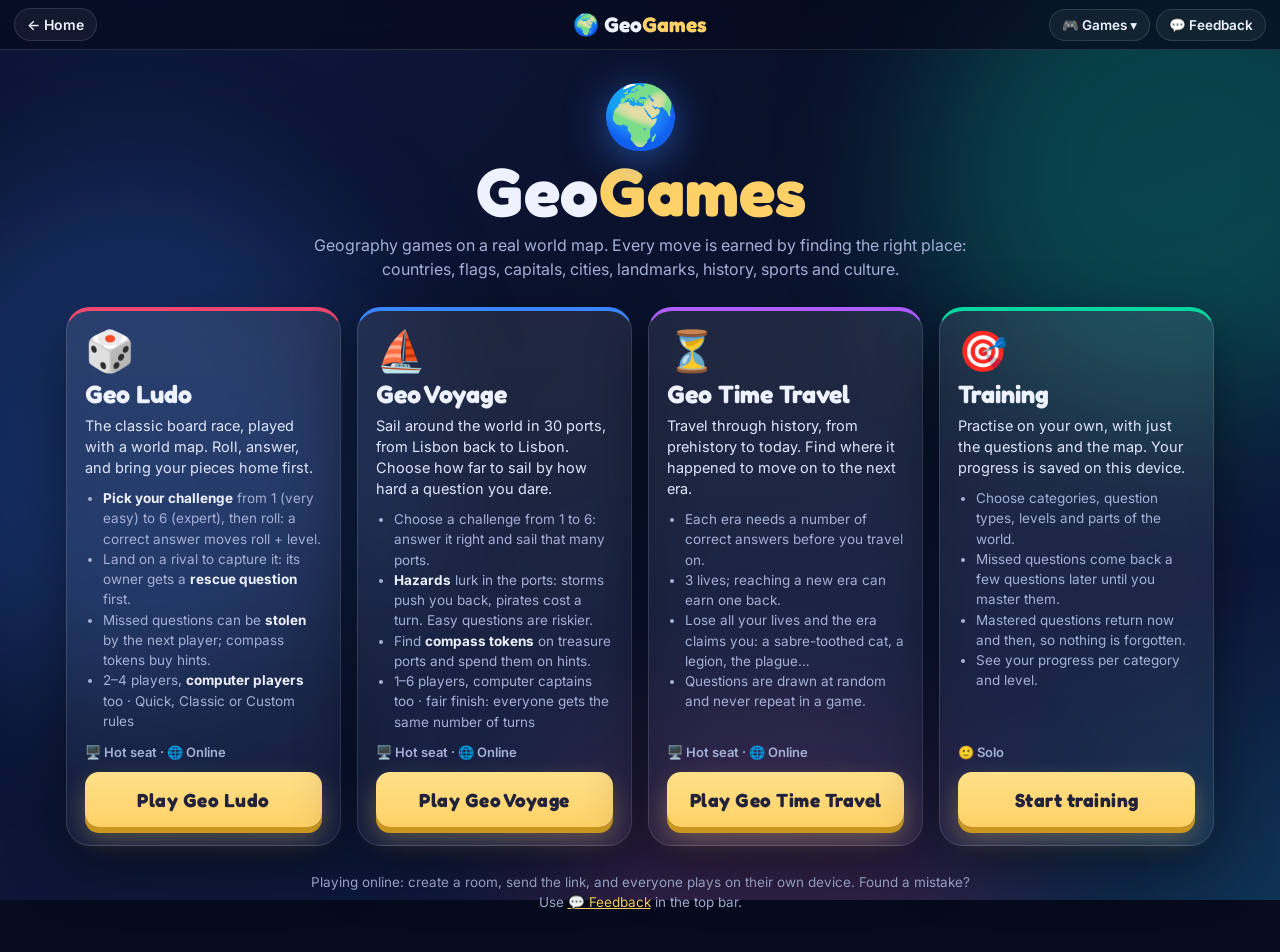
<file: index.html>
<!doctype html>
<html lang="en">
<head>
  <meta charset="utf-8">
  <meta name="viewport" content="width=device-width, initial-scale=1, viewport-fit=cover">
  <title>GeoGames — Geography games on the world map</title>
  <meta name="description" content="GeoGames: geography board and race games played on a real world map. Geo Ludo, Geo Voyage, Geo Time Travel and Training. Play on one device or online with friends.">
  <meta name="theme-color" content="#0b1230">
  <script>
    // Old Voyage invitation links pointed here (index.html?room=CODE): send them on to Voyage.
    if (/[?&]room=/.test(location.search)) location.replace('voyage.html' + location.search);
  </script>
  <link rel="preconnect" href="https://fonts.googleapis.com">
  <link rel="preconnect" href="https://fonts.gstatic.com" crossorigin>
  <link href="https://fonts.googleapis.com/css2?family=Fredoka:wght@500;600;700&family=Inter:wght@400;500;600;700&display=swap" rel="stylesheet">
  <link rel="stylesheet" href="css/style.css">
  <link rel="stylesheet" href="css/nav.css">
  <link rel="stylesheet" href="css/hub.css">
  <link rel="icon" href="data:image/svg+xml,<svg xmlns='http://www.w3.org/2000/svg' viewBox='0 0 100 100'><text y='.9em' font-size='90'>🌍</text></svg>">
</head>
<body class="hub">
  <div class="sky" aria-hidden="true"><span></span><span></span><span></span></div>

  <main class="hub-main">
    <header class="hub-hero">
      <div class="logo-globe" aria-hidden="true">🌍</div>
      <h1>Geo<span>Games</span></h1>
      <p>Geography games on a real world map. Every move is earned by finding the right place: countries, flags, capitals, cities, landmarks, history, sports and culture.</p>
    </header>

    <section class="hub-grid" aria-label="Games">
      <article class="hub-card" style="--gc:#ef476f">
        <div class="hub-icon" aria-hidden="true">🎲</div>
        <h2>Geo Ludo</h2>
        <p class="hub-desc">The classic board race, played with a world map. Roll, answer, and bring your pieces home first.</p>
        <ul>
          <li><b>Pick your challenge</b> from 1 (very easy) to 6 (expert), then roll: a correct answer moves roll + level.</li>
          <li>Land on a rival to capture it: its owner gets a <b>rescue question</b> first.</li>
          <li>Missed questions can be <b>stolen</b> by the next player; compass tokens buy hints.</li>
          <li>2–4 players, <b>computer players</b> too · Quick, Classic or Custom rules</li>
        </ul>
        <p class="hub-modes">🖥️ Hot seat · 🌐 Online</p>
        <a class="btn-primary big hub-play" href="ludo/">Play Geo Ludo</a>
      </article>

      <article class="hub-card" style="--gc:#3a86ff">
        <div class="hub-icon" aria-hidden="true">⛵</div>
        <h2>Geo Voyage</h2>
        <p class="hub-desc">Sail around the world in 30 ports, from Lisbon back to Lisbon. Choose how far to sail by how hard a question you dare.</p>
        <ul>
          <li>Choose a challenge from 1 to 6: answer it right and sail that many ports.</li>
          <li><b>Hazards</b> lurk in the ports: storms push you back, pirates cost a turn. Easy questions are riskier.</li>
          <li>Find <b>compass tokens</b> on treasure ports and spend them on hints.</li>
          <li>1–6 players, computer captains too · fair finish: everyone gets the same number of turns</li>
        </ul>
        <p class="hub-modes">🖥️ Hot seat · 🌐 Online</p>
        <a class="btn-primary big hub-play" href="voyage.html">Play Geo Voyage</a>
      </article>

      <article class="hub-card" style="--gc:#b15cff" id="tt-card">
        <div class="hub-icon" aria-hidden="true">⏳</div>
        <h2>Geo Time Travel</h2>
        <p class="hub-desc">Travel through history, from prehistory to today. Find where it happened to move on to the next era.</p>
        <ul>
          <li>Each era needs a number of correct answers before you travel on.</li>
          <li>3 lives; reaching a new era can earn one back.</li>
          <li>Lose all your lives and the era claims you: a sabre-toothed cat, a legion, the plague…</li>
          <li>Questions are drawn at random and never repeat in a game.</li>
        </ul>
        <p class="hub-modes">🖥️ Hot seat · 🌐 Online</p>
        <a class="btn-primary big hub-play" href="timetravel.html">Play Geo Time Travel</a>
      </article>

      <article class="hub-card" style="--gc:#06d6a0">
        <div class="hub-icon" aria-hidden="true">🎯</div>
        <h2>Training</h2>
        <p class="hub-desc">Practise on your own, with just the questions and the map. Your progress is saved on this device.</p>
        <ul>
          <li>Choose categories, question types, levels and parts of the world.</li>
          <li>Missed questions come back a few questions later until you master them.</li>
          <li>Mastered questions return now and then, so nothing is forgotten.</li>
          <li>See your progress per category and level.</li>
        </ul>
        <p class="hub-modes">🙂 Solo</p>
        <a class="btn-primary big hub-play" href="train.html">Start training</a>
      </article>
    </section>

    <p class="hub-foot">Playing online: create a room, send the link, and everyone plays on their own device. Found a mistake? Use <a href="#" id="hub-fb">💬 Feedback</a> in the top bar.</p>
  </main>

  <script src="js/dialog.js"></script>
  <script src="js/nav.js"></script>
  <script>document.getElementById('hub-fb').addEventListener('click', (e) => { e.preventDefault(); GeoGames.openFeedback(); });</script>
</body>
</html>
</file>
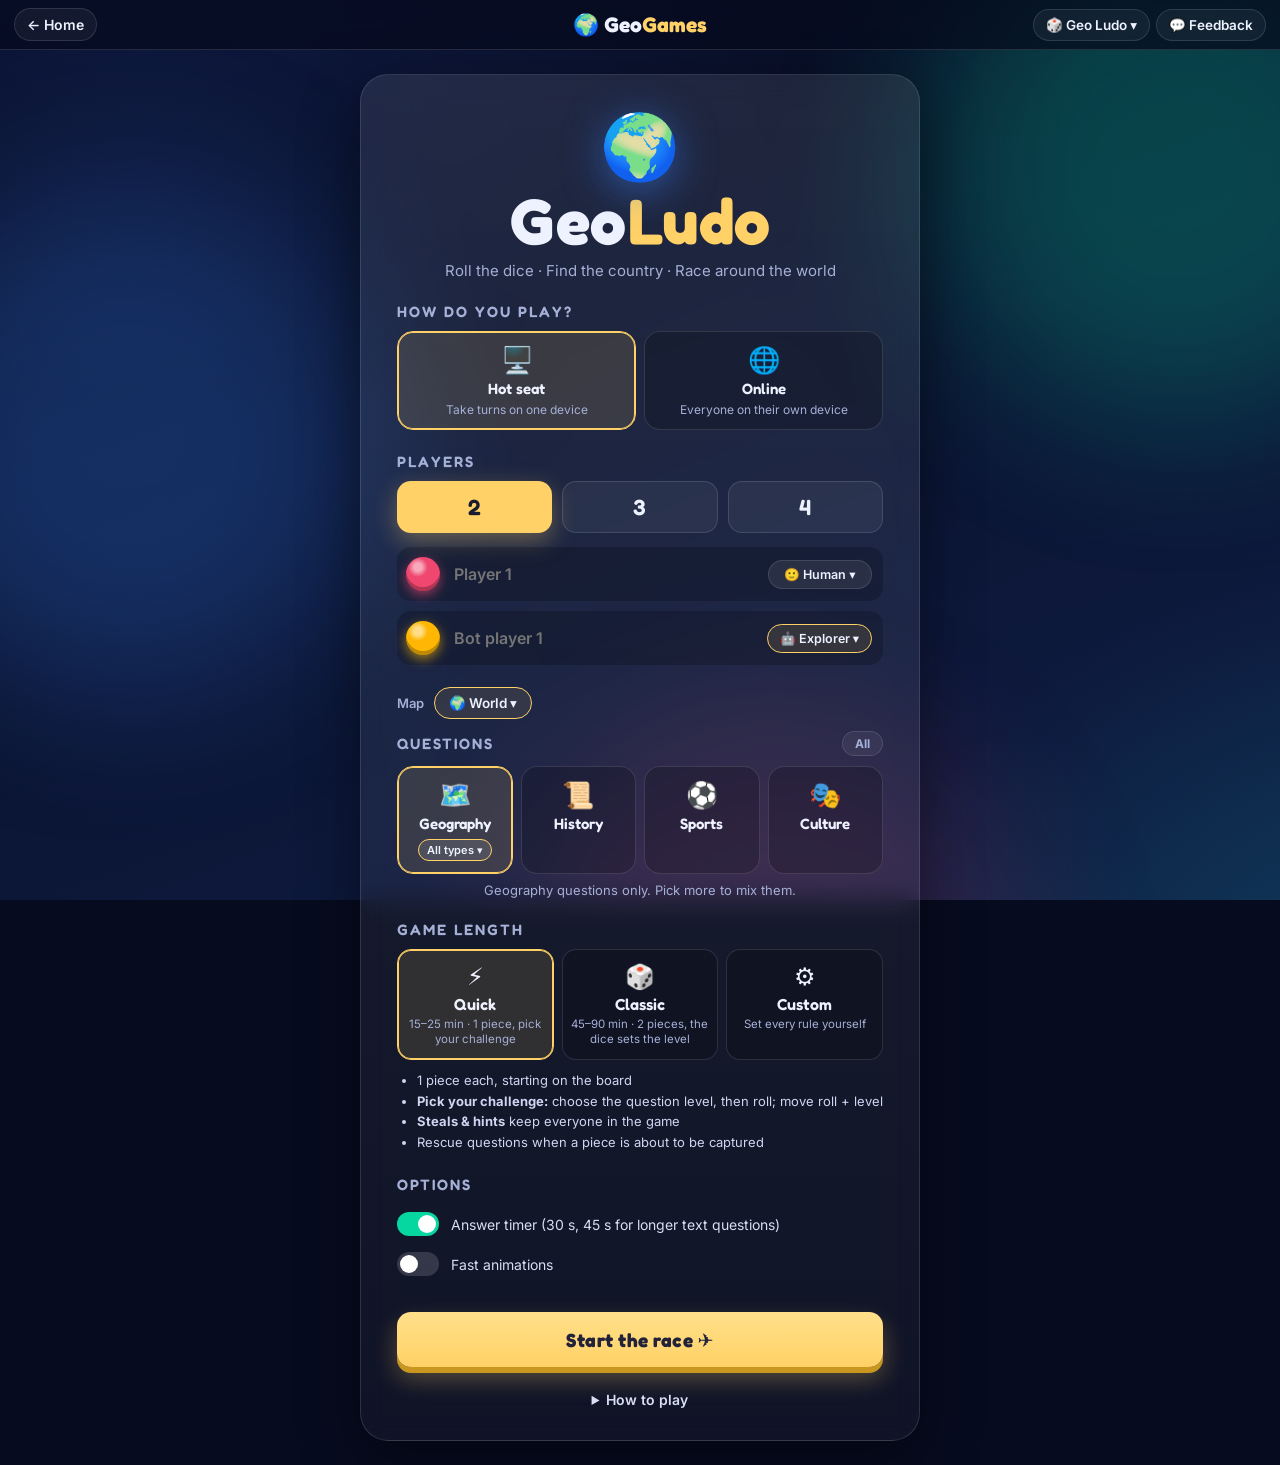
<file: ludo/index.html>
<!doctype html>
<html lang="en">
<head>
  <meta charset="utf-8">
  <meta name="viewport" content="width=device-width, initial-scale=1">
  <title>Geo Ludo — The World Race · GeoGames</title>
  <meta name="description" content="A geography board game inspired by Ludo. Roll the dice, pick your challenge, find the country on the map, race to the finish.">
  <link rel="preconnect" href="https://fonts.googleapis.com">
  <link rel="preconnect" href="https://fonts.gstatic.com" crossorigin>
  <link href="https://fonts.googleapis.com/css2?family=Fredoka:wght@500;600;700&family=Inter:wght@400;500;600;700&display=swap" rel="stylesheet">
  <link rel="stylesheet" href="css/style.css">
  <link rel="stylesheet" href="../css/physical.css">
  <link rel="stylesheet" href="../css/nav.css">
  <link rel="icon" href="data:image/svg+xml,<svg xmlns='http://www.w3.org/2000/svg' viewBox='0 0 100 100'><text y='.9em' font-size='90'>🌍</text></svg>">
</head>
<body>
  <div class="sky" aria-hidden="true"><span></span><span></span><span></span></div>

  <!-- ============ SETUP SCREEN ============ -->
  <section id="setup" class="screen active">
    <div class="setup-card">
      <div class="logo">
        <div class="logo-globe" aria-hidden="true">🌍</div>
        <h1>Geo<span>Ludo</span></h1>
        <p class="tagline">Roll the dice · Find the country · Race around the world</p>
      </div>

      <div id="resume-card" class="resume-card" hidden>
        <div><b>Game in progress</b><small id="resume-info"></small></div>
        <button type="button" id="resume-btn" class="btn-primary">Resume ▶</button>
        <button type="button" id="discard-btn" class="link-btn">Discard</button>
      </div>

      <div id="join-banner" class="join-banner" hidden>
        <b>You're invited to a GeoLudo game!</b>
        <span>Enter your name and join room <code id="join-code"></code>.</span>
      </div>

      <div class="setup-section" id="format-section">
        <h2>How do you play?</h2>
        <div class="format-grid">
          <button type="button" class="format-btn active" data-format="hotseat"><span>🖥️</span><b>Hot seat</b><small>Take turns on one device</small></button>
          <button type="button" class="format-btn" data-format="online"><span>🌐</span><b>Online</b><small>Everyone on their own device</small></button>
        </div>
      </div>

      <div class="setup-section" id="online-section" hidden>
        <h2>Your name</h2>
        <input id="my-name" class="name-input" maxlength="16" placeholder="Explorer …" autocomplete="nickname">
        <p class="hint-line" id="online-note">Choose the questions and rules below, then create a room: you'll get a link for your friends, and there you can add bots and, with Custom rules, set each player's pieces.</p>
        <button type="button" id="join-btn" class="btn-primary big" hidden>Join the game</button>
        <p class="hint-line" id="net-status"></p>
      </div>

      <div class="setup-section" id="players-section">
        <h2>Players <span class="h2-note" id="pieces-note" hidden>· pieces each</span></h2>
        <div class="count-picker" role="radiogroup" aria-label="Number of players">
          <button type="button" data-count="2" class="count-btn">2</button>
          <button type="button" data-count="3" class="count-btn">3</button>
          <button type="button" data-count="4" class="count-btn active">4</button>
        </div>
        <div id="player-inputs" class="player-inputs"></div>
      </div>

      <div class="setup-section" id="cat-section">
        <div class="scope-row"><span>Map</span><button type="button" class="scope-btn" id="scope-btn" aria-haspopup="listbox"></button></div>
        <h2 class="h2-row">Questions <button type="button" class="all-btn" id="cat-all" aria-pressed="false" title="All categories (again: back to your last choice)">All</button></h2>
        <div class="cat-grid" id="cat-chips">
          <button type="button" class="cat-btn" data-cat="geo"><span>🗺️</span><b>Geography</b><span class="geo-type" id="geo-type" role="button" tabindex="0" aria-haspopup="listbox" title="Choose the type of geography questions">All types ▾</span></button>
          <button type="button" class="cat-btn" data-cat="history"><span>📜</span><b>History</b></button>
          <button type="button" class="cat-btn" data-cat="sports"><span>⚽</span><b>Sports</b></button>
          <button type="button" class="cat-btn" data-cat="culture"><span>🎭</span><b>Culture</b></button>
        </div>
        <p class="hint-line" id="cat-hint"></p>
      </div>

      <div class="setup-section" id="length-section">
        <h2>Game length</h2>
        <div class="preset-picker" role="radiogroup" aria-label="Game length and rules">
          <button type="button" class="preset-card active" data-preset="quick" role="radio" aria-checked="true">
            <span class="mode-icon">⚡</span><b>Quick</b><small>15–25 min · 1 piece, pick your challenge</small>
          </button>
          <button type="button" class="preset-card" data-preset="classic" role="radio" aria-checked="false">
            <span class="mode-icon">🎲</span><b>Classic</b><small>45–90 min · 2 pieces, the dice sets the level</small>
          </button>
          <button type="button" class="preset-card" data-preset="custom" role="radio" aria-checked="false">
            <span class="mode-icon">⚙️</span><b>Custom</b><small>Set every rule yourself</small>
          </button>
        </div>
        <ul id="preset-summary" class="preset-summary"></ul>
        <div id="custom-rules" class="custom-rules" hidden>
          <label class="toggle"><input type="checkbox" id="opt-choose"><span class="sw"></span><span><b>Pick your challenge:</b> choose the question level, then roll, and move roll + level (otherwise the dice sets the level)</span></label>
          <label class="toggle"><input type="checkbox" id="opt-board"><span class="sw"></span><span>Pieces start on the board (otherwise a <b>6</b> brings them out)</span></label>
          <label class="toggle"><input type="checkbox" id="opt-steal"><span class="sw"></span><span><b>Steals &amp; hints:</b> a wrong answer can be stolen by the next player; tokens buy hints</span></label>
          <label class="toggle"><input type="checkbox" id="opt-rescue"><span class="sw"></span><span><b>Rescue questions</b> when a piece is about to be captured</span></label>
          <label class="toggle"><input type="checkbox" id="opt-six"><span class="sw"></span><span>A <b>6</b> earns another roll</span></label>
          <label class="toggle"><input type="checkbox" id="opt-exact"><span class="sw"></span><span>Exact roll needed to reach the finish</span></label>
        </div>
      </div>

      <div class="setup-section" id="options-section">
        <h2>Options</h2>
        <label class="toggle"><input type="checkbox" id="opt-timer" checked><span class="sw"></span><span>Answer timer (30 s, 45 s for longer text questions)</span></label>
        <label class="toggle"><input type="checkbox" id="opt-fast"><span class="sw"></span><span>Fast animations</span></label>
      </div>

      <button id="start-btn" class="btn-primary big">Start the race ✈️</button>
      <button type="button" id="create-btn" class="btn-primary big" hidden>Create a room 🌐</button>
      <div class="v-links">
      <details class="howto">
        <summary>How to play</summary>
        <ul>
          <li><b>Goal:</b> race your pieces around the board and into the centre. Every move is earned by clicking the right country (or US state / Canadian province) on the map.</li>
          <li><b>Pick your challenge</b> (Quick): first choose a question level from 1 (very easy) to 6 (expert), then roll. Answer correctly to move <b>roll + level</b> squares. Hard questions get you there faster. In Classic, the number rolled is the level and you move that many squares.</li>
          <li><b>Steals &amp; hints:</b> if you answer wrong, the next player can steal the question. A correct steal earns a 🧭 compass token, and so does an expert answer. Spend a token during a question to highlight the right region of the map.</li>
          <li>⚔️ <b>Captures:</b> land on a rival piece to send it back. Its owner first gets a <b>rescue question</b>: the further the piece has travelled, the harder the question. 🛡️ Shield squares are safe.</li>
          <li>Classic: a piece leaves home only on a <b>6</b> (no question needed), with 3 attempts when nothing is on the board. A 6 earns another roll.</li>
          <li><b>Online:</b> choose <i>Online</i>, create a room and send the link; everyone plays on their own device. If someone loses connection, a bot plays for them after 20 seconds until they are back.</li>
          <li>Play with friends on one screen, or add 🤖 computer players. Questions don't repeat from one game to the next until all of them have been asked.</li>
          <li>On the map: scroll or pinch to zoom, drag to pan. Tiny nations are marked with dots. Keys: <kbd>Space</kbd> roll, <kbd>1</kbd>–<kbd>6</kbd> choose, <kbd>H</kbd> hint, <kbd>Enter</kbd> continue.</li>
        </ul>
      </details>
      </div>
    </div>
  </section>

  <!-- ============ LOBBY (online) ============ -->
  <section id="lobby" class="screen">
    <div class="setup-card">
      <h2 class="lobby-title">🌐 Room <code id="room-code"></code></h2>
      <div class="share-box">
        <input id="share-link" readonly aria-label="Invitation link">
        <button type="button" id="copy-btn" class="btn-ghost">Copy</button>
        <button type="button" id="share-btn" class="btn-ghost" hidden>Share</button>
      </div>
      <p class="hint-line">Send this link to your friends. They open it on their own device and join.</p>
      <h3 class="crew-title">Players <small id="crew-count"></small></h3>
      <ul id="crew" class="crew"></ul>
      <button type="button" id="add-bot-btn" class="btn-ghost add-bot" hidden>🤖 Add a computer player</button>
      <p class="hint-line" id="lobby-rules"></p>
      <button type="button" id="lobby-start-btn" class="btn-primary big">Start the race ✈️</button>
      <p class="hint-line" id="lobby-wait" hidden>Waiting for the host to start…</p>
      <button type="button" id="leave-btn" class="link-btn">Leave room</button>
    </div>
  </section>

  <!-- ============ GAME SCREEN ============ -->
  <section id="game" class="screen">
    <header class="topbar">
      <div class="brand"><span class="brand-name">🌍 Geo<span>Ludo</span></span> <small id="mode-chip" class="mode-chip"></small></div>
      <div id="turn-pill" class="turn-pill"><span class="dot"></span><span id="turn-name">—</span><span class="turn-label">'s turn</span></div>
      <div class="top-actions">
        <button id="sound-btn" class="icon-btn" title="Toggle sound" aria-label="Toggle sound">🔊</button>
        <button id="menu-btn" class="icon-btn" title="New game" aria-label="New game">⟲</button>
      </div>
    </header>

    <main class="layout">
      <div class="stage" id="stage">
        <div class="prism flat" id="prism">
          <!-- Front face: board -->
          <div class="face face-board">
            <div class="board-wrap" id="board-wrap">
              <svg id="board" viewBox="-16 -16 632 632" aria-label="Game board"></svg>
            </div>
            <div id="level-picker" class="level-picker" hidden>
              <div class="lp-title"><b id="lp-who"></b> <span id="lp-sub"></span></div>
              <div id="lp-btns" class="lp-btns"></div>
            </div>
          </div>
          <!-- Bottom face: map -->
          <div class="face face-map">
            <div class="quiz-card" id="quiz-card">
              <div class="quiz-meta">
                <span id="q-diff" class="chip lvl">Easy</span>
                <span id="q-tag" class="chip ghost tag">Country</span>
                <span id="q-player" class="chip player-chip"></span>
                <span id="q-steps" class="chip ghost"></span>
              </div>
              <div class="quiz-main">
                <img id="q-flag" class="q-flag" alt="Flag to identify" hidden>
                <div class="q-text">
                  <div id="q-kind" class="q-kind">Find the country</div>
                  <div id="q-prompt" class="q-prompt">France</div>
                </div>
                <button type="button" id="hint-btn" class="hint-btn" hidden title="Spend a compass token to highlight the right region (H)">🧭 Hint <b id="hint-count"></b></button>
                <div class="timer" id="timer" hidden>
                  <svg viewBox="0 0 44 44"><circle cx="22" cy="22" r="19" class="t-bg"/><circle cx="22" cy="22" r="19" class="t-fg" id="timer-ring"/></svg>
                  <span id="timer-num">30</span>
                </div>
              </div>
            </div>
            <div class="map-wrap" id="map-wrap">
              <svg id="map" aria-label="World map"></svg>
              <div class="map-controls">
                <button type="button" data-zoom="in" aria-label="Zoom in">+</button>
                <button type="button" data-zoom="out" aria-label="Zoom out">−</button>
                <button type="button" data-zoom="reset" aria-label="Reset view">⤢</button>
              </div>
              <div class="map-hint">Scroll / pinch to zoom · drag to pan · tiny nations are marked with dots</div>
              <div class="result" id="result" hidden>
                <div class="result-icon" id="result-icon">✓</div>
                <div class="result-text">
                  <div id="result-title" class="result-title">Correct!</div>
                  <div id="result-sub" class="result-sub"></div>
                </div>
                <button id="pass-btn" class="btn-ghost" hidden>Pass</button>
                <button id="continue-btn" class="btn-primary">Continue ⏎</button>
              </div>
            </div>
          </div>
        </div>
      </div>

      <aside class="sidebar">
        <div class="panel dice-panel">
          <div class="dice-scene" id="dice-scene" title="Roll the dice">
            <div class="dice" id="dice">
              <!-- a smaller solid cube inside fills the corners left open by the rounded faces -->
              <div class="dcore c1"></div><div class="dcore c2"></div><div class="dcore c3"></div><div class="dcore c4"></div><div class="dcore c5"></div><div class="dcore c6"></div>
              <div class="df f1"><i></i></div>
              <div class="df f2"><i></i><i></i></div>
              <div class="df f3"><i></i><i></i><i></i></div>
              <div class="df f4"><i></i><i></i><i></i><i></i></div>
              <div class="df f5"><i></i><i></i><i></i><i></i><i></i></div>
              <div class="df f6"><i></i><i></i><i></i><i></i><i></i><i></i></div>
            </div>
          </div>
          <button id="roll-btn" class="btn-primary roll-btn">Roll the dice <kbd>Space</kbd></button>
          <div id="status" class="status">Roll to get a question!</div>
        </div>

        <div class="panel">
          <h3>Standings</h3>
          <div class="zone-legend" id="zone-legend" title="Difficulty of the rescue question if a rival lands on your piece, from start to finish">
            🛡️ <span>start</span><span class="zl"><i style="--zc:var(--l1)"></i><i style="--zc:var(--l2)"></i><i style="--zc:var(--l3)"></i><i style="--zc:var(--l4)"></i><i style="--zc:var(--l5)"></i><i style="--zc:var(--l6)"></i><i class="safe"></i></span><span>finish</span>
          </div>
          <ol id="standings" class="standings"></ol>
        </div>

        <div class="panel log-panel">
          <h3>Journey log</h3>
          <ul id="log" class="log"></ul>
        </div>
      </aside>
    </main>
  </section>

  <!-- ============ WIN OVERLAY ============ -->
  <div id="win" class="overlay" hidden>
    <div class="win-card">
      <div class="trophy">🏆</div>
      <h2><span id="win-name">Player</span> conquers the world!</h2>
      <p id="win-stats"></p>
      <ol id="win-table" class="win-table"></ol>
      <div class="win-actions">
        <button id="again-btn" class="btn-primary">Play again</button>
        <button id="setup-btn" class="btn-ghost">Change players</button>
      </div>
    </div>
  </div>

  <canvas id="confetti" aria-hidden="true"></canvas>

  <script src="../data/world.js"></script>
  <script src="../data/history.js"></script>
  <script src="../data/culture.js"></script>
  <script src="../data/sports.js"></script>
  <script src="../data/geo-extra.js"></script>
  <script src="../data/regions.js"></script>
  <script src="../data/physical.js"></script>
  <script src="js/fx.js"></script>
  <script src="js/board.js"></script>
  <script src="../js/map.js"></script>
  <script src="../js/quiz.js"></script>
  <script src="js/dialog.js"></script>
  <script src="../js/nav.js"></script>
  <script src="js/game.js"></script>
  <script src="js/net.js"></script>
  <script src="js/online.js"></script>
</body>
</html>
</file>
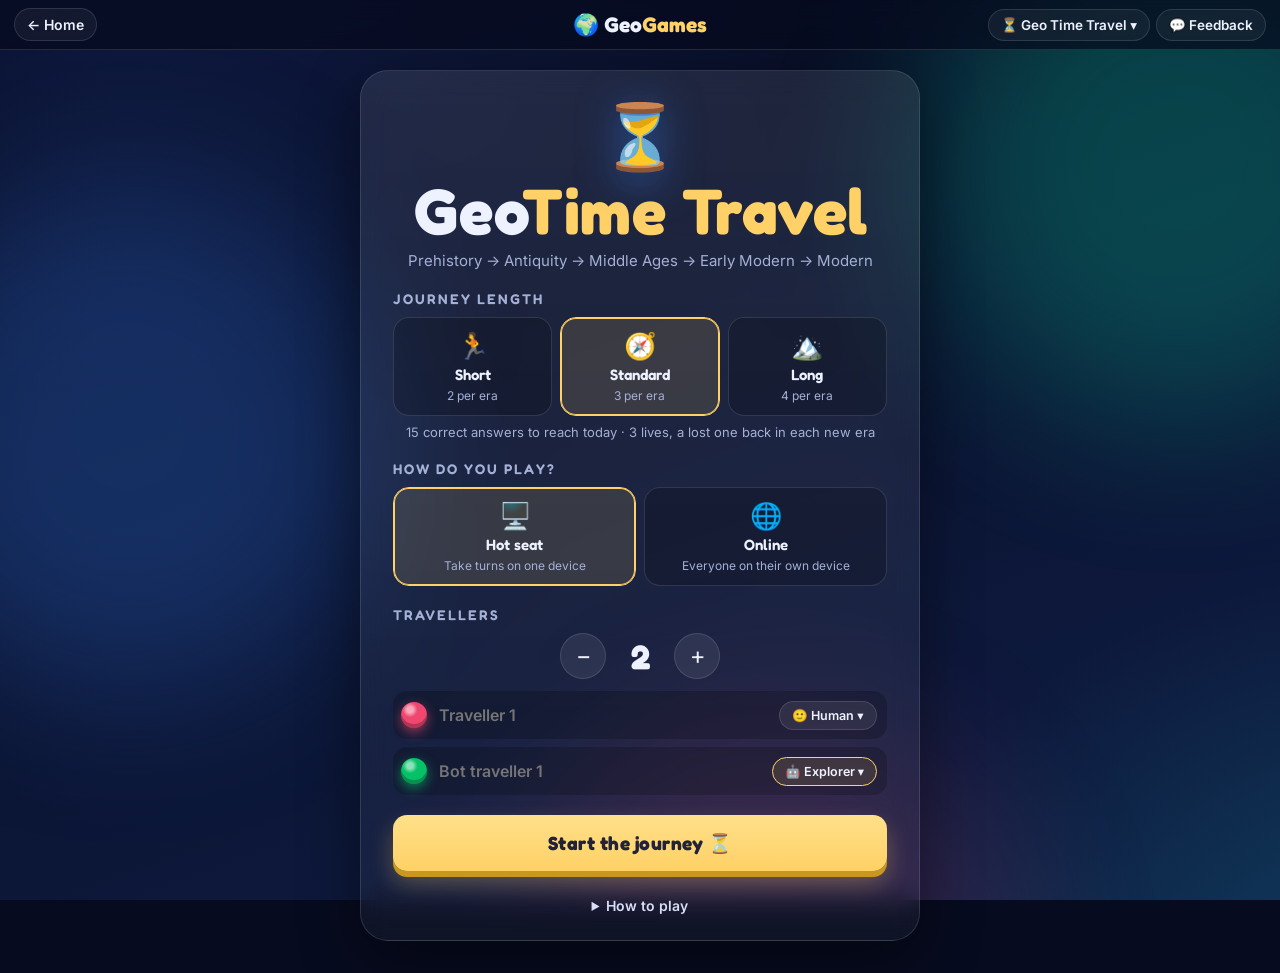
<file: timetravel.html>
<!doctype html>
<html lang="en">
<head>
  <meta charset="utf-8">
  <meta name="viewport" content="width=device-width, initial-scale=1, viewport-fit=cover">
  <title>Geo Time Travel — From Prehistory to Today · GeoGames</title>
  <meta name="description" content="A history race on the world map: travel from prehistory to today by finding where it happened. Three lives, five eras. Play on one device or online with friends.">
  <meta name="theme-color" content="#0b1230">
  <link rel="preconnect" href="https://fonts.googleapis.com">
  <link rel="preconnect" href="https://fonts.gstatic.com" crossorigin>
  <link href="https://fonts.googleapis.com/css2?family=Fredoka:wght@500;600;700&family=Inter:wght@400;500;600;700&display=swap" rel="stylesheet">
  <link rel="stylesheet" href="css/style.css">
  <link rel="stylesheet" href="css/voyage.css">
  <link rel="stylesheet" href="css/timetravel.css">
  <link rel="stylesheet" href="css/nav.css">
  <link rel="icon" href="data:image/svg+xml,<svg xmlns='http://www.w3.org/2000/svg' viewBox='0 0 100 100'><text y='.9em' font-size='90'>⏳</text></svg>">
</head>
<body class="voyage timetravel">
  <div class="sky" aria-hidden="true"><span></span><span></span><span></span></div>

  <!-- ============ SETUP ============ -->
  <section id="setup" class="v-screen active">
    <div class="v-card setup">
      <div class="logo">
        <div class="logo-globe" aria-hidden="true">⏳</div>
        <h1>Geo<span>Time Travel</span></h1>
        <p class="tagline">Prehistory → Antiquity → Middle Ages → Early Modern → Modern</p>
      </div>

      <div id="join-banner" class="join-banner" hidden>
        <b>You're invited to travel through time!</b>
        <span>Enter your name and join room <code id="join-code"></code>.</span>
      </div>

      <div class="v-section" id="length-section">
        <h2>Journey length</h2>
        <div class="format-grid three" id="length-grid">
          <button type="button" class="format-btn" data-need="2"><span>🏃</span><b>Short</b><small>2 per era</small></button>
          <button type="button" class="format-btn" data-need="3"><span>🧭</span><b>Standard</b><small>3 per era</small></button>
          <button type="button" class="format-btn" data-need="4"><span>🏔️</span><b>Long</b><small>4 per era</small></button>
        </div>
        <p class="hint-line" id="length-hint"></p>
      </div>

      <div class="v-section" id="format-section">
        <h2>How do you play?</h2>
        <div class="format-grid">
          <button type="button" class="format-btn active" data-format="hotseat"><span>🖥️</span><b>Hot seat</b><small>Take turns on one device</small></button>
          <button type="button" class="format-btn" data-format="online"><span>🌐</span><b>Online</b><small>Everyone on their own device</small></button>
        </div>
      </div>

      <div class="v-section" id="hotseat-section">
        <h2>Travellers</h2>
        <div class="stepper">
          <button type="button" id="minus-btn" aria-label="Fewer players">−</button>
          <b id="count-num">2</b>
          <button type="button" id="plus-btn" aria-label="More players">+</button>
        </div>
        <div id="name-list" class="name-list"></div>
        <button id="start-btn" class="btn-primary big">Start the journey ⏳</button>
      </div>

      <div class="v-section" id="online-section" hidden>
        <h2>Your name</h2>
        <input id="my-name" class="name-input" maxlength="16" placeholder="Traveller …" autocomplete="nickname">
        <button id="create-btn" class="btn-primary big">Create a room</button>
        <button id="join-btn" class="btn-primary big" hidden>Join the journey</button>
        <p class="hint-line" id="net-status"></p>
      </div>

      <div class="v-links">
        <details>
          <summary>How to play</summary>
          <ul>
            <li>You travel through five eras: <b>Prehistory, Antiquity, the Middle Ages, the Early Modern age and the Modern age</b>, then home to today.</li>
            <li>On your turn you get a history question from your current era. Answer it by tapping the right country on the map.</li>
            <li>Each era needs a number of correct answers (2, 3 or 4, as chosen) before you travel on to the next.</li>
            <li>You start with <b>3 lives</b>. A wrong answer, or running out of time, costs one; arriving in a new era gives a lost one back (never more than 3).</li>
            <li>Lose your last life and the era claims you: a sabre-toothed cat, Spartan warriors, the plague, pirates… You are out.</li>
            <li>The first traveller to reach today ends the journey; the round is finished so everyone has the same number of turns. Eliminated travellers sit out while the others play on; if nobody reaches today, the journey ends when the last one is out, and the one who got furthest wins.</li>
            <li>Questions are drawn at random and never repeat in a game.</li>
          </ul>
        </details>
      </div>
    </div>
  </section>

  <!-- ============ LOBBY (online) ============ -->
  <section id="lobby" class="v-screen">
    <div class="v-card setup">
      <h2 class="lobby-title">⏳ Room <code id="room-code"></code></h2>
      <div class="share-box">
        <input id="share-link" readonly aria-label="Invitation link">
        <button type="button" id="copy-btn" class="btn-ghost">Copy</button>
        <button type="button" id="share-btn" class="btn-ghost" hidden>Share</button>
      </div>
      <p class="hint-line">Send this link to your friends. They open it on their own device and join.</p>
      <h3>Travellers <small id="crew-count"></small></h3>
      <ul id="crew" class="crew"></ul>
      <button type="button" id="add-bot-btn" class="btn-ghost add-bot" hidden>🤖 Add a computer traveller</button>
      <p class="hint-line" id="lobby-rules"></p>
      <button id="lobby-start-btn" class="btn-primary big">Start the journey ⏳</button>
      <p class="hint-line" id="lobby-wait" hidden>Waiting for the host to start…</p>
      <button type="button" id="leave-btn" class="link-btn">Leave room</button>
    </div>
  </section>

  <!-- ============ GAME ============ -->
  <section id="game" class="v-screen">
    <header class="v-top">
      <button type="button" id="menu-btn" class="icon-btn" aria-label="Menu">☰</button>
      <div class="v-players" id="v-players"></div>
      <button type="button" id="sound-btn" class="icon-btn" aria-label="Toggle sound">🔊</button>
    </header>

    <div class="map-wrap v-map" id="map-wrap">
      <svg id="map" aria-label="World map"></svg>
      <div class="map-controls">
        <button type="button" data-zoom="in" aria-label="Zoom in">+</button>
        <button type="button" data-zoom="out" aria-label="Zoom out">−</button>
        <button type="button" data-zoom="reset" aria-label="Reset view">⤢</button>
      </div>

      <div class="quiz-card v-quiz" id="quiz-card" hidden>
        <div class="quiz-meta">
          <span id="q-era" class="chip era-chip"></span>
          <span id="q-who" class="chip player-chip"></span>
          <span id="q-lives" class="chip ghost"></span>
        </div>
        <div class="quiz-main">
          <div class="q-text">
            <div id="q-kind" class="q-kind">Tap the country on the map</div>
            <div id="q-prompt" class="q-prompt long"></div>
          </div>
          <div class="timer" id="timer" hidden>
            <svg viewBox="0 0 44 44"><circle cx="22" cy="22" r="19" class="t-bg"/><circle cx="22" cy="22" r="19" class="t-fg" id="timer-ring"/></svg>
            <span id="timer-num">45</span>
          </div>
        </div>
      </div>

      <div class="v-panel" id="panel">
        <div class="v-panel-head"><span class="dot" id="panel-dot"></span><b id="panel-title"></b><span id="panel-sub"></span></div>
        <div class="tt-timeline" id="timeline"></div>
        <div class="v-result" id="result" hidden>
          <div class="result-icon" id="result-icon">✓</div>
          <div class="result-text"><div class="result-title" id="result-title"></div><div class="result-sub" id="result-sub"></div></div>
        </div>
        <button type="button" id="next-btn" class="btn-primary" hidden>Next ⏎</button>
      </div>
    </div>
  </section>

  <!-- ============ ELIMINATION ============ -->
  <div id="doom" class="overlay doom" hidden>
    <div class="doom-card">
      <div class="doom-threat" id="doom-icon"></div>
      <h2 id="doom-title"></h2>
      <p id="doom-text"></p>
    </div>
  </div>

  <!-- ============ FINISH ============ -->
  <div id="finish" class="overlay" hidden>
    <div class="win-card">
      <div class="trophy" id="win-icon">🏆</div>
      <h2 id="win-title"></h2>
      <p id="win-sub"></p>
      <ol id="podium" class="win-table"></ol>
      <div class="win-actions">
        <button id="again-btn" class="btn-primary">Travel again</button>
        <button id="home-btn" class="btn-ghost">Menu</button>
      </div>
    </div>
  </div>

  <!-- ============ MENU ============ -->
  <div id="menu" class="overlay" hidden>
    <div class="win-card menu-card">
      <h2>⏳ Journey paused</h2>
      <p id="menu-room"></p>
      <div class="win-actions column">
        <button id="resume-btn" class="btn-primary">Back to the game</button>
        <button id="copy2-btn" class="btn-ghost" hidden>Copy invitation link</button>
        <button id="quit-btn" class="btn-ghost">Leave the journey</button>
      </div>
    </div>
  </div>

  <canvas id="confetti" aria-hidden="true"></canvas>

  <script>window.NET_TOPIC = 'geoludo/timetravel/v1/'; // its own rooms, never mixed with Voyage</script>
  <script src="data/world.js"></script>
  <script src="data/timetravel.js"></script>
  <script src="js/fx.js"></script>
  <script src="js/map.js"></script>
  <script src="js/dialog.js"></script>
  <script src="js/nav.js"></script>
  <script src="js/net.js"></script>
  <script src="js/timetravel.js"></script>
</body>
</html>
</file>
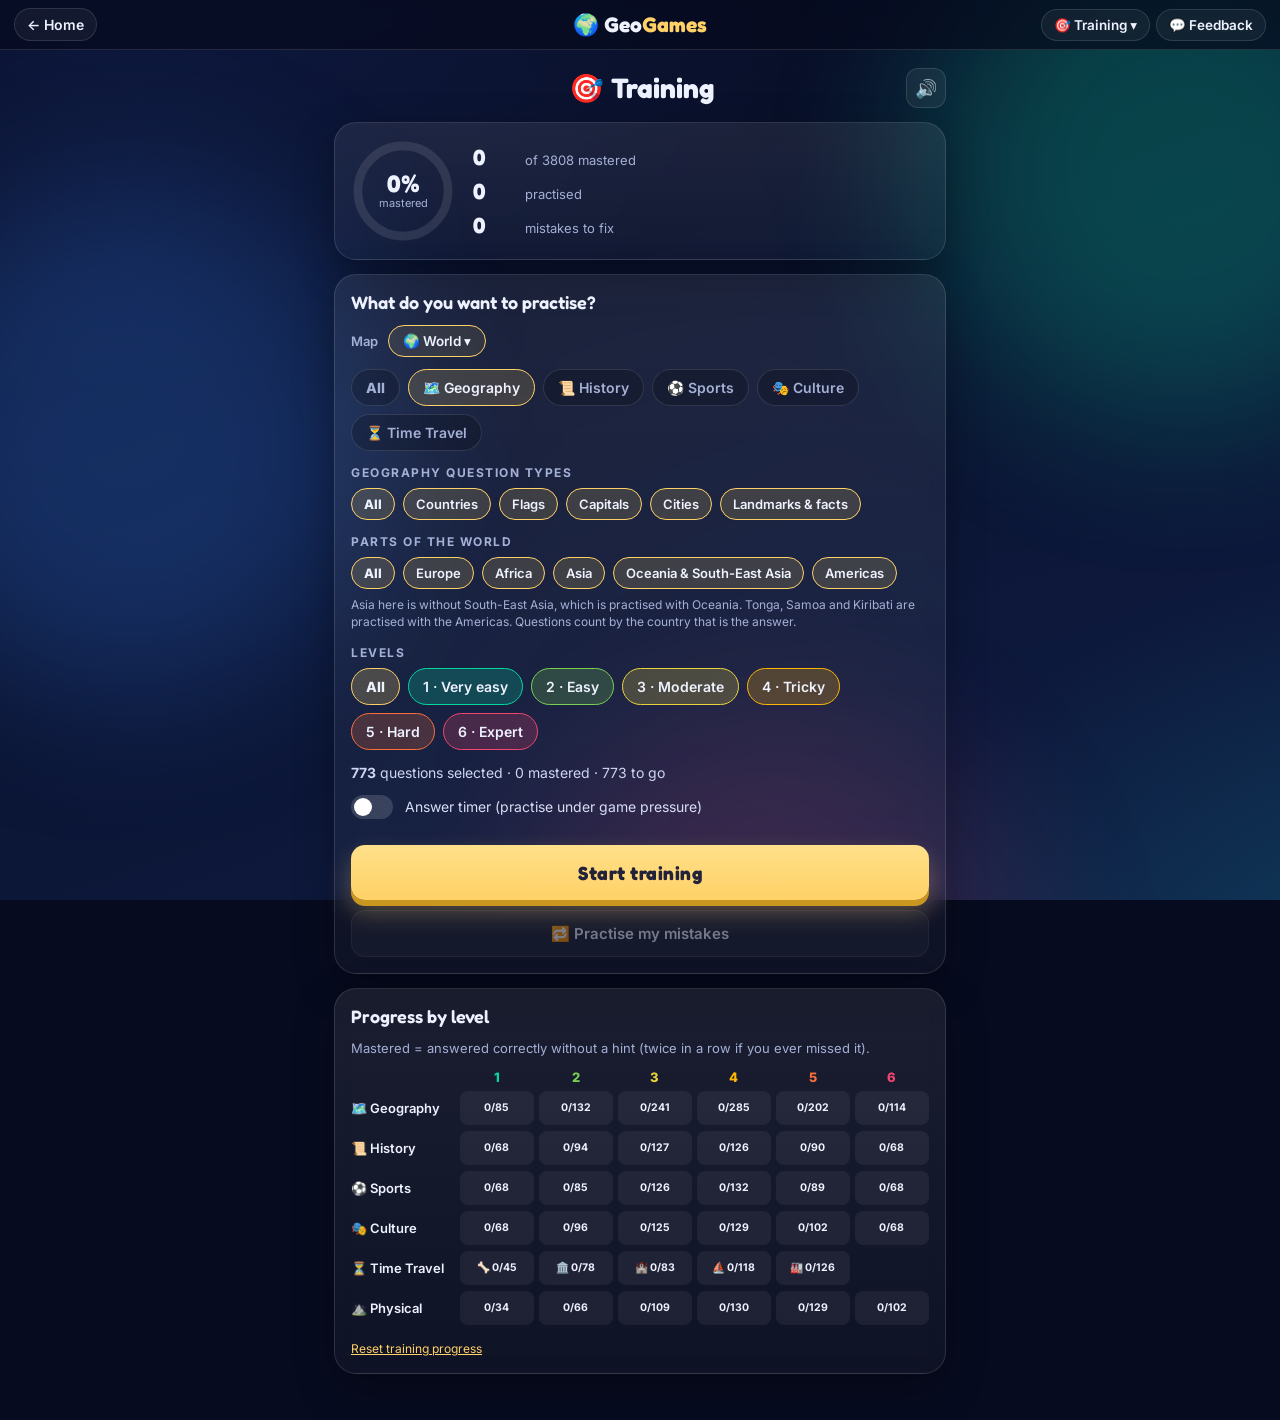
<file: train.html>
<!doctype html>
<html lang="en">
<head>
  <meta charset="utf-8">
  <meta name="viewport" content="width=device-width, initial-scale=1, viewport-fit=cover">
  <title>Training · GeoGames</title>
  <meta name="description" content="Practise GeoLudo questions on your own: pick categories and levels, click the answer on the world map, and master the questions you missed.">
  <meta name="theme-color" content="#0b1230">
  <meta name="apple-mobile-web-app-capable" content="yes">
  <meta name="mobile-web-app-capable" content="yes">
  <meta name="apple-mobile-web-app-title" content="GeoLudo Training">
  <link rel="preconnect" href="https://fonts.googleapis.com">
  <link rel="preconnect" href="https://fonts.gstatic.com" crossorigin>
  <link href="https://fonts.googleapis.com/css2?family=Fredoka:wght@500;600;700&family=Inter:wght@400;500;600;700&display=swap" rel="stylesheet">
  <link rel="stylesheet" href="css/style.css">
  <link rel="stylesheet" href="css/train.css">
  <link rel="stylesheet" href="css/physical.css">
  <link rel="stylesheet" href="css/nav.css">
  <link rel="icon" href="data:image/svg+xml,<svg xmlns='http://www.w3.org/2000/svg' viewBox='0 0 100 100'><text y='.9em' font-size='90'>🎯</text></svg>">
</head>
<body class="train">
  <div class="sky" aria-hidden="true"><span></span><span></span><span></span></div>

  <!-- ============ HOME ============ -->
  <section id="home" class="t-screen active">
    <header class="t-head">
      <span class="t-head-gap" aria-hidden="true"></span>
      <h1>🎯 Training</h1>
      <button type="button" id="sound-btn" class="icon-btn" aria-label="Toggle sound">🔊</button>
    </header>

    <div class="t-card overview">
      <div class="ring" id="ring"><svg viewBox="0 0 120 120"><circle cx="60" cy="60" r="52" class="r-bg"/><circle cx="60" cy="60" r="52" class="r-fg" id="ring-fg"/></svg>
        <div class="ring-text"><b id="ov-pct">0%</b><small>mastered</small></div></div>
      <div class="ov-stats">
        <div><b id="ov-mastered">0</b><span>of <i id="ov-total">0</i> mastered</span></div>
        <div><b id="ov-seen">0</b><span>practised</span></div>
        <div><b id="ov-due">0</b><span>mistakes to fix</span></div>
      </div>
    </div>

    <div class="t-card">
      <h2>What do you want to practise?</h2>
      <div class="scope-row"><span>Map</span><button type="button" class="scope-btn" id="scope-btn" aria-haspopup="listbox"></button></div>
      <div class="chips" id="cat-chips">
        <button type="button" class="chip-btn all-chip" data-all="cats">All</button>
        <button type="button" class="chip-btn" data-cat="geo">🗺️ Geography</button>
        <button type="button" class="chip-btn" data-cat="history">📜 History</button>
        <button type="button" class="chip-btn" data-cat="sports">⚽ Sports</button>
        <button type="button" class="chip-btn" data-cat="culture">🎭 Culture</button>
        <button type="button" class="chip-btn" data-cat="timetravel">⏳ Time Travel</button>
      </div>
      <div id="type-row">
        <h3>Geography question types</h3>
        <div class="chips small" id="type-chips">
          <button type="button" class="chip-btn all-chip" data-all="types">All</button>
          <button type="button" class="chip-btn" data-type="name">Countries</button>
          <button type="button" class="chip-btn" data-type="flag">Flags</button>
          <button type="button" class="chip-btn" data-type="capital">Capitals</button>
          <button type="button" class="chip-btn" data-type="city">Cities</button>
          <button type="button" class="chip-btn" data-type="geoq">Landmarks &amp; facts</button>
        </div>
      </div>
      <div id="ptype-row" hidden>
        <h3>Physical features</h3>
        <div class="chips small" id="ptype-chips">
          <button type="button" class="chip-btn all-chip" data-all="ptypes">All</button>
          <button type="button" class="chip-btn" data-ptype="range">⛰️ Mountain ranges</button>
          <button type="button" class="chip-btn" data-ptype="lowland">🌾 Lowlands</button>
          <button type="button" class="chip-btn" data-ptype="river">〰️ Rivers</button>
          <button type="button" class="chip-btn" data-ptype="lake">💧 Lakes</button>
          <button type="button" class="chip-btn" data-ptype="sea">🌊 Seas &amp; oceans</button>
          <button type="button" class="chip-btn" data-ptype="bay">⚓ Bays &amp; gulfs</button>
          <button type="button" class="chip-btn" data-ptype="peninsula">🏞️ Peninsulas</button>
          <button type="button" class="chip-btn" data-ptype="island">🏝️ Islands</button>
        </div>
        <p class="area-note">A blind map without borders, just for physical geography: it isn't mixed with the other questions. A feature belongs to the part of the world of its nearest country.</p>
      </div>
      <div id="era-row">
        <h3>Time Travel eras</h3>
        <div class="chips small" id="era-chips">
          <button type="button" class="chip-btn all-chip" data-all="eras">All</button>
          <button type="button" class="chip-btn" data-era="0">🦴 Prehistory</button>
          <button type="button" class="chip-btn" data-era="1">🏛️ Antiquity</button>
          <button type="button" class="chip-btn" data-era="2">🏰 Middle Ages</button>
          <button type="button" class="chip-btn" data-era="3">⛵ Early Modern</button>
          <button type="button" class="chip-btn" data-era="4">🏭 Modern</button>
        </div>
        <p class="area-note">The questions of Geo Time Travel: not graded by level, so the level chips don't apply to them.</p>
      </div>
      <div id="area-row">
      <h3>Parts of the world</h3>
      <div class="chips small" id="area-chips">
        <button type="button" class="chip-btn all-chip" data-all="areas">All</button>
        <button type="button" class="chip-btn" data-area="europe">Europe</button>
        <button type="button" class="chip-btn" data-area="africa">Africa</button>
        <button type="button" class="chip-btn" data-area="asia">Asia</button>
        <button type="button" class="chip-btn" data-area="oceania">Oceania &amp; South-East Asia</button>
        <button type="button" class="chip-btn" data-area="americas">Americas</button>
      </div>
      <p class="area-note">Asia here is without South-East Asia, which is practised with Oceania. Tonga, Samoa and Kiribati are practised with the Americas. Questions count by the country that is the answer.</p>
      </div>
      <div id="level-row">
      <h3>Levels</h3>
      <div class="chips levels" id="level-chips">
        <button type="button" class="chip-btn all-chip" data-all="levels" style="--c:var(--accent)">All</button>
        <button type="button" class="chip-btn" data-l="1" style="--c:var(--l1)">1 · Very easy</button>
        <button type="button" class="chip-btn" data-l="2" style="--c:var(--l2)">2 · Easy</button>
        <button type="button" class="chip-btn" data-l="3" style="--c:var(--l3)">3 · Moderate</button>
        <button type="button" class="chip-btn" data-l="4" style="--c:var(--l4)">4 · Tricky</button>
        <button type="button" class="chip-btn" data-l="5" style="--c:var(--l5)">5 · Hard</button>
        <button type="button" class="chip-btn" data-l="6" style="--c:var(--l6)">6 · Expert</button>
      </div>
      </div>
      <p class="avail" id="avail"></p>
      <label class="toggle"><input type="checkbox" id="opt-timer"><span class="sw"></span><span>Answer timer (practise under game pressure)</span></label>
      <div class="t-actions">
        <button type="button" id="start-btn" class="btn-primary big">Start training</button>
        <button type="button" id="mistakes-btn" class="btn-ghost">🔁 Practise my mistakes <b id="mistake-count"></b></button>
      </div>
    </div>

    <div class="t-card">
      <h2>Progress by level</h2>
      <p class="muted">Mastered = answered correctly without a hint (twice in a row if you ever missed it).</p>
      <div id="progress-table" class="progress-table"></div>
      <button type="button" id="reset-btn" class="link-btn">Reset training progress</button>
    </div>
  </section>

  <!-- ============ PLAY ============ -->
  <section id="play" class="t-screen">
    <div class="t-top">
      <button type="button" id="end-btn" class="icon-btn" aria-label="End training">✕</button>
      <div class="t-score">
        <span class="ok" title="Correct">✓ <b id="s-ok">0</b></span>
        <span class="bad" title="Wrong">✗ <b id="s-bad">0</b></span>
        <span class="streak" title="Streak">🔥 <b id="s-streak">0</b></span>
      </div>
      <span id="t-mode" class="t-mode"></span>
    </div>
    <div class="quiz-card t-quiz" id="quiz-card">
      <div class="quiz-meta">
        <span id="q-diff" class="chip lvl"></span>
        <span id="q-tag" class="chip ghost tag"></span>
        <span id="q-status" class="chip ghost"></span>
      </div>
      <div class="quiz-main">
        <img id="q-flag" class="q-flag" alt="Flag to identify" hidden>
        <div class="q-text">
          <div id="q-kind" class="q-kind"></div>
          <div id="q-prompt" class="q-prompt"></div>
        </div>
        <div class="timer" id="timer" hidden>
          <svg viewBox="0 0 44 44"><circle cx="22" cy="22" r="19" class="t-bg"/><circle cx="22" cy="22" r="19" class="t-fg" id="timer-ring"/></svg>
          <span id="timer-num">30</span>
        </div>
      </div>
      <div class="t-tools">
        <button type="button" id="hint-btn" class="hint-btn">🧭 Show region</button>
        <button type="button" id="idk-btn" class="btn-ghost small">I don't know</button>
      </div>
    </div>
    <div class="map-wrap" id="map-wrap">
      <svg id="map" aria-label="World map"></svg>
      <div class="map-controls">
        <button type="button" data-zoom="in" aria-label="Zoom in">+</button>
        <button type="button" data-zoom="out" aria-label="Zoom out">−</button>
        <button type="button" data-zoom="reset" aria-label="Reset view">⤢</button>
      </div>
      <div class="result t-result" id="result" hidden>
        <div class="result-icon" id="result-icon">✓</div>
        <div class="result-text">
          <div id="result-title" class="result-title"></div>
          <div id="result-sub" class="result-sub"></div>
        </div>
        <button id="next-btn" class="btn-primary">Next ⏎</button>
      </div>
    </div>
  </section>

  <!-- ============ SUMMARY ============ -->
  <section id="summary" class="t-screen">
    <div class="t-card sum-card">
      <div class="trophy" id="sum-emoji">🎯</div>
      <h2 id="sum-title">Session complete</h2>
      <div class="sum-grid">
        <div><b id="sum-answered">0</b><span>answered</span></div>
        <div><b id="sum-acc">0%</b><span>correct</span></div>
        <div><b id="sum-best">0</b><span>best streak</span></div>
        <div><b id="sum-mastered">0</b><span>newly mastered</span></div>
      </div>
      <div id="sum-missed" class="sum-missed"></div>
      <div class="t-actions">
        <button type="button" id="again-btn" class="btn-primary big">Keep training</button>
        <button type="button" id="home-btn" class="btn-ghost">Back to menu</button>
      </div>
    </div>
  </section>

  <canvas id="confetti" aria-hidden="true"></canvas>

  <script src="data/world.js"></script>
  <script src="data/history.js"></script>
  <script src="data/culture.js"></script>
  <script src="data/sports.js"></script>
  <script src="data/geo-extra.js"></script>
  <script src="data/regions.js"></script>
  <script src="data/physical.js"></script>
  <script src="data/timetravel.js"></script>
  <script src="js/fx.js"></script>
  <script src="js/map.js"></script>
  <script src="js/quiz.js"></script>
  <script src="js/dialog.js"></script>
  <script src="js/nav.js"></script>
  <script src="js/train.js"></script>
</body>
</html>
</file>
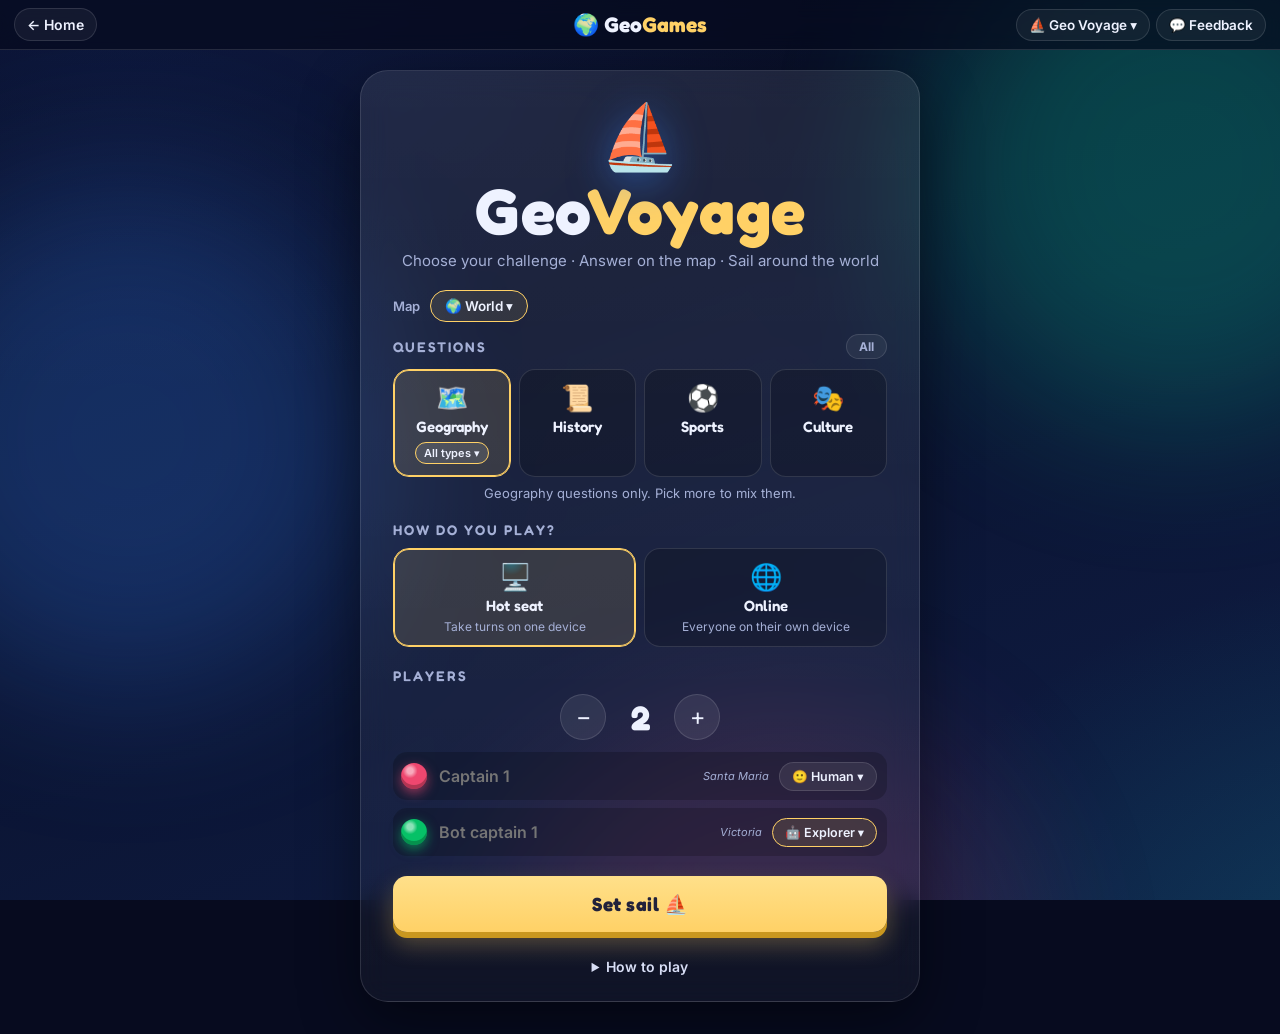
<file: voyage.html>
<!doctype html>
<html lang="en">
<head>
  <meta charset="utf-8">
  <meta name="viewport" content="width=device-width, initial-scale=1, viewport-fit=cover">
  <title>Geo Voyage — Sail Around the World · GeoGames</title>
  <meta name="description" content="A geography race around the world. Choose how hard each question is, answer on the world map, and sail your ship home first. Play on one device or online with friends.">
  <meta name="theme-color" content="#0b1230">
  <meta name="apple-mobile-web-app-capable" content="yes">
  <meta name="mobile-web-app-capable" content="yes">
  <link rel="preconnect" href="https://fonts.googleapis.com">
  <link rel="preconnect" href="https://fonts.gstatic.com" crossorigin>
  <link href="https://fonts.googleapis.com/css2?family=Fredoka:wght@500;600;700&family=Inter:wght@400;500;600;700&display=swap" rel="stylesheet">
  <link rel="stylesheet" href="css/style.css">
  <link rel="stylesheet" href="css/voyage.css">
  <link rel="stylesheet" href="css/physical.css">
  <link rel="stylesheet" href="css/nav.css">
  <link rel="icon" href="data:image/svg+xml,<svg xmlns='http://www.w3.org/2000/svg' viewBox='0 0 100 100'><text y='.9em' font-size='90'>⛵</text></svg>">
</head>
<body class="voyage">
  <div class="sky" aria-hidden="true"><span></span><span></span><span></span></div>

  <!-- ============ SETUP ============ -->
  <section id="setup" class="v-screen active">
    <div class="v-card setup">
      <div class="logo">
        <div class="logo-globe" aria-hidden="true">⛵</div>
        <h1>Geo<span>Voyage</span></h1>
        <p class="tagline">Choose your challenge · Answer on the map · Sail around the world</p>
      </div>

      <div id="join-banner" class="join-banner" hidden>
        <b>You're invited to a voyage!</b>
        <span>Enter your name and join room <code id="join-code"></code>.</span>
      </div>

      <div class="v-section" id="cat-section">
        <div class="scope-row"><span>Map</span><button type="button" class="scope-btn" id="scope-btn" aria-haspopup="listbox"></button></div>
        <h2 class="h2-row">Questions <button type="button" class="all-btn" id="cat-all" aria-pressed="false" title="All categories (again: back to your last choice)">All</button></h2>
        <div class="cat-grid" id="cat-chips">
          <button type="button" class="cat-btn" data-cat="geo"><span>🗺️</span><b>Geography</b><span class="geo-type" id="geo-type" role="button" tabindex="0" aria-haspopup="listbox" title="Choose the type of geography questions">All types ▾</span></button>
          <button type="button" class="cat-btn" data-cat="history"><span>📜</span><b>History</b></button>
          <button type="button" class="cat-btn" data-cat="sports"><span>⚽</span><b>Sports</b></button>
          <button type="button" class="cat-btn" data-cat="culture"><span>🎭</span><b>Culture</b></button>
        </div>
        <p class="hint-line" id="cat-hint"></p>
      </div>

      <div class="v-section" id="format-section">
        <h2>How do you play?</h2>
        <div class="format-grid">
          <button type="button" class="format-btn active" data-format="hotseat"><span>🖥️</span><b>Hot seat</b><small>Take turns on one device</small></button>
          <button type="button" class="format-btn" data-format="online"><span>🌐</span><b>Online</b><small>Everyone on their own device</small></button>
        </div>
      </div>

      <div class="v-section" id="hotseat-section">
        <h2>Players</h2>
        <div class="stepper">
          <button type="button" id="minus-btn" aria-label="Fewer players">−</button>
          <b id="count-num">2</b>
          <button type="button" id="plus-btn" aria-label="More players">+</button>
        </div>
        <div id="name-list" class="name-list"></div>
        <button id="start-btn" class="btn-primary big">Set sail ⛵</button>
      </div>

      <div class="v-section" id="online-section" hidden>
        <h2>Your name</h2>
        <input id="my-name" class="name-input" maxlength="16" placeholder="Captain …" autocomplete="nickname">
        <button id="create-btn" class="btn-primary big">Create a room</button>
        <button id="join-btn" class="btn-primary big" hidden>Join the voyage</button>
        <p class="hint-line" id="net-status"></p>
      </div>

      <div class="v-links">
        <details>
          <summary>How to play</summary>
          <ul>
            <li>On your turn, <b>pick a challenge from 1 (very easy) to 6 (expert)</b>. Answer it correctly and your ship sails that many ports.</li>
            <li>Answer by tapping the right country (or US state / Canadian province) on the map. Pinch or scroll to zoom; tiny nations have dots.</li>
            <li>A wrong answer costs nothing: you just stay in port. Nobody can be attacked or sent back.</li>
            <li><b>Compass tokens 🧭:</b> you start with one. Land <i>exactly</i> on a 🧭 port, or answer 3 in a row, to find another (up to 3). Spend one during your question to see which region the answer is in.</li>
            <li>The first ship to sail around the world back to Lisbon ends the race. The round is finished so everyone has the same number of turns, and the ship furthest ahead wins.</li>
            <li>Online, each on your own device: while others play, you can guess along. It doesn't move your ship, but everyone sees who knew it.</li>
            <li><b>Hazards ⚠️:</b> after a correct answer, the port you reach may hold one: a storm, reef, ice or fog blows you back 1–2 ports, pirates or the doldrums cost your next turn. Easy challenges are risky (35% at level 1), hard ones safe (3% at level 6); each level button shows its risk.</li>
            <li>Computer captains 🤖 (Rookie, Explorer, Genius) can join: tap a player's <i>Human</i> button, or <i>Add a computer captain</i> in an online room. If an online player loses connection, a bot sails for them after 20 seconds until they are back.</li>
          </ul>
        </details>
      </div>
    </div>
  </section>

  <!-- ============ LOBBY (online) ============ -->
  <section id="lobby" class="v-screen">
    <div class="v-card setup">
      <h2 class="lobby-title">⚓ Room <code id="room-code"></code></h2>
      <div class="share-box">
        <input id="share-link" readonly aria-label="Invitation link">
        <button type="button" id="copy-btn" class="btn-ghost">Copy</button>
        <button type="button" id="share-btn" class="btn-ghost" hidden>Share</button>
      </div>
      <p class="hint-line">Send this link to your friends. They open it on their own device and join.</p>
      <h3>Crew <small id="crew-count"></small></h3>
      <ul id="crew" class="crew"></ul>
      <button type="button" id="add-bot-btn" class="btn-ghost add-bot" hidden>🤖 Add a computer captain</button>
      <p class="hint-line" id="lobby-cats"></p>
      <button id="lobby-start-btn" class="btn-primary big">Start the voyage ⛵</button>
      <p class="hint-line" id="lobby-wait" hidden>Waiting for the host to start…</p>
      <button type="button" id="leave-btn" class="link-btn">Leave room</button>
    </div>
  </section>

  <!-- ============ GAME ============ -->
  <section id="game" class="v-screen">
    <header class="v-top">
      <button type="button" id="menu-btn" class="icon-btn" aria-label="Menu">☰</button>
      <div class="v-round" id="v-round"></div>
      <div class="v-players" id="v-players"></div>
      <button type="button" id="sound-btn" class="icon-btn" aria-label="Toggle sound">🔊</button>
    </header>

    <div class="map-wrap v-map" id="map-wrap">
      <svg id="map" aria-label="World map"></svg>
      <div class="map-controls">
        <button type="button" data-zoom="in" aria-label="Zoom in">+</button>
        <button type="button" data-zoom="out" aria-label="Zoom out">−</button>
        <button type="button" data-zoom="reset" aria-label="Reset view">⤢</button>
      </div>

      <!-- question card (on top of the map) -->
      <div class="quiz-card v-quiz" id="quiz-card" hidden>
        <div class="quiz-meta">
          <span id="q-diff" class="chip lvl"></span>
          <span id="q-tag" class="chip ghost tag"></span>
          <span id="q-who" class="chip player-chip"></span>
        </div>
        <div class="quiz-main">
          <img id="q-flag" class="q-flag" alt="Flag to identify" hidden>
          <div class="q-text">
            <div id="q-kind" class="q-kind"></div>
            <div id="q-prompt" class="q-prompt"></div>
          </div>
          <div class="timer" id="timer" hidden>
            <svg viewBox="0 0 44 44"><circle cx="22" cy="22" r="19" class="t-bg"/><circle cx="22" cy="22" r="19" class="t-fg" id="timer-ring"/></svg>
            <span id="timer-num">30</span>
          </div>
        </div>
        <div class="q-note" id="q-note"></div>
        <button type="button" id="hint-btn" class="hint-btn" hidden>🧭 Use a compass <small>(<b>1</b> left)</small></button>
      </div>

      <!-- bottom panel: choose a challenge / status / result -->
      <div class="v-panel" id="panel">
        <div class="v-panel-head"><span class="dot" id="panel-dot"></span><b id="panel-title"></b><span id="panel-sub"></span></div>
        <div class="v-levels" id="levels" hidden></div>
        <div class="v-result" id="result" hidden>
          <div class="result-icon" id="result-icon">✓</div>
          <div class="result-text"><div class="result-title" id="result-title"></div><div class="result-sub" id="result-sub"></div></div>
        </div>
        <button type="button" id="next-btn" class="btn-primary" hidden>Next ⏎</button>
      </div>
    </div>
  </section>

  <!-- ============ FINISH ============ -->
  <div id="finish" class="overlay" hidden>
    <div class="win-card">
      <div class="trophy">🏆</div>
      <h2><span id="win-name"></span> wins the voyage!</h2>
      <p id="win-sub"></p>
      <ol id="podium" class="win-table"></ol>
      <div class="win-actions">
        <button id="again-btn" class="btn-primary">New voyage</button>
        <button id="home-btn" class="btn-ghost">Menu</button>
      </div>
    </div>
  </div>

  <!-- ============ MENU ============ -->
  <div id="menu" class="overlay" hidden>
    <div class="win-card menu-card">
      <h2>⛵ Voyage paused</h2>
      <p id="menu-room"></p>
      <div class="win-actions column">
        <button id="resume-btn" class="btn-primary">Back to the game</button>
        <button id="copy2-btn" class="btn-ghost" hidden>Copy invitation link</button>
        <button id="quit-btn" class="btn-ghost">Leave the voyage</button>
      </div>
    </div>
  </div>

  <canvas id="confetti" aria-hidden="true"></canvas>

  <script src="data/world.js"></script>
  <script src="data/history.js"></script>
  <script src="data/culture.js"></script>
  <script src="data/sports.js"></script>
  <script src="data/geo-extra.js"></script>
  <script src="data/regions.js"></script>
  <script src="data/physical.js"></script>
  <script src="js/fx.js"></script>
  <script src="js/map.js"></script>
  <script src="js/quiz.js"></script>
  <script src="js/dialog.js"></script>
  <script src="js/nav.js"></script>
  <script src="js/net.js"></script>
  <script src="js/voyage.js"></script>
</body>
</html>
</file>
<file: css/style.css>
:root {
  --bg-1: #070b1f;
  --bg-2: #0f1d45;
  --panel: rgba(255, 255, 255, 0.06);
  --panel-border: rgba(255, 255, 255, 0.12);
  --text: #eef2ff;
  --muted: #a5b0d6;
  --accent: #ffd166;
  --accent-2: #06d6a0;
  --red: #ef476f;
  --green: #06c167;
  --yellow: #ffb703;
  --blue: #3a86ff;
  --l1: #06d6a0;
  --l2: #7ad151;
  --l3: #e9d53b;
  --l4: #ffb703;
  --l5: #fb6f3c;
  --l6: #ef476f;
  --easy: #06d6a0;
  --medium: #ffb703;
  --hard: #ef476f;
  --ok: #06d6a0;
  --bad: #ef476f;
  --radius: 18px;
  --shadow: 0 20px 60px rgba(0, 0, 0, 0.45);
  --font-display: 'Fredoka', 'Trebuchet MS', system-ui, sans-serif;
  --font-body: 'Inter', system-ui, -apple-system, 'Segoe UI', sans-serif;
  --depth: 300px;
}

* { box-sizing: border-box; }
html, body { margin: 0; height: 100%; }
html { background: var(--bg-1); }
body {
  font-family: var(--font-body);
  color: var(--text);
  background:
    radial-gradient(1200px 800px at 10% -10%, #1f3a8a55, transparent 60%),
    radial-gradient(900px 700px at 110% 110%, #0e7c8655, transparent 60%),
    linear-gradient(160deg, var(--bg-1), var(--bg-2));
  background-attachment: fixed;
  overflow-x: hidden;
  -webkit-font-smoothing: antialiased;
}
button { font-family: inherit; cursor: pointer; }
kbd {
  font-family: var(--font-body);
  font-size: 0.7em;
  padding: 2px 6px;
  border-radius: 6px;
  background: rgba(0, 0, 0, 0.18);
  margin-left: 6px;
  vertical-align: middle;
}

/* floating background blobs */
.sky { position: fixed; inset: 0; pointer-events: none; z-index: 0; overflow: hidden; }
.sky span {
  position: absolute; width: 40vmax; height: 40vmax; border-radius: 50%;
  filter: blur(80px); opacity: 0.25; animation: drift 26s ease-in-out infinite alternate;
}
.sky span:nth-child(1) { background: #3a86ff; left: -10vmax; top: 20vh; }
.sky span:nth-child(2) { background: #06d6a0; right: -12vmax; top: -10vh; animation-delay: -8s; }
.sky span:nth-child(3) { background: #ef476f; left: 40vw; bottom: -25vmax; animation-delay: -16s; opacity: 0.15; }
@keyframes drift { to { transform: translate(6vmax, -4vmax) scale(1.15); } }

.screen { display: none; position: relative; z-index: 1; }
.screen.active { display: block; }

/* ================= SETUP ================= */
#setup.active { display: grid; place-items: center; min-height: 100vh; padding: 24px 16px; }
.setup-card {
  width: min(560px, 100%);
  background: linear-gradient(180deg, rgba(255,255,255,0.09), rgba(255,255,255,0.04));
  border: 1px solid var(--panel-border);
  border-radius: 28px;
  padding: 32px clamp(18px, 4vw, 36px);
  box-shadow: var(--shadow);
  backdrop-filter: blur(14px);
  animation: rise 0.7s cubic-bezier(.2,.9,.3,1.2) both;
}
@keyframes rise { from { opacity: 0; transform: translateY(30px) scale(0.97); } }
.logo { text-align: center; margin-bottom: 18px; }
.logo-globe { font-size: 64px; display: inline-block; animation: spin-globe 6s ease-in-out infinite; filter: drop-shadow(0 8px 20px rgba(58,134,255,.5)); }
@keyframes spin-globe { 50% { transform: rotate(-12deg) scale(1.06); } }
.logo h1 {
  font-family: var(--font-display); font-size: clamp(44px, 9vw, 64px); margin: 4px 0 0; letter-spacing: 0.5px;
  line-height: 1;
}
.logo h1 span, .brand-name > span { color: var(--accent); }
.tagline { color: var(--muted); margin: 8px 0 0; font-size: 15px; }

.setup-section { margin: 22px 0; }
.setup-section h2 {
  font-family: var(--font-display); font-weight: 600; font-size: 15px; text-transform: uppercase;
  letter-spacing: 2px; color: var(--muted); margin: 0 0 10px;
}
.count-picker { display: flex; gap: 10px; margin-bottom: 14px; }
.count-btn {
  flex: 1; padding: 12px 0; font-size: 22px; font-family: var(--font-display); font-weight: 600;
  border-radius: 14px; border: 1px solid var(--panel-border); background: var(--panel); color: var(--text);
  transition: all .2s;
}
.count-btn:hover { background: rgba(255,255,255,0.12); }
.count-btn.active { background: var(--accent); color: #1b1b2f; border-color: transparent; box-shadow: 0 8px 24px rgba(255,209,102,.35); }

.player-inputs { display: grid; gap: 10px; }
.player-row {
  display: flex; align-items: center; gap: 10px; padding: 8px 10px 8px 8px; min-width: 0;
  background: rgba(0,0,0,0.2); border-radius: 14px; border: 1px solid transparent;
  animation: rise .4s ease both;
}
.player-row:focus-within { border-color: var(--pc); }
.pawn-icon {
  width: 34px; height: 34px; border-radius: 50%; flex: none;
  background: radial-gradient(circle at 35% 30%, #fff8 0 12%, transparent 30%), var(--pc);
  box-shadow: inset 0 -4px 0 rgba(0,0,0,.25), 0 4px 12px color-mix(in srgb, var(--pc) 60%, transparent);
}
.player-row input {
  /* width: 0 + flex-grow: the name field takes whatever space is left instead of its natural ~20-character width */
  flex: 1 1 0; width: 0; min-width: 60px; background: transparent; border: 0; color: var(--text); font-size: 16px; font-weight: 600;
  padding: 8px 4px; outline: none; font-family: var(--font-body);
}
.player-row .color-name { font-size: 12px; color: var(--muted); text-transform: uppercase; letter-spacing: 1px; }

.difficulty-legend { display: grid; grid-template-columns: repeat(6, 1fr); gap: 6px; margin-bottom: 14px; }
.dl {
  border-radius: 12px; padding: 8px; text-align: center; background: rgba(0,0,0,.2);
  border-top: 3px solid var(--c);
}
.dl b { display: block; font-size: 26px; line-height: 1.1; color: var(--c); font-weight: 400; }
.dl span { font-size: 11px; font-weight: 600; display: block; line-height: 1.2; }
.dl { padding: 6px 2px; }
.dl.easy { --c: var(--easy); } .dl.medium { --c: var(--medium); } .dl.hard { --c: var(--hard); }

.toggle { display: flex; align-items: center; gap: 12px; padding: 8px 0; cursor: pointer; font-size: 14px; color: #d8def5; }
.toggle input { position: absolute; opacity: 0; pointer-events: none; }
.toggle .sw {
  width: 42px; height: 24px; border-radius: 99px; background: rgba(255,255,255,.15); position: relative; flex: none;
  transition: background .2s;
}
.toggle .sw::after {
  content: ''; position: absolute; left: 3px; top: 3px; width: 18px; height: 18px; border-radius: 50%;
  background: #fff; transition: transform .25s cubic-bezier(.3,1.5,.5,1);
}
.toggle input:checked + .sw { background: var(--accent-2); }
.toggle input:checked + .sw::after { transform: translateX(18px); }
.toggle input:focus-visible + .sw { outline: 2px solid var(--accent); outline-offset: 2px; }

.btn-primary {
  border: 0; border-radius: 14px; padding: 12px 20px; font-weight: 700; font-size: 16px;
  background: linear-gradient(180deg, #ffe08a, var(--accent)); color: #22223b;
  box-shadow: 0 6px 0 #c9971f, 0 12px 24px rgba(255, 209, 102, .3);
  transition: transform .12s, box-shadow .12s, filter .2s;
}
.btn-primary:hover { filter: brightness(1.05); }
.btn-primary:active { transform: translateY(4px); box-shadow: 0 2px 0 #c9971f, 0 6px 12px rgba(255, 209, 102, .3); }
.btn-primary:disabled { filter: grayscale(.8) brightness(.7); cursor: not-allowed; transform: none; }
.btn-primary.big { width: 100%; padding: 16px; font-size: 19px; font-family: var(--font-display); letter-spacing: .5px; margin-top: 6px; }
.btn-ghost {
  border: 1px solid var(--panel-border); background: var(--panel); color: var(--text); border-radius: 14px;
  padding: 12px 20px; font-weight: 600; font-size: 15px;
}
.btn-ghost:hover { background: rgba(255,255,255,.12); }

.train-link {
  display: block; margin-top: 14px; padding: 12px; border-radius: 14px; text-align: center; text-decoration: none;
  color: var(--text); font-weight: 600; font-size: 14px; background: rgba(6,214,160,.12); border: 1px solid rgba(6,214,160,.45);
}
.train-link:hover { background: rgba(6,214,160,.22); }
.howto { margin-top: 18px; color: var(--muted); font-size: 14px; }
.howto summary { cursor: pointer; font-weight: 600; color: #d8def5; }
.howto ul { padding-left: 20px; line-height: 1.6; }

/* mode picker */
.mode-picker { display: grid; grid-template-columns: repeat(2, 1fr); gap: 8px; }
.mode-card {
  display: flex; flex-direction: column; align-items: center; gap: 4px; text-align: center; padding: 12px 8px;
  border-radius: 14px; border: 1px solid var(--panel-border); background: rgba(0,0,0,.2); color: var(--text);
  transition: all .2s;
}
.mode-card:hover { background: rgba(255,255,255,.08); }
.mode-card .mode-icon { font-size: 26px; }
.mode-card b { font-family: var(--font-display); font-weight: 600; font-size: 15px; line-height: 1.15; }
.mode-card small { color: var(--muted); font-size: 12px; line-height: 1.3; }
.mode-card[data-mode="mixed"] { grid-column: 1 / -1; }
.mode-card.active { border-color: var(--accent); background: rgba(255,209,102,.12); box-shadow: 0 0 0 1px var(--accent) inset; }
.h2-note { text-transform: none; letter-spacing: 0; font-weight: 500; font-size: 13px; float: right; }

/* resume banner */
.resume-card {
  display: flex; align-items: center; gap: 12px; padding: 12px 14px; margin-bottom: 18px; border-radius: 16px;
  background: linear-gradient(135deg, rgba(6,214,160,.18), rgba(58,134,255,.14)); border: 1px solid rgba(6,214,160,.5);
}
.resume-card[hidden] { display: none; }
.resume-card > div { flex: 1; min-width: 0; display: flex; flex-direction: column; }
.resume-card small { color: var(--muted); font-size: 12px; overflow: hidden; text-overflow: ellipsis; white-space: nowrap; }
.resume-card .btn-primary { padding: 9px 14px; font-size: 14px; }

/* game-length presets */
.preset-picker { display: grid; grid-template-columns: repeat(3, 1fr); gap: 8px; }
.preset-card {
  display: flex; flex-direction: column; align-items: center; gap: 3px; text-align: center; padding: 12px 8px;
  border-radius: 14px; border: 1px solid var(--panel-border); background: rgba(0,0,0,.2); color: var(--text); transition: all .2s;
}
.preset-card:hover { background: rgba(255,255,255,.08); }
.preset-card .mode-icon { font-size: 24px; }
.preset-card b { font-family: var(--font-display); font-weight: 600; font-size: 16px; }
.preset-card small { color: var(--muted); font-size: 11.5px; line-height: 1.3; }
.preset-card.active { border-color: var(--accent); background: rgba(255,209,102,.12); box-shadow: 0 0 0 1px var(--accent) inset; }
.preset-summary { margin: 10px 0 0; padding-left: 20px; font-size: 13px; color: #cfd6f2; line-height: 1.6; }
.custom-rules { margin-top: 8px; padding: 6px 12px; border-radius: 14px; background: rgba(0,0,0,.2); }
.custom-rules[hidden], .preset-summary[hidden] { display: none; }

/* human / bot selector */
.type-select {
  flex: none; background: rgba(255,255,255,.08); color: var(--text); border: 1px solid var(--panel-border); border-radius: 10px;
  padding: 6px 8px; font: 600 12.5px var(--font-body); cursor: pointer;
}
.type-select option { background: #1b2550; }
.piece-picker[hidden] { display: none; }
.botbadge { margin-left: 6px; font-size: 10.5px; font-weight: 600; color: var(--muted); }
.tokens { font-size: 12px; color: var(--text); }

/* mixed-mode category chips */
.mix-options { margin-top: 10px; padding: 12px; border-radius: 14px; background: rgba(0,0,0,.2); border: 1px dashed rgba(255,209,102,.45); }
.mix-options[hidden] { display: none; }
.mix-title { font-size: 13px; font-weight: 600; margin-bottom: 8px; }
.mix-title small { color: var(--muted); font-weight: 500; }
.mix-chips { display: flex; flex-wrap: wrap; gap: 6px; }
.mix-chip {
  border: 1px solid var(--panel-border); background: transparent; color: var(--muted); border-radius: 99px;
  padding: 7px 12px; font-size: 13px; font-weight: 600; transition: all .2s;
}
.mix-chip.active { background: rgba(255,209,102,.18); border-color: var(--accent); color: var(--text); }
.mix-chip.shake { animation: shake-x .35s; }
@keyframes shake-x { 25% { transform: translateX(-4px); } 75% { transform: translateX(4px); } }
.mix-hint { font-size: 12px; color: var(--muted); margin-top: 8px; }
.history-note { font-size: 12px; color: var(--muted); text-align: center; margin-top: 12px; }
.link-btn { background: none; border: 0; color: var(--accent); font-size: 12px; text-decoration: underline; padding: 0; }

/* pieces-per-player picker */
.piece-picker { display: flex; gap: 3px; background: rgba(0,0,0,.25); padding: 3px; border-radius: 10px; flex: none; }
.piece-picker button {
  width: 28px; height: 28px; border: 0; border-radius: 8px; background: transparent; color: var(--muted); font-weight: 700;
}
.piece-picker button:hover { color: var(--text); }
.piece-picker button.active { background: var(--pc); color: #fff; box-shadow: 0 2px 8px color-mix(in srgb, var(--pc) 50%, transparent); }

/* ================= GAME ================= */
#game.active { display: flex; flex-direction: column; height: 100vh; height: 100dvh; }
.topbar {
  display: flex; align-items: center; justify-content: space-between; gap: 12px;
  padding: 10px 18px; flex: none;
}
.brand { font-family: var(--font-display); font-size: 24px; font-weight: 700; display: flex; align-items: center; gap: 8px; }
.mode-chip {
  font-family: var(--font-body); font-size: 11px; font-weight: 700; letter-spacing: 1px; text-transform: uppercase;
  color: var(--muted); border: 1px solid var(--panel-border); padding: 3px 8px; border-radius: 99px;
}
.turn-pill {
  display: flex; align-items: center; gap: 8px; padding: 8px 16px 8px 10px; border-radius: 99px;
  background: color-mix(in srgb, var(--pc, #888) 22%, transparent);
  border: 1px solid color-mix(in srgb, var(--pc, #888) 60%, transparent);
  font-weight: 700; transition: all .4s; font-size: 15px; white-space: nowrap; overflow: hidden;
}
.turn-pill .dot { width: 18px; height: 18px; border-radius: 50%; background: var(--pc, #888); box-shadow: 0 0 12px var(--pc); flex: none; }
.turn-pill .turn-label { font-weight: 500; color: var(--muted); }
.top-actions { display: flex; gap: 8px; }
.icon-btn {
  width: 40px; height: 40px; border-radius: 12px; border: 1px solid var(--panel-border); background: var(--panel);
  color: var(--text); font-size: 18px;
}
.icon-btn:hover { background: rgba(255,255,255,.12); }

.layout {
  flex: 1; min-height: 0; display: grid; grid-template-columns: minmax(0, 1fr) 320px; gap: 16px;
  padding: 0 18px 18px;
}

/* ---------- The rolling stage ---------- */
.stage {
  position: relative; min-height: 0; perspective: 2200px; perspective-origin: 50% 50%;
  pointer-events: none; /* the 3D faces sit at z≈0 and must win hit-testing */
}
.prism { pointer-events: none; }
.face { pointer-events: auto; }
.prism {
  position: absolute; inset: 0; transform-style: preserve-3d;
  transform: translateZ(calc(var(--depth) * -1)) rotateX(0deg);
  transition: transform calc(1.1s * var(--spd, 1)) cubic-bezier(.65, -0.05, .3, 1.05);
}
.prism.show-map { transform: translateZ(calc(var(--depth) * -1)) rotateX(90deg); }
/* At rest on the board the scene is flat too, so the pieces are reliably clickable. */
.prism.flat { transform: none; transition: none; }
.prism.flat .face-board { transform: none; }
.prism.flat .face-map { visibility: hidden; }
/* Once the roll has finished, flatten the 3D scene: identical picture, but reliable hit-testing. */
.prism.show-map.settled { transform: none; transition: none; }
.prism.show-map.settled .face-map { transform: none; }
.prism.show-map.settled .face-board { visibility: hidden; }
.face {
  position: absolute; inset: 0; backface-visibility: hidden; -webkit-backface-visibility: hidden;
  border-radius: 24px; overflow: hidden;
}
.face-board { transform: translateZ(var(--depth)); display: grid; place-items: center; }
.face-map {
  transform: rotateX(-90deg) translateZ(var(--depth));
  display: flex; flex-direction: column; gap: 12px;
  background: linear-gradient(180deg, rgba(255,255,255,.08), rgba(255,255,255,.03));
  border: 1px solid var(--panel-border); padding: 12px;
}
/* subtle shading while rolling */
.face::after {
  content: ''; position: absolute; inset: 0; pointer-events: none; background: #000; opacity: 0;
  transition: opacity calc(1.1s * var(--spd, 1)); border-radius: inherit;
}
.prism.show-map .face-board::after { opacity: .55; }
.prism.show-map .face-board, .prism:not(.show-map) .face-map { pointer-events: none; }
.prism:not(.show-map) .face-map::after { opacity: .55; }

.board-wrap {
  width: min(100%, calc(var(--depth) * 2)); aspect-ratio: 1; display: grid; place-items: center;
}
#board {
  width: 100%; height: auto; max-height: 100%; display: block;
  filter: drop-shadow(0 24px 40px rgba(0,0,0,.55));
}

/* Board pieces */
.piece { transition: transform calc(.3s * var(--spd, 1)) cubic-bezier(.3,.7,.4,1.3); cursor: default; outline: none; }
.piece .hit { pointer-events: none; }
.piece .pnum { pointer-events: none; }
.piece .ring { opacity: 0; transform-box: fill-box; transform-origin: center; pointer-events: none; }
.piece.selectable { cursor: pointer; }
.piece.selectable .hit { pointer-events: all; }
.piece.selectable .ring { opacity: 1; animation: ring-pulse 1s ease-in-out infinite; }
.piece.selectable .bob { animation: bob 1.1s ease-in-out infinite; }
.piece.selectable:hover .ring, .piece.selectable:focus-visible .ring { stroke: #fff; stroke-width: 4; animation: none; }
.piece.selectable .ring { filter: drop-shadow(0 0 4px rgba(255,183,3,.9)); }
.piece.selectable:hover .bob, .piece.selectable:focus-visible .bob { animation: none; transform: translateY(-6px) scale(1.08); }
.piece.moving { transition: transform calc(.22s * var(--spd, 1)) cubic-bezier(.3,.7,.4,1.3); }
@keyframes ring-pulse { 50% { transform: scale(1.18); opacity: .55; } }
.piece.flying { transition: transform calc(.8s * var(--spd, 1)) cubic-bezier(.5,-0.3,.4,1.2); }
.piece .bob { animation: none; transform-box: fill-box; transform-origin: 50% 100%; }
.piece.active .bob { animation: bob 1.1s ease-in-out infinite; }
.piece .halo { opacity: 0; transform-box: fill-box; transform-origin: center; }
.piece.active .halo { opacity: 1; animation: halo 1.6s ease-out infinite; }
@keyframes bob { 50% { transform: translateY(-5px); } }
@keyframes halo { from { transform: scale(.6); opacity: .9; } to { transform: scale(1.6); opacity: 0; } }
.piece.hop .bob { animation: hop .22s ease-out; }
@keyframes hop { 40% { transform: translateY(-10px) scale(1.05, .95); } }
.piece.captured .bob { animation: shake .4s; }
@keyframes shake { 25% { transform: rotate(-15deg); } 75% { transform: rotate(15deg); } }
.cell-target { animation: pulse-cell 1s ease-in-out infinite; }
@keyframes pulse-cell { 50% { opacity: .35; } }

/* ---------- Quiz card ---------- */
.quiz-card {
  flex: none; display: flex; flex-direction: column; gap: 8px; padding: 14px 18px; border-radius: 18px;
  background: linear-gradient(135deg, rgba(10,16,40,.85), rgba(20,35,80,.85));
  border: 1px solid var(--panel-border); box-shadow: 0 10px 30px rgba(0,0,0,.3);
}
.quiz-meta { display: flex; gap: 8px; flex-wrap: wrap; }
.chip {
  font-size: 12px; font-weight: 700; text-transform: uppercase; letter-spacing: 1px; padding: 4px 10px;
  border-radius: 99px; background: var(--c, #555); color: #111;
}
.chip.lvl { color: #10142a; }
.chip.tag { color: var(--text); }
.chip.easy { --c: var(--easy); } .chip.medium { --c: var(--medium); } .chip.hard { --c: var(--hard); color: #fff; }
.chip.player-chip { background: color-mix(in srgb, var(--pc) 85%, #000); color: #fff; }
.chip.ghost { background: rgba(255,255,255,.1); color: var(--muted); }
.quiz-main { display: flex; align-items: center; gap: 16px; }
.q-flag {
  height: 64px; width: auto; aspect-ratio: 4/3; border-radius: 6px; flex: none;
  box-shadow: 0 6px 18px rgba(0,0,0,.45), 0 0 0 1px rgba(255,255,255,.2);
  animation: flag-in .6s cubic-bezier(.2,.9,.3,1.3) both;
}
@keyframes flag-in { from { transform: rotateY(90deg) scale(.6); } }
.q-text { flex: 1; min-width: 0; }
.q-kind { color: var(--muted); font-size: 14px; font-weight: 500; }
.q-prompt.long { font-family: var(--font-body); font-weight: 700; font-size: clamp(16px, 1.7vw, 21px); line-height: 1.3; }
.q-prompt { font-family: var(--font-display); font-weight: 600; font-size: clamp(22px, 3vw, 34px); line-height: 1.15; }
.timer { position: relative; width: 52px; height: 52px; flex: none; }
.timer svg { width: 100%; height: 100%; transform: rotate(-90deg); }
.timer circle { fill: none; stroke-width: 4; }
.timer .t-bg { stroke: rgba(255,255,255,.12); }
.timer .t-fg { stroke: var(--accent-2); stroke-linecap: round; stroke-dasharray: 119.4; transition: stroke-dashoffset 1s linear, stroke .3s; }
.timer.low .t-fg { stroke: var(--bad); }
.timer span { position: absolute; inset: 0; display: grid; place-items: center; font-weight: 700; font-size: 16px; }
.timer.low span { color: var(--bad); animation: tick 1s infinite; }
@keyframes tick { 50% { transform: scale(1.2); } }

/* ---------- Map ---------- */
.map-wrap {
  position: relative; flex: 1; min-height: 0; border-radius: 18px; overflow: hidden;
  background: radial-gradient(ellipse at 50% 40%, #1b4f8c, #0b2552 70%, #071735);
  border: 1px solid rgba(255,255,255,.1);
  touch-action: none;
}
#map { width: 100%; height: 100%; display: block; cursor: grab; user-select: none; -webkit-user-select: none; }
#map.dragging { cursor: grabbing; }
#map .sphere { fill: url(#ocean); stroke: rgba(160,210,255,.35); }
#map .graticule { fill: none; stroke: rgba(160,210,255,.12); }
#map .country {
  stroke: rgba(10, 30, 60, .75); stroke-linejoin: round; cursor: pointer;
  transition: fill .2s, filter .2s;
}
#map .country.np { cursor: inherit; pointer-events: none; fill-opacity: .75; }
#map .country:hover, #map .country.hover { fill: #fff3b0 !important; }
#map .dot {
  fill: #ffd166; stroke: rgba(10,30,60,.9); cursor: pointer; opacity: .9;
}
#map .dot:hover { fill: #fff3b0; }
#map .citypin { fill: #fff; stroke: #ef476f; pointer-events: none; }
#map .citylabel { fill: #ffe08a; }
#map.locked .country, #map.locked .dot { cursor: default; }
#map.locked .country:hover { fill: inherit; }
#map .country.correct, #map .dot.correct { fill: var(--ok) !important; animation: glow-ok 1.2s ease-in-out infinite; }
#map .country.wrong, #map .dot.wrong { fill: var(--bad) !important; }
@keyframes glow-ok { 50% { fill: #9ff5d8; } }
#map .label {
  font-family: var(--font-display); font-weight: 600; fill: #fff; paint-order: stroke; stroke: rgba(0,0,0,.75);
  stroke-linejoin: round; pointer-events: none; text-anchor: middle;
}
#map .ping { fill: none; stroke: var(--ok); pointer-events: none; }

.map-controls {
  position: absolute; right: 12px; top: 12px; display: flex; flex-direction: column; gap: 6px;
}
.map-controls button {
  width: 38px; height: 38px; border-radius: 10px; border: 1px solid rgba(255,255,255,.2);
  background: rgba(8,16,40,.75); color: #fff; font-size: 20px; backdrop-filter: blur(6px);
}
.map-controls button:hover { background: rgba(30,50,100,.9); }
.map-hint {
  position: absolute; left: 12px; bottom: 10px; font-size: 12px; color: rgba(255,255,255,.6);
  background: rgba(0,0,0,.25); padding: 4px 10px; border-radius: 99px; pointer-events: none;
}

.result {
  position: absolute; left: 50%; bottom: 18px; transform: translateX(-50%);
  display: flex; align-items: center; gap: 14px; padding: 12px 14px 12px 14px; border-radius: 18px;
  background: rgba(8, 14, 36, .92); border: 2px solid var(--rc, var(--ok)); box-shadow: 0 20px 50px rgba(0,0,0,.5);
  width: max-content; max-width: calc(100% - 24px);
  animation: pop-up .45s cubic-bezier(.2,.9,.3,1.3) both;
  backdrop-filter: blur(8px);
}
.result[hidden] { display: none; }
@keyframes pop-up { from { transform: translate(-50%, 40px) scale(.9); opacity: 0; } }
.result.bad { --rc: var(--bad); }
.result-icon {
  width: 44px; height: 44px; border-radius: 50%; display: grid; place-items: center; font-size: 24px; font-weight: 800;
  background: var(--rc, var(--ok)); color: #0b1530; flex: none;
}
.result-title { font-family: var(--font-display); font-size: 20px; font-weight: 600; }
.result-sub { font-size: 14px; color: var(--muted); }
.result-sub b { color: var(--text); }

/* ================= SIDEBAR ================= */
.sidebar { display: flex; flex-direction: column; gap: 14px; min-height: 0; }
.panel {
  background: var(--panel); border: 1px solid var(--panel-border); border-radius: var(--radius); padding: 16px;
  backdrop-filter: blur(10px);
}
.panel h3 {
  margin: 0 0 10px; font-family: var(--font-display); font-weight: 600; font-size: 13px; letter-spacing: 2px;
  text-transform: uppercase; color: var(--muted);
}
.dice-panel { display: flex; flex-direction: column; align-items: center; gap: 14px; }
.roll-btn { width: 100%; }
.status { font-size: 14px; color: var(--muted); text-align: center; min-height: 20px; }
.status b { color: var(--text); }

/* 3D dice */
.dice-scene { width: 84px; height: 84px; perspective: 600px; margin: 10px 0 4px; cursor: pointer; }
.dice {
  --s: 84px; width: var(--s); height: var(--s); position: relative; transform-style: preserve-3d;
  transform: rotateX(-25deg) rotateY(25deg);
  transition: transform calc(1.2s * var(--spd, 1)) cubic-bezier(.2,.8,.25,1);
}
.dice.idle { animation: idle-spin 8s linear infinite; }
@keyframes idle-spin { from { transform: rotateX(-25deg) rotateY(0deg); } to { transform: rotateX(-25deg) rotateY(360deg); } }
.df {
  position: absolute; inset: 0; border-radius: 16px; background: radial-gradient(circle at 30% 25%, #fff, #e8ecf8 70%, #cfd6ea);
  box-shadow: inset 0 0 0 2px rgba(0,0,0,.05), inset 0 -6px 12px rgba(0,0,0,.08);
  display: grid; padding: 14px; grid-template: repeat(3, 1fr) / repeat(3, 1fr);
}
.df i { width: 14px; height: 14px; border-radius: 50%; background: radial-gradient(circle at 35% 35%, #555, #111); place-self: center; }
.f1 { transform: translateZ(42px); }
.f2 { transform: rotateY(90deg) translateZ(42px); }
.f3 { transform: rotateX(90deg) translateZ(42px); }
.f4 { transform: rotateX(-90deg) translateZ(42px); }
.f5 { transform: rotateY(-90deg) translateZ(42px); }
.f6 { transform: rotateY(180deg) translateZ(42px); }
.f1 i { grid-area: 2/2; background: radial-gradient(circle at 35% 35%, #ff6b8b, #c9184a); width: 18px; height: 18px; }
.f2 i:nth-child(1) { grid-area: 1/1; } .f2 i:nth-child(2) { grid-area: 3/3; }
.f3 i:nth-child(1) { grid-area: 1/1; } .f3 i:nth-child(2) { grid-area: 2/2; } .f3 i:nth-child(3) { grid-area: 3/3; }
.f4 i:nth-child(1) { grid-area: 1/1; } .f4 i:nth-child(2) { grid-area: 1/3; } .f4 i:nth-child(3) { grid-area: 3/1; } .f4 i:nth-child(4) { grid-area: 3/3; }
.f5 i:nth-child(1) { grid-area: 1/1; } .f5 i:nth-child(2) { grid-area: 1/3; } .f5 i:nth-child(3) { grid-area: 2/2; } .f5 i:nth-child(4) { grid-area: 3/1; } .f5 i:nth-child(5) { grid-area: 3/3; }
.f6 i:nth-child(1) { grid-area: 1/1; } .f6 i:nth-child(2) { grid-area: 2/1; } .f6 i:nth-child(3) { grid-area: 3/1; }
.f6 i:nth-child(4) { grid-area: 1/3; } .f6 i:nth-child(5) { grid-area: 2/3; } .f6 i:nth-child(6) { grid-area: 3/3; }
.dice-badge {
  font-size: 12px; font-weight: 700; text-transform: uppercase; letter-spacing: 1px;
}

.standings { list-style: none; margin: 0; padding: 0; display: grid; gap: 8px; }
.standings li {
  display: grid; grid-template-columns: 28px minmax(0, 1fr) auto; align-items: center; gap: 10px; padding: 8px 10px;
  border-radius: 12px; background: rgba(0,0,0,.18); border: 1px solid transparent; transition: all .3s;
}
.standings li.active { border-color: var(--pc); background: color-mix(in srgb, var(--pc) 16%, transparent); }
.standings .pawn-icon { width: 26px; height: 26px; }
.standings .nm { font-weight: 700; font-size: 14px; overflow: hidden; text-overflow: ellipsis; white-space: nowrap; }
.standings .bar { height: 6px; border-radius: 99px; background: rgba(255,255,255,.1); margin-top: 5px; overflow: hidden; }
.standings .bar i { display: block; height: 100%; background: var(--pc); border-radius: inherit; transition: width .6s; }
/* progress bar with rescue-difficulty zones */
.standings .pinfo { min-width: 0; }
.pbar { position: relative; height: 12px; margin: 6px 0 4px; border-radius: 99px; background: rgba(255,255,255,.08); }
.pbar .z { position: absolute; top: 3px; bottom: 3px; background: var(--zc); opacity: .8; }
.pbar .z:first-child { border-radius: 99px 0 0 99px; }
.pbar .z.safe {
  border-radius: 0 99px 99px 0; opacity: .5;
  background: repeating-linear-gradient(135deg, rgba(255,255,255,.55) 0 3px, rgba(255,255,255,.15) 3px 6px);
}
.pbar .pm {
  position: absolute; top: 50%; width: 16px; height: 16px; margin: -8px 0 0 -8px; border-radius: 50%;
  background: var(--pc); border: 2px solid var(--zc, #fff); box-shadow: 0 0 0 1.5px rgba(0,0,0,.45), 0 0 8px var(--zc, transparent);
  font: 700 9px/12px var(--font-body); font-style: normal; color: #fff; text-align: center; transition: left .6s;
}
.pbar .pm.fin { border-color: #fff; }
.rinfo { font-size: 11px; color: var(--muted); display: flex; flex-wrap: wrap; gap: 2px 8px; align-items: center; }
.rinfo .ri { display: inline-flex; align-items: center; gap: 3px; white-space: nowrap; }
.rinfo .pd { width: 7px; height: 7px; border-width: 1.5px; }
.zone-legend { display: flex; align-items: center; gap: 6px; margin: -4px 0 10px; font-size: 11px; color: var(--muted); }
.zone-legend .zl { flex: 1; display: flex; height: 8px; border-radius: 99px; overflow: hidden; }
.zone-legend .zl i { flex: 1; background: var(--zc); }
.zone-legend .zl i.safe { flex: .6; background: repeating-linear-gradient(135deg, rgba(255,255,255,.55) 0 3px, rgba(255,255,255,.15) 3px 6px); }

/* pick-your-challenge panel (over the board) */
.level-picker {
  position: absolute; left: 50%; bottom: 14px; transform: translateX(-50%); width: min(620px, calc(100% - 20px));
  padding: 12px 14px 14px; border-radius: 18px; background: rgba(8, 14, 36, .94); border: 2px solid var(--pc, var(--accent));
  box-shadow: 0 20px 50px rgba(0,0,0,.55); backdrop-filter: blur(8px); animation: pop-up-c .35s cubic-bezier(.2,.9,.3,1.3) both; z-index: 3;
}
.level-picker[hidden] { display: none; }
@keyframes pop-up-c { from { transform: translate(-50%, 30px) scale(.95); opacity: 0; } }
.lp-title { font-size: 14px; color: var(--muted); margin-bottom: 10px; text-align: center; }
.lp-title b { color: var(--text); font-family: var(--font-display); font-size: 17px; font-weight: 600; }
.lp-btns { display: grid; grid-template-columns: repeat(6, 1fr); gap: 6px; }
.lp-btns button {
  display: flex; flex-direction: column; align-items: center; gap: 1px; padding: 8px 2px; border-radius: 12px;
  border: 2px solid color-mix(in srgb, var(--c) 70%, transparent); background: color-mix(in srgb, var(--c) 16%, rgba(0,0,0,.3));
  color: var(--text); transition: transform .12s, background .15s;
}
.lp-btns button:hover:not(:disabled), .lp-btns button:focus-visible, .lp-btns button.chosen {
  background: var(--c); color: #10142a; transform: translateY(-3px); outline: none;
}
.lp-btns button:disabled { opacity: .3; cursor: not-allowed; }
.lp-btns b { font-family: var(--font-display); font-size: 22px; line-height: 1; }
.lp-btns span { font-size: 10.5px; font-weight: 600; white-space: nowrap; }
.lp-btns em { font-style: normal; font-weight: 800; font-size: 13px; }

/* hints & steals */
.hint-btn {
  flex: none; border: 1px solid rgba(255,209,102,.6); background: rgba(255,209,102,.14); color: var(--text);
  border-radius: 12px; padding: 8px 12px; font-weight: 700; font-size: 14px;
}
.hint-btn:hover:not(:disabled) { background: rgba(255,209,102,.3); }
.hint-btn:disabled { opacity: .45; cursor: not-allowed; }
.hint-btn[hidden] { display: none; }
#map .country.dim { opacity: .28; }
/* the region stays readable: dark borders between its countries, a soft gold glow around them */
#map .country.hinted { stroke: rgba(10, 30, 60, .95); filter: drop-shadow(0 0 1.5px rgba(255, 209, 102, .9)); }
.quiz-card.steal { border-color: #ff9f1c; box-shadow: 0 0 0 2px rgba(255,159,28,.35), 0 10px 30px rgba(0,0,0,.3); }
.quiz-card.steal .q-kind { color: #ffc773; font-weight: 600; }
.result.compact { bottom: auto; top: 12px; animation: none; }
.result .btn-ghost { padding: 9px 14px; }
.result .btn-ghost[hidden], .result .btn-primary[hidden] { display: none; }
.win-stamps { margin: -8px 0 18px; font-size: 13px; color: #d8def5; line-height: 1.5; }
.win-stamps small { color: var(--muted); }

/* rescue question styling */
.quiz-card.rescue { border-color: #ef476f; box-shadow: 0 0 0 2px rgba(239,71,111,.35), 0 10px 30px rgba(0,0,0,.3); background: linear-gradient(135deg, rgba(60,10,30,.9), rgba(20,35,80,.85)); }
.quiz-card.rescue .q-kind { color: #ffb3c4; font-weight: 600; }

.standings .dots { display: flex; gap: 4px; margin-top: 5px; }
.standings .pd { width: 9px; height: 9px; border-radius: 50%; border: 2px solid var(--pc); }
.standings .pd.out { background: var(--pc); }
.standings .pd.done { background: #fff; border-color: #fff; box-shadow: 0 0 6px var(--pc); }
.lvl-text { font-weight: 700; }
.standings .sc { font-size: 12px; color: var(--muted); text-align: right; line-height: 1.3; }
.standings .sc b { color: var(--text); font-size: 14px; }

.log-panel { flex: 1; min-height: 120px; display: flex; flex-direction: column; }
.log { list-style: none; margin: 0; padding: 0; overflow-y: auto; flex: 1; font-size: 13px; display: flex; flex-direction: column; gap: 6px; }
.log li { padding: 6px 8px 6px 10px; border-left: 3px solid var(--pc, #666); background: rgba(0,0,0,.15); border-radius: 0 8px 8px 0; animation: rise .3s ease both; color: #cfd6f2; }
.log li b { color: #fff; }

/* ================= WIN ================= */
.overlay {
  position: fixed; inset: 0; z-index: 20; display: grid; place-items: center; padding: 16px;
  background: rgba(3, 6, 20, .7); backdrop-filter: blur(6px); animation: fade .4s both;
}
.overlay[hidden] { display: none; }
@keyframes fade { from { opacity: 0; } }
.win-card {
  width: min(460px, 100%); text-align: center; padding: 30px 24px; border-radius: 28px;
  background: linear-gradient(180deg, #1c2b63, #111a3d); border: 1px solid var(--panel-border); box-shadow: var(--shadow);
  animation: rise .6s cubic-bezier(.2,.9,.3,1.3) both;
}
.trophy { font-size: 72px; animation: spin-globe 2s ease-in-out infinite; }
.win-card h2 { font-family: var(--font-display); font-size: 28px; margin: 8px 0; }
.win-card p { color: var(--muted); margin: 0 0 16px; }
.win-table { list-style: none; padding: 0; margin: 0 0 20px; display: grid; gap: 6px; text-align: left; }
.win-table li { display: flex; align-items: center; gap: 10px; padding: 8px 12px; border-radius: 12px; background: rgba(0,0,0,.2); }
.win-table li .pawn-icon { width: 22px; height: 22px; }
.win-table li span:last-child { margin-left: auto; color: var(--muted); font-size: 13px; }
.win-actions { display: flex; gap: 10px; justify-content: center; flex-wrap: wrap; }

#confetti { position: fixed; inset: 0; pointer-events: none; z-index: 30; width: 100%; height: 100%; }

/* ================= RESPONSIVE ================= */
@media (max-width: 900px) {
  #game.active { height: auto; min-height: 100vh; }
  .layout { grid-template-columns: 1fr; padding: 0 12px 16px; }
  .stage { height: min(calc(100vw - 24px), 80vh); min-height: 340px; }
  .sidebar { display: grid; grid-template-columns: 1fr 1fr; }
  .dice-panel { grid-column: 1 / -1; flex-direction: row; flex-wrap: wrap; justify-content: center; }
  .dice-panel .roll-btn { flex: 1; min-width: 180px; width: auto; }
  .dice-panel .status { flex-basis: 100%; }
  .log-panel { max-height: 260px; }
  .turn-label { display: none; }
}
@media (max-width: 560px) {
  .topbar { padding: 8px 12px; }
  .brand { font-size: 20px; }
  .brand-name { white-space: nowrap; }
  .mode-chip { display: none; }
  .turn-pill { min-width: 0; }
  .sidebar { grid-template-columns: 1fr; }
  .difficulty-legend { grid-template-columns: repeat(3, 1fr); }
  .mode-picker { grid-template-columns: 1fr; }
  .mode-card { flex-direction: row; text-align: left; flex-wrap: wrap; column-gap: 10px; }
  .mode-card small { flex-basis: 100%; padding-left: 36px; margin-top: -4px; }
  .preset-card small { display: none; }
  .lp-btns { grid-template-columns: repeat(6, 1fr); gap: 4px; }
  .level-picker { bottom: 6px; padding: 8px; }
  .lp-title { font-size: 12px; margin-bottom: 6px; }
  .lp-title b { font-size: 14px; }
  .lp-title span { display: none; }
  .lp-btns button { padding: 6px 0; border-radius: 9px; }
  .lp-btns b { font-size: 17px; }
  .lp-btns span { display: none; }
  .player-row { flex-wrap: wrap; }
  .player-row input { min-width: 100px; }
  .player-row .pawn-icon { display: none; }
  .quiz-card { padding: 10px 12px; }
  .q-flag { height: 46px; }
  .face-map { padding: 8px; gap: 8px; }
  .map-hint { display: none; }
  .result { flex-wrap: wrap; justify-content: center; text-align: center; }
  .dice-scene { transform: scale(.8); margin: 0; }
}
@media (prefers-reduced-motion: reduce) {
  .prism { transition-duration: .01s; }
  .sky span, .dice.idle, .logo-globe { animation: none; }
}

/* ================= IN-GAME DIALOG (replaces the browser's confirm) ================= */
.g-dialog { z-index: 40; }
.g-dialog-card { width: min(380px, 100%); padding: 24px 22px 22px; }
.g-dialog-card h2 { font-size: 22px; margin: 0 0 8px; }
.g-dialog-card p { line-height: 1.45; }
.g-dialog-card .win-actions button { min-width: 120px; }
.g-dialog-icon { font-size: 40px; line-height: 1; margin-bottom: 4px; }
.btn-primary.danger { background: linear-gradient(180deg, #ff7b7b, #e04f5f); color: #fff; box-shadow: 0 6px 0 #a83442, 0 10px 20px rgba(224, 79, 95, .3); }
.btn-primary.danger:active { box-shadow: 0 2px 0 #a83442, 0 6px 12px rgba(224, 79, 95, .3); }

/* ================= CHOICE MENU (replaces the browser's drop-down) ================= */
.g-menu {
  position: fixed; z-index: 45; display: flex; flex-direction: column; gap: 2px; padding: 6px; border-radius: 16px;
  background: linear-gradient(180deg, #1c2b63, #111a3d); border: 1px solid var(--panel-border);
  box-shadow: 0 18px 40px rgba(0,0,0,.55); animation: fade .15s both;
}
.g-menu-item {
  display: grid; grid-template-columns: 1fr auto; align-items: center; column-gap: 12px; text-align: left; cursor: pointer;
  padding: 9px 12px; border: 0; border-radius: 11px; background: transparent; color: var(--text); font: 600 14px var(--font-body);
}
.g-menu-item small { grid-column: 1; color: var(--muted); font-size: 12px; font-weight: 500; }
.g-menu-item small:empty { display: none; }
.g-menu-item i { grid-column: 2; grid-row: 1 / span 2; font-style: normal; color: var(--accent); visibility: hidden; }
.g-menu-item.current { background: rgba(255,209,102,.12); }
.g-menu-item.current i { visibility: visible; }
.g-menu-item:hover, .g-menu-item:focus-visible { background: rgba(255,255,255,.1); outline: none; }

/* ================= "All" switch + geography type on the category picker ================= */
.h2-row { display: flex; align-items: center; gap: 10px; }
.all-btn {
  margin-left: auto; padding: 4px 12px; border-radius: 999px; cursor: pointer; text-transform: none; letter-spacing: 0;
  font: 700 12px var(--font-body); color: var(--muted); background: rgba(255,255,255,.06); border: 1px solid var(--panel-border);
}
.all-btn:hover { color: var(--text); background: rgba(255,255,255,.12); }
.all-btn.active, .all-btn[aria-pressed="true"] { color: #10142a; background: var(--accent); border-color: var(--accent); }
.cat-btn .geo-type {
  margin-top: 2px; padding: 3px 8px; border-radius: 999px; font: 600 11px var(--font-body); color: var(--text); white-space: nowrap;
  background: rgba(255,255,255,.1); border: 1px solid var(--panel-border); cursor: pointer;
}
.cat-btn .geo-type:hover, .cat-btn .geo-type:focus-visible { background: rgba(255,255,255,.2); outline: none; }
.cat-btn.active .geo-type { border-color: var(--accent); }

/* Phones: the centred column may shrink to the screen (a long one-line text, e.g. the
 * "Game in progress" summary, otherwise widens it past the screen edge). */
#setup.active, #lobby.active { grid-template-columns: minmax(0, 1fr); }
.setup-card, .v-card { max-width: 100%; min-width: 0; }

/* ================= US states & Canadian provinces (WorldMap.setScope) ================= */
#map .region, #map .region-dot { display: none; }
#map.show-regions .region, #map.show-regions .region-dot { display: inline; }
#map.show-regions .country[data-id="USA"], #map.show-regions .country[data-id="CAN"] { display: none; }
#map.na-only .country:not(.region) { fill-opacity: .35; pointer-events: none; }
#map.na-only .dot:not(.region-dot) { display: none; }
/* the map scope menu button (world / + US states & Canada / only those) */
.scope-row { display: flex; align-items: center; gap: 10px; margin: 0 0 12px; font-size: 13px; color: var(--muted); font-weight: 600; }
.scope-btn {
  color: var(--text); font: 600 13.5px var(--font-body); padding: 7px 14px; border-radius: 999px; cursor: pointer;
  border: 1px solid var(--accent); background: rgba(255,209,102,.1); max-width: 100%; overflow: hidden; text-overflow: ellipsis; white-space: nowrap;
}
.scope-btn:hover { background: rgba(255,209,102,.2); }
</file>
<file: css/nav.css>
/* GeoGames top bar (js/nav.js), shared by every page. Uses the colour tokens of css/style.css. */
.gg-nav {
  position: relative; z-index: 30; display: grid; grid-template-columns: 1fr auto 1fr; align-items: center; gap: 8px;
  padding: max(8px, env(safe-area-inset-top)) 14px 8px; background: rgba(6, 10, 30, .72); backdrop-filter: blur(10px);
  border-bottom: 1px solid var(--panel-border);
}
.gg-home {
  justify-self: start; color: var(--text); text-decoration: none; font-weight: 600; font-size: 14px; padding: 7px 12px;
  border-radius: 999px; border: 1px solid var(--panel-border); background: rgba(255,255,255,.05); white-space: nowrap;
}
.gg-home:hover { background: rgba(255,255,255,.12); }
.gg-logo { justify-self: center; color: var(--text); text-decoration: none; font-family: var(--font-display); font-weight: 700; font-size: 21px; white-space: nowrap; }
.gg-logo b { color: var(--accent); font-weight: 700; }
.gg-right { justify-self: end; display: flex; gap: 6px; }
.gg-btn {
  color: var(--text); font: 600 13.5px var(--font-body); padding: 7px 12px; border-radius: 999px; cursor: pointer; white-space: nowrap;
  border: 1px solid var(--panel-border); background: rgba(255,255,255,.05);
}
.gg-btn:hover { background: rgba(255,255,255,.12); }
@media (max-width: 640px) {
  .gg-nav { padding-left: 10px; padding-right: 10px; gap: 6px; }
  .gg-logo { font-size: 18px; }
  .gg-cur, .gg-fb-text { display: none; }
  .gg-home, .gg-btn { padding: 7px 10px; font-size: 13px; }
}
@media (max-width: 360px) { .gg-logo span { display: none; } }

/* while a game is being played the bar steps aside (each game has its own menu there) */
body.in-game .gg-nav, body:has(#game.active) .gg-nav, body:has(#play.active) .gg-nav { display: none; }

/* feedback form */
.gg-feedback { z-index: 60; }
.gg-fb-card { text-align: left; width: min(520px, 100%); max-height: calc(100dvh - 32px); overflow-y: auto; }
.gg-fb-card h2 { margin-top: 0; }
.gg-kinds { display: grid; gap: 6px; margin-bottom: 12px; }
.gg-kind { display: flex; gap: 10px; align-items: center; padding: 8px 12px; border-radius: 12px; border: 1px solid var(--panel-border); cursor: pointer; background: rgba(0,0,0,.18); }
.gg-kind:has(input:checked) { border-color: var(--accent); background: rgba(255,209,102,.12); }
.gg-kind input { accent-color: var(--accent); }
.gg-field { display: grid; gap: 6px; margin-bottom: 12px; font-size: 13px; color: var(--muted); font-weight: 600; }
.gg-games-pick { display: flex; flex-wrap: wrap; gap: 6px; }
.gg-kind.small { padding: 6px 10px; font-size: 13px; color: var(--text); font-weight: 600; }
.gg-kind.small input { display: none; }
.gg-field textarea {
  width: 100%; padding: 10px 12px; border-radius: 12px; border: 1px solid var(--panel-border); background: rgba(0,0,0,.25);
  color: var(--text); font: 500 15px var(--font-body); outline: none; resize: vertical;
}
.gg-field textarea:focus { border-color: var(--accent); }
.gg-fb-note { font-size: 12px; color: var(--muted); }
</file>
<file: css/hub.css>
/* GeoGames home page (index.html) */
body.hub { min-height: 100vh; min-height: 100dvh; }
.hub-main { position: relative; z-index: 1; width: min(1180px, 100%); margin: 0 auto; padding: 18px 16px 40px; }
.hub-hero { text-align: center; margin: 10px auto 26px; max-width: 720px; }
.hub-hero .logo-globe { font-size: 62px; }
.hub-hero h1 { font-family: var(--font-display); font-size: clamp(44px, 9vw, 68px); margin: 4px 0 8px; line-height: 1; }
.hub-hero h1 span { color: var(--accent); }
.hub-hero p { color: var(--muted); font-size: 16px; line-height: 1.5; margin: 0; }
.hub-grid { display: grid; grid-template-columns: repeat(auto-fit, minmax(min(100%, 260px), 1fr)); gap: 16px; }
.hub-card {
  display: flex; flex-direction: column; padding: 20px 18px 18px; border-radius: 24px; min-width: 0;
  background: linear-gradient(180deg, rgba(255,255,255,0.09), rgba(255,255,255,0.04)); border: 1px solid var(--panel-border);
  border-top: 4px solid var(--gc); box-shadow: var(--shadow); backdrop-filter: blur(10px);
}
.hub-icon { font-size: 40px; line-height: 1; }
.hub-card h2 { font-family: var(--font-display); font-size: 25px; margin: 8px 0 6px; }
.hub-desc { margin: 0 0 10px; color: #dfe5fb; line-height: 1.45; font-size: 14.5px; }
.hub-card ul { margin: 0 0 12px; padding-left: 18px; color: var(--muted); font-size: 13.5px; line-height: 1.5; }
.hub-card ul b { color: var(--text); }
.hub-modes { margin: auto 0 12px; font-size: 13px; color: var(--muted); font-weight: 600; }
.hub-play { display: block; text-align: center; text-decoration: none; margin-top: 0 !important; }
.hub-soon { font-size: 12px; color: var(--muted); text-align: center; margin: 8px 0 0; }
.hub-foot { text-align: center; color: var(--muted); font-size: 13.5px; margin: 26px auto 0; max-width: 680px; line-height: 1.5; }
.hub-foot a { color: var(--accent); }
.hub-play.is-soon { filter: grayscale(.8) brightness(.75); cursor: default; }
</file>
<file: ludo/css/style.css>
:root {
  --bg-1: #070b1f;
  --bg-2: #0f1d45;
  --panel: rgba(255, 255, 255, 0.06);
  --panel-border: rgba(255, 255, 255, 0.12);
  --text: #eef2ff;
  --muted: #a5b0d6;
  --accent: #ffd166;
  --accent-2: #06d6a0;
  --red: #ef476f;
  --green: #06c167;
  --yellow: #ffb703;
  --blue: #3a86ff;
  --l1: #06d6a0;
  --l2: #7ad151;
  --l3: #e9d53b;
  --l4: #ffb703;
  --l5: #fb6f3c;
  --l6: #ef476f;
  --easy: #06d6a0;
  --medium: #ffb703;
  --hard: #ef476f;
  --ok: #06d6a0;
  --bad: #ef476f;
  --radius: 18px;
  --shadow: 0 20px 60px rgba(0, 0, 0, 0.45);
  --font-display: 'Fredoka', 'Trebuchet MS', system-ui, sans-serif;
  --font-body: 'Inter', system-ui, -apple-system, 'Segoe UI', sans-serif;
  --depth: 300px;
}

* { box-sizing: border-box; }
html, body { margin: 0; height: 100%; }
html { background: var(--bg-1); }
body {
  font-family: var(--font-body);
  color: var(--text);
  background:
    radial-gradient(1200px 800px at 10% -10%, #1f3a8a55, transparent 60%),
    radial-gradient(900px 700px at 110% 110%, #0e7c8655, transparent 60%),
    linear-gradient(160deg, var(--bg-1), var(--bg-2));
  background-attachment: fixed;
  overflow-x: hidden;
  -webkit-font-smoothing: antialiased;
}
button { font-family: inherit; cursor: pointer; }
kbd {
  font-family: var(--font-body);
  font-size: 0.7em;
  padding: 2px 6px;
  border-radius: 6px;
  background: rgba(0, 0, 0, 0.18);
  margin-left: 6px;
  vertical-align: middle;
}

/* floating background blobs */
.sky { position: fixed; inset: 0; pointer-events: none; z-index: 0; overflow: hidden; }
.sky span {
  position: absolute; width: 40vmax; height: 40vmax; border-radius: 50%;
  filter: blur(80px); opacity: 0.25; animation: drift 26s ease-in-out infinite alternate;
}
.sky span:nth-child(1) { background: #3a86ff; left: -10vmax; top: 20vh; }
.sky span:nth-child(2) { background: #06d6a0; right: -12vmax; top: -10vh; animation-delay: -8s; }
.sky span:nth-child(3) { background: #ef476f; left: 40vw; bottom: -25vmax; animation-delay: -16s; opacity: 0.15; }
@keyframes drift { to { transform: translate(6vmax, -4vmax) scale(1.15); } }

.screen { display: none; position: relative; z-index: 1; }
.screen.active { display: block; }

/* ================= SETUP ================= */
#setup.active { display: grid; place-items: center; min-height: 100vh; padding: 24px 16px; }
.setup-card {
  width: min(560px, 100%);
  background: linear-gradient(180deg, rgba(255,255,255,0.09), rgba(255,255,255,0.04));
  border: 1px solid var(--panel-border);
  border-radius: 28px;
  padding: 32px clamp(18px, 4vw, 36px);
  box-shadow: var(--shadow);
  backdrop-filter: blur(14px);
  animation: rise 0.7s cubic-bezier(.2,.9,.3,1.2) both;
}
@keyframes rise { from { opacity: 0; transform: translateY(30px) scale(0.97); } }
.logo { text-align: center; margin-bottom: 18px; }
.logo-globe { font-size: 64px; display: inline-block; animation: spin-globe 6s ease-in-out infinite; filter: drop-shadow(0 8px 20px rgba(58,134,255,.5)); }
@keyframes spin-globe { 50% { transform: rotate(-12deg) scale(1.06); } }
.logo h1 {
  font-family: var(--font-display); font-size: clamp(44px, 9vw, 64px); margin: 4px 0 0; letter-spacing: 0.5px;
  line-height: 1;
}
.logo h1 span, .brand-name > span { color: var(--accent); }
.tagline { color: var(--muted); margin: 8px 0 0; font-size: 15px; }

.setup-section { margin: 22px 0; }
.setup-section h2 {
  font-family: var(--font-display); font-weight: 600; font-size: 15px; text-transform: uppercase;
  letter-spacing: 2px; color: var(--muted); margin: 0 0 10px;
}
.count-picker { display: flex; gap: 10px; margin-bottom: 14px; }
.count-btn {
  flex: 1; padding: 12px 0; font-size: 22px; font-family: var(--font-display); font-weight: 600;
  border-radius: 14px; border: 1px solid var(--panel-border); background: var(--panel); color: var(--text);
  transition: all .2s;
}
.count-btn:hover { background: rgba(255,255,255,0.12); }
.count-btn.active { background: var(--accent); color: #1b1b2f; border-color: transparent; box-shadow: 0 8px 24px rgba(255,209,102,.35); }

.player-inputs { display: grid; gap: 10px; }
.player-row {
  display: flex; align-items: center; gap: 10px; padding: 8px 10px 8px 8px; min-width: 0;
  background: rgba(0,0,0,0.2); border-radius: 14px; border: 1px solid transparent;
  animation: rise .4s ease both;
}
.player-row:focus-within { border-color: var(--pc); }
.pawn-icon {
  width: 34px; height: 34px; border-radius: 50%; flex: none;
  background: radial-gradient(circle at 35% 30%, #fff8 0 12%, transparent 30%), var(--pc);
  box-shadow: inset 0 -4px 0 rgba(0,0,0,.25), 0 4px 12px color-mix(in srgb, var(--pc) 60%, transparent);
}
.player-row input {
  /* width: 0 + flex-grow: the name field takes whatever space is left instead of its natural ~20-character width */
  flex: 1 1 0; width: 0; min-width: 60px; background: transparent; border: 0; color: var(--text); font-size: 16px; font-weight: 600;
  padding: 8px 4px; outline: none; font-family: var(--font-body);
}
.player-row .color-name { font-size: 12px; color: var(--muted); text-transform: uppercase; letter-spacing: 1px; }

.difficulty-legend { display: grid; grid-template-columns: repeat(6, 1fr); gap: 6px; margin-bottom: 14px; }
.dl {
  border-radius: 12px; padding: 8px; text-align: center; background: rgba(0,0,0,.2);
  border-top: 3px solid var(--c);
}
.dl b { display: block; font-size: 26px; line-height: 1.1; color: var(--c); font-weight: 400; }
.dl span { font-size: 11px; font-weight: 600; display: block; line-height: 1.2; }
.dl { padding: 6px 2px; }
.dl.easy { --c: var(--easy); } .dl.medium { --c: var(--medium); } .dl.hard { --c: var(--hard); }

.toggle { display: flex; align-items: center; gap: 12px; padding: 8px 0; cursor: pointer; font-size: 14px; color: #d8def5; }
.toggle input { position: absolute; opacity: 0; pointer-events: none; }
.toggle .sw {
  width: 42px; height: 24px; border-radius: 99px; background: rgba(255,255,255,.15); position: relative; flex: none;
  transition: background .2s;
}
.toggle .sw::after {
  content: ''; position: absolute; left: 3px; top: 3px; width: 18px; height: 18px; border-radius: 50%;
  background: #fff; transition: transform .25s cubic-bezier(.3,1.5,.5,1);
}
.toggle input:checked + .sw { background: var(--accent-2); }
.toggle input:checked + .sw::after { transform: translateX(18px); }
.toggle input:focus-visible + .sw { outline: 2px solid var(--accent); outline-offset: 2px; }

.btn-primary {
  border: 0; border-radius: 14px; padding: 12px 20px; font-weight: 700; font-size: 16px;
  background: linear-gradient(180deg, #ffe08a, var(--accent)); color: #22223b;
  box-shadow: 0 6px 0 #c9971f, 0 12px 24px rgba(255, 209, 102, .3);
  transition: transform .12s, box-shadow .12s, filter .2s;
}
.btn-primary:hover { filter: brightness(1.05); }
.btn-primary:active { transform: translateY(4px); box-shadow: 0 2px 0 #c9971f, 0 6px 12px rgba(255, 209, 102, .3); }
.btn-primary:disabled { filter: grayscale(.8) brightness(.7); cursor: not-allowed; transform: none; }
.btn-primary.big { width: 100%; padding: 16px; font-size: 19px; font-family: var(--font-display); letter-spacing: .5px; margin-top: 6px; }
.btn-ghost {
  border: 1px solid var(--panel-border); background: var(--panel); color: var(--text); border-radius: 14px;
  padding: 12px 20px; font-weight: 600; font-size: 15px;
}
.btn-ghost:hover { background: rgba(255,255,255,.12); }

.train-link {
  display: block; margin-top: 14px; padding: 12px; border-radius: 14px; text-align: center; text-decoration: none;
  color: var(--text); font-weight: 600; font-size: 14px; background: rgba(6,214,160,.12); border: 1px solid rgba(6,214,160,.45);
}
.train-link:hover { background: rgba(6,214,160,.22); }
.howto { margin-top: 18px; color: var(--muted); font-size: 14px; }
.howto summary { cursor: pointer; font-weight: 600; color: #d8def5; }
.howto ul { padding-left: 20px; line-height: 1.6; }

/* mode picker */
.mode-picker { display: grid; grid-template-columns: repeat(2, 1fr); gap: 8px; }
.mode-card {
  display: flex; flex-direction: column; align-items: center; gap: 4px; text-align: center; padding: 12px 8px;
  border-radius: 14px; border: 1px solid var(--panel-border); background: rgba(0,0,0,.2); color: var(--text);
  transition: all .2s;
}
.mode-card:hover { background: rgba(255,255,255,.08); }
.mode-card .mode-icon { font-size: 26px; }
.mode-card b { font-family: var(--font-display); font-weight: 600; font-size: 15px; line-height: 1.15; }
.mode-card small { color: var(--muted); font-size: 12px; line-height: 1.3; }
.mode-card[data-mode="mixed"] { grid-column: 1 / -1; }
.mode-card.active { border-color: var(--accent); background: rgba(255,209,102,.12); box-shadow: 0 0 0 1px var(--accent) inset; }
.h2-note { text-transform: none; letter-spacing: 0; font-weight: 500; font-size: 13px; float: right; }

/* resume banner */
.resume-card {
  display: flex; align-items: center; gap: 12px; padding: 12px 14px; margin-bottom: 18px; border-radius: 16px;
  background: linear-gradient(135deg, rgba(6,214,160,.18), rgba(58,134,255,.14)); border: 1px solid rgba(6,214,160,.5);
}
.resume-card[hidden] { display: none; }
.resume-card > div { flex: 1; min-width: 0; display: flex; flex-direction: column; }
.resume-card small { color: var(--muted); font-size: 12px; overflow: hidden; text-overflow: ellipsis; white-space: nowrap; }
.resume-card .btn-primary { padding: 9px 14px; font-size: 14px; }

/* game-length presets */
.preset-picker { display: grid; grid-template-columns: repeat(3, 1fr); gap: 8px; }
.preset-card {
  display: flex; flex-direction: column; align-items: center; gap: 3px; text-align: center; padding: 12px 8px;
  border-radius: 14px; border: 1px solid var(--panel-border); background: rgba(0,0,0,.2); color: var(--text); transition: all .2s;
}
.preset-card:hover { background: rgba(255,255,255,.08); }
.preset-card .mode-icon { font-size: 24px; }
.preset-card b { font-family: var(--font-display); font-weight: 600; font-size: 16px; }
.preset-card small { color: var(--muted); font-size: 11.5px; line-height: 1.3; }
.preset-card.active { border-color: var(--accent); background: rgba(255,209,102,.12); box-shadow: 0 0 0 1px var(--accent) inset; }
.preset-summary { margin: 10px 0 0; padding-left: 20px; font-size: 13px; color: #cfd6f2; line-height: 1.6; }
.custom-rules { margin-top: 8px; padding: 6px 12px; border-radius: 14px; background: rgba(0,0,0,.2); }
.custom-rules[hidden], .preset-summary[hidden] { display: none; }

/* human / bot selector */
.type-select {
  flex: none; min-width: 104px; background: rgba(255,255,255,.08); color: var(--text); border: 1px solid var(--panel-border); border-radius: 999px;
  padding: 6px 12px; font: 600 12.5px var(--font-body); cursor: pointer; transition: background .2s, border-color .2s;
}
.type-select:hover { background: rgba(255,255,255,.14); }
.type-select.bot { border-color: var(--accent); background: rgba(255,209,102,.12); }
.piece-picker[hidden] { display: none; }
.botbadge { margin-left: 6px; font-size: 10.5px; font-weight: 600; color: var(--muted); }
.tokens { font-size: 12px; color: var(--text); }

/* mixed-mode category chips */
.mix-options { margin-top: 10px; padding: 12px; border-radius: 14px; background: rgba(0,0,0,.2); border: 1px dashed rgba(255,209,102,.45); }
.mix-options[hidden] { display: none; }
.mix-title { font-size: 13px; font-weight: 600; margin-bottom: 8px; }
.mix-title small { color: var(--muted); font-weight: 500; }
.mix-chips { display: flex; flex-wrap: wrap; gap: 6px; }
.mix-chip {
  border: 1px solid var(--panel-border); background: transparent; color: var(--muted); border-radius: 99px;
  padding: 7px 12px; font-size: 13px; font-weight: 600; transition: all .2s;
}
.mix-chip.active { background: rgba(255,209,102,.18); border-color: var(--accent); color: var(--text); }
.mix-chip.shake { animation: shake-x .35s; }
@keyframes shake-x { 25% { transform: translateX(-4px); } 75% { transform: translateX(4px); } }
.mix-hint { font-size: 12px; color: var(--muted); margin-top: 8px; }
.history-note { font-size: 12px; color: var(--muted); text-align: center; margin-top: 12px; }
.link-btn { background: none; border: 0; color: var(--accent); font-size: 12px; text-decoration: underline; padding: 0; }

/* pieces-per-player picker */
.piece-picker { display: flex; gap: 3px; background: rgba(0,0,0,.25); padding: 3px; border-radius: 10px; flex: none; }
.piece-picker button {
  width: 28px; height: 28px; border: 0; border-radius: 8px; background: transparent; color: var(--muted); font-weight: 700;
}
.piece-picker button:hover { color: var(--text); }
.piece-picker button.active { background: var(--pc); color: #fff; box-shadow: 0 2px 8px color-mix(in srgb, var(--pc) 50%, transparent); }

/* ================= GAME ================= */
#game.active { display: flex; flex-direction: column; height: 100vh; height: 100dvh; }
.topbar {
  display: flex; align-items: center; justify-content: space-between; gap: 12px;
  padding: 10px 18px; flex: none;
}
.brand { font-family: var(--font-display); font-size: 24px; font-weight: 700; display: flex; align-items: center; gap: 8px; }
.mode-chip {
  font-family: var(--font-body); font-size: 11px; font-weight: 700; letter-spacing: 1px; text-transform: uppercase;
  color: var(--muted); border: 1px solid var(--panel-border); padding: 3px 8px; border-radius: 99px;
}
.turn-pill {
  display: flex; align-items: center; gap: 8px; padding: 8px 16px 8px 10px; border-radius: 99px;
  background: color-mix(in srgb, var(--pc, #888) 22%, transparent);
  border: 1px solid color-mix(in srgb, var(--pc, #888) 60%, transparent);
  font-weight: 700; transition: all .4s; font-size: 15px; white-space: nowrap; overflow: hidden;
}
.turn-pill .dot { width: 18px; height: 18px; border-radius: 50%; background: var(--pc, #888); box-shadow: 0 0 12px var(--pc); flex: none; }
.turn-pill .turn-label { font-weight: 500; color: var(--muted); }
.top-actions { display: flex; gap: 8px; }
.icon-btn {
  width: 40px; height: 40px; border-radius: 12px; border: 1px solid var(--panel-border); background: var(--panel);
  color: var(--text); font-size: 18px;
}
.icon-btn:hover { background: rgba(255,255,255,.12); }

.layout {
  flex: 1; min-height: 0; display: grid; grid-template-columns: minmax(0, 1fr) 320px; gap: 16px;
  padding: 0 18px 18px;
}

/* ---------- The rolling stage ---------- */
.stage {
  position: relative; min-height: 0; perspective: 2200px; perspective-origin: 50% 50%;
  pointer-events: none; /* the 3D faces sit at z≈0 and must win hit-testing */
}
.prism { pointer-events: none; }
.face { pointer-events: auto; }
.prism {
  position: absolute; inset: 0; transform-style: preserve-3d;
  transform: translateZ(calc(var(--depth) * -1)) rotateX(0deg);
  transition: transform calc(1.1s * var(--spd, 1)) cubic-bezier(.65, -0.05, .3, 1.05);
}
.prism.show-map { transform: translateZ(calc(var(--depth) * -1)) rotateX(90deg); }
/* At rest on the board the scene is flat too, so the pieces are reliably clickable. */
.prism.flat { transform: none; transition: none; }
.prism.flat .face-board { transform: none; }
.prism.flat .face-map { visibility: hidden; }
/* Once the roll has finished, flatten the 3D scene: identical picture, but reliable hit-testing. */
.prism.show-map.settled { transform: none; transition: none; }
.prism.show-map.settled .face-map { transform: none; }
.prism.show-map.settled .face-board { visibility: hidden; }
.face {
  position: absolute; inset: 0; backface-visibility: hidden; -webkit-backface-visibility: hidden;
  border-radius: 24px; overflow: hidden;
}
.face-board { transform: translateZ(var(--depth)); display: grid; place-items: center; }
.face-map {
  transform: rotateX(-90deg) translateZ(var(--depth));
  display: flex; flex-direction: column; gap: 12px;
  background: linear-gradient(180deg, rgba(255,255,255,.08), rgba(255,255,255,.03));
  border: 1px solid var(--panel-border); padding: 12px;
}
/* subtle shading while rolling */
.face::after {
  content: ''; position: absolute; inset: 0; pointer-events: none; background: #000; opacity: 0;
  transition: opacity calc(1.1s * var(--spd, 1)); border-radius: inherit;
}
.prism.show-map .face-board::after { opacity: .55; }
.prism.show-map .face-board, .prism:not(.show-map) .face-map { pointer-events: none; }
.prism:not(.show-map) .face-map::after { opacity: .55; }

.board-wrap {
  width: min(100%, calc(var(--depth) * 2)); aspect-ratio: 1; display: grid; place-items: center;
}
#board {
  width: 100%; height: auto; max-height: 100%; display: block;
  filter: drop-shadow(0 24px 40px rgba(0,0,0,.55));
}

/* Board pieces */
.piece { transition: transform calc(.3s * var(--spd, 1)) cubic-bezier(.3,.7,.4,1.3); cursor: default; outline: none; }
.piece .hit { pointer-events: none; }
.piece .pnum { pointer-events: none; }
.piece .ring { opacity: 0; transform-box: fill-box; transform-origin: center; pointer-events: none; }
.piece.selectable { cursor: pointer; }
.piece.selectable .hit { pointer-events: all; }
.piece.selectable .ring { opacity: 1; animation: ring-pulse 1s ease-in-out infinite; }
.piece.selectable .bob { animation: bob 1.1s ease-in-out infinite; }
.piece.selectable:hover .ring, .piece.selectable:focus-visible .ring { stroke: #fff; stroke-width: 4; animation: none; }
.piece.selectable .ring { filter: drop-shadow(0 0 4px rgba(255,183,3,.9)); }
.piece.selectable:hover .bob, .piece.selectable:focus-visible .bob { animation: none; transform: translateY(-6px) scale(1.08); }
.piece.moving { transition: transform calc(.22s * var(--spd, 1)) cubic-bezier(.3,.7,.4,1.3); }
@keyframes ring-pulse { 50% { transform: scale(1.18); opacity: .55; } }
.piece.flying { transition: transform calc(.8s * var(--spd, 1)) cubic-bezier(.5,-0.3,.4,1.2); }
.piece .bob { animation: none; transform-box: fill-box; transform-origin: 50% 100%; }
.piece.active .bob { animation: bob 1.1s ease-in-out infinite; }
.piece .halo { opacity: 0; transform-box: fill-box; transform-origin: center; }
.piece.active .halo { opacity: 1; animation: halo 1.6s ease-out infinite; }
@keyframes bob { 50% { transform: translateY(-5px); } }
@keyframes halo { from { transform: scale(.6); opacity: .9; } to { transform: scale(1.6); opacity: 0; } }
.piece.hop .bob { animation: hop .22s ease-out; }
@keyframes hop { 40% { transform: translateY(-10px) scale(1.05, .95); } }
.piece.captured .bob { animation: shake .4s; }
@keyframes shake { 25% { transform: rotate(-15deg); } 75% { transform: rotate(15deg); } }
.cell-target { animation: pulse-cell 1s ease-in-out infinite; }
@keyframes pulse-cell { 50% { opacity: .35; } }

/* ---------- Quiz card ---------- */
.quiz-card {
  flex: none; display: flex; flex-direction: column; gap: 8px; padding: 14px 18px; border-radius: 18px;
  background: linear-gradient(135deg, rgba(10,16,40,.85), rgba(20,35,80,.85));
  border: 1px solid var(--panel-border); box-shadow: 0 10px 30px rgba(0,0,0,.3);
}
.quiz-meta { display: flex; gap: 8px; flex-wrap: wrap; }
.chip {
  font-size: 12px; font-weight: 700; text-transform: uppercase; letter-spacing: 1px; padding: 4px 10px;
  border-radius: 99px; background: var(--c, #555); color: #111;
}
.chip.lvl { color: #10142a; }
.chip.tag { color: var(--text); }
.chip.easy { --c: var(--easy); } .chip.medium { --c: var(--medium); } .chip.hard { --c: var(--hard); color: #fff; }
.chip.player-chip { background: color-mix(in srgb, var(--pc) 85%, #000); color: #fff; }
.chip.ghost { background: rgba(255,255,255,.1); color: var(--muted); }
.quiz-main { display: flex; align-items: center; gap: 16px; }
.q-flag {
  height: 64px; width: auto; aspect-ratio: 4/3; border-radius: 6px; flex: none;
  box-shadow: 0 6px 18px rgba(0,0,0,.45), 0 0 0 1px rgba(255,255,255,.2);
  animation: flag-in .6s cubic-bezier(.2,.9,.3,1.3) both;
}
@keyframes flag-in { from { transform: rotateY(90deg) scale(.6); } }
.q-text { flex: 1; min-width: 0; }
.q-kind { color: var(--muted); font-size: 14px; font-weight: 500; }
.q-prompt.long { font-family: var(--font-body); font-weight: 700; font-size: clamp(16px, 1.7vw, 21px); line-height: 1.3; }
.q-prompt { font-family: var(--font-display); font-weight: 600; font-size: clamp(22px, 3vw, 34px); line-height: 1.15; }
.timer { position: relative; width: 52px; height: 52px; flex: none; }
.timer svg { width: 100%; height: 100%; transform: rotate(-90deg); }
.timer circle { fill: none; stroke-width: 4; }
.timer .t-bg { stroke: rgba(255,255,255,.12); }
.timer .t-fg { stroke: var(--accent-2); stroke-linecap: round; stroke-dasharray: 119.4; transition: stroke-dashoffset 1s linear, stroke .3s; }
.timer.low .t-fg { stroke: var(--bad); }
.timer span { position: absolute; inset: 0; display: grid; place-items: center; font-weight: 700; font-size: 16px; }
.timer.low span { color: var(--bad); animation: tick 1s infinite; }
@keyframes tick { 50% { transform: scale(1.2); } }

/* ---------- Map ---------- */
.map-wrap {
  position: relative; flex: 1; min-height: 0; border-radius: 18px; overflow: hidden;
  background: radial-gradient(ellipse at 50% 40%, #1b4f8c, #0b2552 70%, #071735);
  border: 1px solid rgba(255,255,255,.1);
  touch-action: none;
}
#map { width: 100%; height: 100%; display: block; cursor: grab; user-select: none; -webkit-user-select: none; }
#map.dragging { cursor: grabbing; }
#map .sphere { fill: url(#ocean); stroke: rgba(160,210,255,.35); }
#map .graticule { fill: none; stroke: rgba(160,210,255,.12); }
#map .country {
  stroke: rgba(10, 30, 60, .75); stroke-linejoin: round; cursor: pointer;
  transition: fill .2s, filter .2s;
}
#map .country.np { cursor: inherit; pointer-events: none; fill-opacity: .75; }
#map .country:hover, #map .country.hover { fill: #fff3b0 !important; }
#map .dot {
  fill: #ffd166; stroke: rgba(10,30,60,.9); cursor: pointer; opacity: .9;
}
#map .dot:hover { fill: #fff3b0; }
#map .citypin { fill: #fff; stroke: #ef476f; pointer-events: none; }
#map .citylabel { fill: #ffe08a; }
#map.locked .country, #map.locked .dot { cursor: default; }
#map.locked .country:hover { fill: inherit; }
#map .country.correct, #map .dot.correct { fill: var(--ok) !important; animation: glow-ok 1.2s ease-in-out infinite; }
#map .country.wrong, #map .dot.wrong { fill: var(--bad) !important; }
@keyframes glow-ok { 50% { fill: #9ff5d8; } }
#map .label {
  font-family: var(--font-display); font-weight: 600; fill: #fff; paint-order: stroke; stroke: rgba(0,0,0,.75);
  stroke-linejoin: round; pointer-events: none; text-anchor: middle;
}
#map .ping { fill: none; stroke: var(--ok); pointer-events: none; }

.map-controls {
  position: absolute; right: 12px; top: 12px; display: flex; flex-direction: column; gap: 6px;
}
.map-controls button {
  width: 38px; height: 38px; border-radius: 10px; border: 1px solid rgba(255,255,255,.2);
  background: rgba(8,16,40,.75); color: #fff; font-size: 20px; backdrop-filter: blur(6px);
}
.map-controls button:hover { background: rgba(30,50,100,.9); }
.map-hint {
  position: absolute; left: 12px; bottom: 10px; font-size: 12px; color: rgba(255,255,255,.6);
  background: rgba(0,0,0,.25); padding: 4px 10px; border-radius: 99px; pointer-events: none;
}

.result {
  position: absolute; left: 50%; bottom: 18px; transform: translateX(-50%);
  display: flex; align-items: center; gap: 14px; padding: 12px 14px 12px 14px; border-radius: 18px;
  background: rgba(8, 14, 36, .92); border: 2px solid var(--rc, var(--ok)); box-shadow: 0 20px 50px rgba(0,0,0,.5);
  width: max-content; max-width: calc(100% - 24px);
  animation: pop-up .45s cubic-bezier(.2,.9,.3,1.3) both;
  backdrop-filter: blur(8px);
}
.result[hidden] { display: none; }
@keyframes pop-up { from { transform: translate(-50%, 40px) scale(.9); opacity: 0; } }
.result.bad { --rc: var(--bad); }
.result-icon {
  width: 44px; height: 44px; border-radius: 50%; display: grid; place-items: center; font-size: 24px; font-weight: 800;
  background: var(--rc, var(--ok)); color: #0b1530; flex: none;
}
.result-title { font-family: var(--font-display); font-size: 20px; font-weight: 600; }
.result-sub { font-size: 14px; color: var(--muted); }
.result-sub b { color: var(--text); }

/* ================= SIDEBAR ================= */
.sidebar { display: flex; flex-direction: column; gap: 14px; min-height: 0; }
.panel {
  background: var(--panel); border: 1px solid var(--panel-border); border-radius: var(--radius); padding: 16px;
  backdrop-filter: blur(10px);
}
.panel h3 {
  margin: 0 0 10px; font-family: var(--font-display); font-weight: 600; font-size: 13px; letter-spacing: 2px;
  text-transform: uppercase; color: var(--muted);
}
.dice-panel { display: flex; flex-direction: column; align-items: center; gap: 14px; }
.roll-btn { width: 100%; }
.status { font-size: 14px; color: var(--muted); text-align: center; min-height: 20px; }
.status b { color: var(--text); }

/* 3D dice */
.dice-scene { width: 84px; height: 84px; perspective: 600px; margin: 10px 0 4px; cursor: pointer; }
.dice {
  --s: 84px; width: var(--s); height: var(--s); position: relative; transform-style: preserve-3d;
  transform: rotateX(-25deg) rotateY(25deg);
  transition: transform calc(1.2s * var(--spd, 1)) cubic-bezier(.2,.8,.25,1);
}
.dice.idle { animation: idle-spin 8s linear infinite; }
@keyframes idle-spin { from { transform: rotateX(-25deg) rotateY(0deg); } to { transform: rotateX(-25deg) rotateY(360deg); } }
.df {
  position: absolute; inset: 0; border-radius: 16px; background: radial-gradient(circle at 30% 25%, #fff, #e8ecf8 70%, #cfd6ea);
  box-shadow: inset 0 0 0 2px rgba(0,0,0,.05), inset 0 -6px 12px rgba(0,0,0,.08);
  display: grid; padding: 14px; grid-template: repeat(3, 1fr) / repeat(3, 1fr);
}
.df i { width: 14px; height: 14px; border-radius: 50%; background: radial-gradient(circle at 35% 35%, #555, #111); place-self: center; }
/* Solid inner cube (38px deep, outer 42px): the rounded faces leave the cube's corners open,
 * and without it you could see through them. */
.dcore { position: absolute; left: 3px; top: 3px; width: 78px; height: 78px; background: #d9dfef; } /* a bit wider than deep: no seams at its edges */
.dcore.c1 { transform: translateZ(38px); }
.dcore.c2 { transform: rotateY(90deg) translateZ(38px); }
.dcore.c3 { transform: rotateX(90deg) translateZ(38px); }
.dcore.c4 { transform: rotateX(-90deg) translateZ(38px); }
.dcore.c5 { transform: rotateY(-90deg) translateZ(38px); }
.dcore.c6 { transform: rotateY(180deg) translateZ(38px); }
.f1 { transform: translateZ(42px); }
.f2 { transform: rotateY(90deg) translateZ(42px); }
.f3 { transform: rotateX(90deg) translateZ(42px); }
.f4 { transform: rotateX(-90deg) translateZ(42px); }
.f5 { transform: rotateY(-90deg) translateZ(42px); }
.f6 { transform: rotateY(180deg) translateZ(42px); }
.f1 i { grid-area: 2/2; background: radial-gradient(circle at 35% 35%, #ff6b8b, #c9184a); width: 18px; height: 18px; }
.f2 i:nth-child(1) { grid-area: 1/1; } .f2 i:nth-child(2) { grid-area: 3/3; }
.f3 i:nth-child(1) { grid-area: 1/1; } .f3 i:nth-child(2) { grid-area: 2/2; } .f3 i:nth-child(3) { grid-area: 3/3; }
.f4 i:nth-child(1) { grid-area: 1/1; } .f4 i:nth-child(2) { grid-area: 1/3; } .f4 i:nth-child(3) { grid-area: 3/1; } .f4 i:nth-child(4) { grid-area: 3/3; }
.f5 i:nth-child(1) { grid-area: 1/1; } .f5 i:nth-child(2) { grid-area: 1/3; } .f5 i:nth-child(3) { grid-area: 2/2; } .f5 i:nth-child(4) { grid-area: 3/1; } .f5 i:nth-child(5) { grid-area: 3/3; }
.f6 i:nth-child(1) { grid-area: 1/1; } .f6 i:nth-child(2) { grid-area: 2/1; } .f6 i:nth-child(3) { grid-area: 3/1; }
.f6 i:nth-child(4) { grid-area: 1/3; } .f6 i:nth-child(5) { grid-area: 2/3; } .f6 i:nth-child(6) { grid-area: 3/3; }
.dice-badge {
  font-size: 12px; font-weight: 700; text-transform: uppercase; letter-spacing: 1px;
}

.standings { list-style: none; margin: 0; padding: 0; display: grid; gap: 8px; }
.standings li {
  display: grid; grid-template-columns: 28px minmax(0, 1fr) auto; align-items: center; gap: 10px; padding: 8px 10px;
  border-radius: 12px; background: rgba(0,0,0,.18); border: 1px solid transparent; transition: all .3s;
}
.standings li.active { border-color: var(--pc); background: color-mix(in srgb, var(--pc) 16%, transparent); }
.standings .pawn-icon { width: 26px; height: 26px; }
.standings .nm { font-weight: 700; font-size: 14px; overflow: hidden; text-overflow: ellipsis; white-space: nowrap; }
.standings .bar { height: 6px; border-radius: 99px; background: rgba(255,255,255,.1); margin-top: 5px; overflow: hidden; }
.standings .bar i { display: block; height: 100%; background: var(--pc); border-radius: inherit; transition: width .6s; }
/* progress bar with rescue-difficulty zones */
.standings .pinfo { min-width: 0; }
.pbar { position: relative; height: 12px; margin: 6px 0 4px; border-radius: 99px; background: rgba(255,255,255,.08); }
.pbar .z { position: absolute; top: 3px; bottom: 3px; background: var(--zc); opacity: .8; }
.pbar .z:first-child { border-radius: 99px 0 0 99px; }
.pbar .z.safe {
  border-radius: 0 99px 99px 0; opacity: .5;
  background: repeating-linear-gradient(135deg, rgba(255,255,255,.55) 0 3px, rgba(255,255,255,.15) 3px 6px);
}
.pbar .pm {
  position: absolute; top: 50%; width: 16px; height: 16px; margin: -8px 0 0 -8px; border-radius: 50%;
  background: var(--pc); border: 2px solid var(--zc, #fff); box-shadow: 0 0 0 1.5px rgba(0,0,0,.45), 0 0 8px var(--zc, transparent);
  font: 700 9px/12px var(--font-body); font-style: normal; color: #fff; text-align: center; transition: left .6s;
}
.pbar .pm.fin { border-color: #fff; }
.rinfo { font-size: 11px; color: var(--muted); display: flex; flex-wrap: wrap; gap: 2px 8px; align-items: center; }
.rinfo .ri { display: inline-flex; align-items: center; gap: 3px; white-space: nowrap; }
.rinfo .pd { width: 7px; height: 7px; border-width: 1.5px; }
.zone-legend { display: flex; align-items: center; gap: 6px; margin: -4px 0 10px; font-size: 11px; color: var(--muted); }
.zone-legend .zl { flex: 1; display: flex; height: 8px; border-radius: 99px; overflow: hidden; }
.zone-legend .zl i { flex: 1; background: var(--zc); }
.zone-legend .zl i.safe { flex: .6; background: repeating-linear-gradient(135deg, rgba(255,255,255,.55) 0 3px, rgba(255,255,255,.15) 3px 6px); }

/* pick-your-challenge panel (over the board) */
.level-picker {
  position: absolute; left: 50%; bottom: 14px; transform: translateX(-50%); width: min(620px, calc(100% - 20px));
  padding: 12px 14px 14px; border-radius: 18px; background: rgba(8, 14, 36, .94); border: 2px solid var(--pc, var(--accent));
  box-shadow: 0 20px 50px rgba(0,0,0,.55); backdrop-filter: blur(8px); animation: pop-up-c .35s cubic-bezier(.2,.9,.3,1.3) both; z-index: 3;
}
.level-picker[hidden] { display: none; }
@keyframes pop-up-c { from { transform: translate(-50%, 30px) scale(.95); opacity: 0; } }
.lp-title { font-size: 14px; color: var(--muted); margin-bottom: 10px; text-align: center; }
.lp-title b { color: var(--text); font-family: var(--font-display); font-size: 17px; font-weight: 600; }
.lp-btns { display: grid; grid-template-columns: repeat(6, 1fr); gap: 6px; }
.lp-btns button {
  display: flex; flex-direction: column; align-items: center; gap: 1px; padding: 8px 2px; border-radius: 12px;
  border: 2px solid color-mix(in srgb, var(--c) 70%, transparent); background: color-mix(in srgb, var(--c) 16%, rgba(0,0,0,.3));
  color: var(--text); transition: transform .12s, background .15s;
}
.lp-btns button:hover:not(:disabled), .lp-btns button:focus-visible, .lp-btns button.chosen {
  background: var(--c); color: #10142a; transform: translateY(-3px); outline: none;
}
.lp-btns button:disabled { opacity: .3; cursor: not-allowed; }
.lp-btns b { font-family: var(--font-display); font-size: 22px; line-height: 1; }
.lp-btns span { font-size: 10.5px; font-weight: 600; white-space: nowrap; }
.lp-btns em { font-style: normal; font-weight: 800; font-size: 13px; }

/* hints & steals */
.hint-btn {
  flex: none; border: 1px solid rgba(255,209,102,.6); background: rgba(255,209,102,.14); color: var(--text);
  border-radius: 12px; padding: 8px 12px; font-weight: 700; font-size: 14px;
}
.hint-btn:hover:not(:disabled) { background: rgba(255,209,102,.3); }
.hint-btn:disabled { opacity: .45; cursor: not-allowed; }
.hint-btn[hidden] { display: none; }
#map .country.dim { opacity: .28; }
/* the region stays readable: dark borders between its countries, a soft gold glow around them */
#map .country.hinted { stroke: rgba(10, 30, 60, .95); filter: drop-shadow(0 0 1.5px rgba(255, 209, 102, .9)); }
.quiz-card.steal { border-color: #ff9f1c; box-shadow: 0 0 0 2px rgba(255,159,28,.35), 0 10px 30px rgba(0,0,0,.3); }
.quiz-card.steal .q-kind { color: #ffc773; font-weight: 600; }
.result.compact { bottom: auto; top: 12px; animation: none; }
.result .btn-ghost { padding: 9px 14px; }
.result .btn-ghost[hidden], .result .btn-primary[hidden] { display: none; }
.win-stamps { margin: -8px 0 18px; font-size: 13px; color: #d8def5; line-height: 1.5; }
.win-stamps small { color: var(--muted); }

/* rescue question styling */
.quiz-card.rescue { border-color: #ef476f; box-shadow: 0 0 0 2px rgba(239,71,111,.35), 0 10px 30px rgba(0,0,0,.3); background: linear-gradient(135deg, rgba(60,10,30,.9), rgba(20,35,80,.85)); }
.quiz-card.rescue .q-kind { color: #ffb3c4; font-weight: 600; }

.standings .dots { display: flex; gap: 4px; margin-top: 5px; }
.standings .pd { width: 9px; height: 9px; border-radius: 50%; border: 2px solid var(--pc); }
.standings .pd.out { background: var(--pc); }
.standings .pd.done { background: #fff; border-color: #fff; box-shadow: 0 0 6px var(--pc); }
.lvl-text { font-weight: 700; }
.standings .sc { font-size: 12px; color: var(--muted); text-align: right; line-height: 1.3; }
.standings .sc b { color: var(--text); font-size: 14px; }

.log-panel { flex: 1; min-height: 120px; display: flex; flex-direction: column; }
.log { list-style: none; margin: 0; padding: 0; overflow-y: auto; flex: 1; font-size: 13px; display: flex; flex-direction: column; gap: 6px; }
.log li { padding: 6px 8px 6px 10px; border-left: 3px solid var(--pc, #666); background: rgba(0,0,0,.15); border-radius: 0 8px 8px 0; animation: rise .3s ease both; color: #cfd6f2; }
.log li b { color: #fff; }

/* ================= WIN ================= */
.overlay {
  position: fixed; inset: 0; z-index: 20; display: grid; place-items: center; padding: 16px;
  background: rgba(3, 6, 20, .7); backdrop-filter: blur(6px); animation: fade .4s both;
}
.overlay[hidden] { display: none; }
@keyframes fade { from { opacity: 0; } }
.win-card {
  width: min(460px, 100%); text-align: center; padding: 30px 24px; border-radius: 28px;
  background: linear-gradient(180deg, #1c2b63, #111a3d); border: 1px solid var(--panel-border); box-shadow: var(--shadow);
  animation: rise .6s cubic-bezier(.2,.9,.3,1.3) both;
}
.trophy { font-size: 72px; animation: spin-globe 2s ease-in-out infinite; }
.win-card h2 { font-family: var(--font-display); font-size: 28px; margin: 8px 0; }
.win-card p { color: var(--muted); margin: 0 0 16px; }
.win-table { list-style: none; padding: 0; margin: 0 0 20px; display: grid; gap: 6px; text-align: left; }
.win-table li { display: flex; align-items: center; gap: 10px; padding: 8px 12px; border-radius: 12px; background: rgba(0,0,0,.2); }
.win-table li .pawn-icon { width: 22px; height: 22px; }
.win-table li span:last-child { margin-left: auto; color: var(--muted); font-size: 13px; }
.win-actions { display: flex; gap: 10px; justify-content: center; flex-wrap: wrap; }

#confetti { position: fixed; inset: 0; pointer-events: none; z-index: 30; width: 100%; height: 100%; }

/* ================= RESPONSIVE ================= */
@media (max-width: 900px) {
  #game.active { height: auto; min-height: 100vh; }
  .layout { grid-template-columns: 1fr; padding: 0 12px 16px; }
  .stage { height: min(calc(100vw - 24px), 80vh); min-height: 340px; }
  .sidebar { display: grid; grid-template-columns: 1fr 1fr; }
  .dice-panel { grid-column: 1 / -1; flex-direction: row; flex-wrap: wrap; justify-content: center; }
  .dice-panel .roll-btn { flex: 1; min-width: 180px; width: auto; }
  .dice-panel .status { flex-basis: 100%; }
  .log-panel { max-height: 260px; }
  .turn-label { display: none; }
}
@media (max-width: 560px) {
  .topbar { padding: 8px 12px; }
  .brand { font-size: 20px; }
  .brand-name { white-space: nowrap; }
  .mode-chip { display: none; }
  .turn-pill { min-width: 0; }
  .sidebar { grid-template-columns: 1fr; }
  .difficulty-legend { grid-template-columns: repeat(3, 1fr); }
  .mode-picker { grid-template-columns: 1fr; }
  .mode-card { flex-direction: row; text-align: left; flex-wrap: wrap; column-gap: 10px; }
  .mode-card small { flex-basis: 100%; padding-left: 36px; margin-top: -4px; }
  .preset-card small { display: none; }
  .lp-btns { grid-template-columns: repeat(6, 1fr); gap: 4px; }
  .level-picker { bottom: 6px; padding: 8px; }
  .lp-title { font-size: 12px; margin-bottom: 6px; }
  .lp-title b { font-size: 14px; }
  .lp-title span { display: none; }
  .lp-btns button { padding: 6px 0; border-radius: 9px; }
  .lp-btns b { font-size: 17px; }
  .lp-btns span { display: none; }
  .player-row { flex-wrap: wrap; }
  .player-row input { min-width: 100px; }
  .player-row .pawn-icon { display: none; }
  .quiz-card { padding: 10px 12px; }
  .q-flag { height: 46px; }
  .face-map { padding: 8px; gap: 8px; }
  .map-hint { display: none; }
  .result { flex-wrap: wrap; justify-content: center; text-align: center; }
  .dice-scene { transform: scale(.8); margin: 0; }
}
@media (prefers-reduced-motion: reduce) {
  .prism { transition-duration: .01s; }
  .sky span, .dice.idle, .logo-globe { animation: none; }
}

/* ---- category picker and bottom links (same design as Voyage) ---- */
.hint-line { font-size: 13px; color: var(--muted); margin: 8px 0 0; text-align: center; }
.cat-grid { display: grid; grid-template-columns: repeat(4, 1fr); gap: 8px; }
.cat-btn {
  display: flex; flex-direction: column; align-items: center; gap: 4px; padding: 12px 6px; border-radius: 16px;
  border: 1px solid var(--panel-border); background: rgba(0,0,0,.2); color: var(--text); transition: all .18s;
  -webkit-tap-highlight-color: transparent;
}
.cat-btn span { font-size: 26px; }
.cat-btn b { font-family: var(--font-display); font-weight: 600; font-size: 15px; }
.cat-btn:hover { background: rgba(255,255,255,.08); }
.cat-btn.active { border-color: var(--accent); background: rgba(255,209,102,.13); box-shadow: 0 0 0 1px var(--accent) inset; }
.v-links { margin-top: 18px; display: flex; flex-wrap: wrap; gap: 8px; justify-content: center; font-size: 14px; }
.v-links a {
  color: var(--text); text-decoration: none; padding: 9px 14px; border-radius: 99px; border: 1px solid var(--panel-border);
  background: rgba(255,255,255,.05); font-weight: 600;
}
.v-links a:hover { background: rgba(255,255,255,.12); }
.v-links details { flex-basis: 100%; margin-top: 6px; }
.v-links summary { text-align: center; }
@media (max-width: 640px) { .cat-grid { grid-template-columns: repeat(2, 1fr); } }

/* ================= IN-GAME DIALOG (replaces the browser's confirm) ================= */
.g-dialog { z-index: 40; }
.g-dialog-card { width: min(380px, 100%); padding: 24px 22px 22px; }
.g-dialog-card h2 { font-size: 22px; margin: 0 0 8px; }
.g-dialog-card p { line-height: 1.45; }
.g-dialog-card .win-actions button { min-width: 120px; }
.g-dialog-icon { font-size: 40px; line-height: 1; margin-bottom: 4px; }
.btn-primary.danger { background: linear-gradient(180deg, #ff7b7b, #e04f5f); color: #fff; box-shadow: 0 6px 0 #a83442, 0 10px 20px rgba(224, 79, 95, .3); }
.btn-primary.danger:active { box-shadow: 0 2px 0 #a83442, 0 6px 12px rgba(224, 79, 95, .3); }

/* ================= ONLINE (same look as Voyage) ================= */
.format-btn {
  display: flex; flex-direction: column; align-items: center; gap: 4px; padding: 12px 6px; border-radius: 16px;
  border: 1px solid var(--panel-border); background: rgba(0,0,0,.2); color: var(--text); transition: all .18s; cursor: pointer;
}
.format-btn span { font-size: 26px; }
.format-btn b { font-family: var(--font-display); font-weight: 600; font-size: 15px; }
.format-btn small { color: var(--muted); font-size: 12px; }
.format-btn:hover { background: rgba(255,255,255,.08); }
.format-btn.active { border-color: var(--accent); background: rgba(255,209,102,.13); box-shadow: 0 0 0 1px var(--accent) inset; }
.format-grid { display: grid; grid-template-columns: 1fr 1fr; gap: 8px; }
.setup-section[hidden], #create-btn[hidden], #start-btn[hidden], #join-btn[hidden] { display: none; }
.name-input {
  width: 100%; padding: 14px 16px; border-radius: 14px; border: 1px solid var(--panel-border); background: rgba(0,0,0,.25);
  color: var(--text); font: 600 17px var(--font-body); outline: none;
}
.name-input:focus { border-color: var(--accent); }
.join-banner { display: flex; flex-direction: column; gap: 4px; text-align: center; padding: 14px; border-radius: 16px; background: rgba(6,214,160,.14); border: 1px solid rgba(6,214,160,.5); margin-top: 6px; }
.join-banner[hidden] { display: none; }
.join-banner code, .lobby-title code { font-family: var(--font-display); color: var(--accent); letter-spacing: 2px; }
#lobby.active { display: grid; place-items: start center; min-height: 100vh; min-height: 100dvh; padding: 24px 16px; }
.lobby-title { text-align: center; font-family: var(--font-display); font-size: 24px; margin: 0 0 14px; }
.crew-title { font-family: var(--font-display); font-weight: 600; margin: 18px 0 8px; }
.crew-title small { color: var(--muted); font-size: 13px; }
.share-box { display: flex; gap: 6px; }
.share-box input { flex: 1; min-width: 0; padding: 11px 12px; border-radius: 12px; border: 1px solid var(--panel-border); background: rgba(0,0,0,.25); color: var(--text); font: 13px var(--font-body); }
.share-box .btn-ghost { padding: 10px 14px; }
.share-box .btn-ghost[hidden] { display: none; }
.crew { list-style: none; padding: 0; margin: 0 0 12px; display: grid; gap: 8px; }
.crew li { display: flex; align-items: center; gap: 10px; padding: 10px 12px; border-radius: 14px; background: rgba(0,0,0,.2); }
.crew li .pawn-icon { width: 24px; height: 24px; }
.crew small { color: var(--muted); font-size: 12px; }
.crew li .type-select { margin-left: auto; min-width: 0; }
.crew-x { flex: none; width: 28px; height: 28px; border-radius: 50%; border: 1px solid var(--panel-border); background: rgba(255,255,255,.06); color: var(--muted); cursor: pointer; }
.crew-x:hover { color: var(--text); background: rgba(239,71,111,.3); }
.add-bot { width: 100%; margin: 0 0 6px; }
.add-bot[hidden] { display: none; }
#lobby .btn-primary.big { margin-top: 10px; width: 100%; }
#lobby .link-btn { display: block; margin: 14px auto 0; }
#lobby-wait[hidden], #lobby-start-btn[hidden] { display: none; }
.net-banner {
  position: fixed; z-index: 50; top: 8px; left: 50%; transform: translateX(-50%); padding: 8px 16px; border-radius: 99px;
  background: rgba(239,71,111,.95); color: #fff; font-weight: 700; font-size: 14px; box-shadow: 0 8px 24px rgba(0,0,0,.4);
}

/* ================= PHONES: room for the map during a question ================= */
@media (max-width: 900px) {
  body.map-open .stage { height: calc(100vh - 72px); height: calc(100dvh - 72px); min-height: 420px; }
}
@media (max-width: 560px) {
  body.map-open .stage { height: calc(100dvh - 62px); }
  .quiz-card { position: relative; gap: 4px; padding: 8px 10px; border-radius: 14px; }
  .quiz-meta { gap: 4px; padding-right: 44px; }
  .quiz-meta .chip { font-size: 10px; letter-spacing: .5px; padding: 3px 7px; }
  .quiz-main { flex-wrap: wrap; gap: 4px 10px; }
  .q-flag { height: 38px; }
  .q-kind { font-size: 12px; }
  .q-prompt { font-size: 20px; }
  .q-prompt.long { font-size: 15px; line-height: 1.25; }
  .quiz-card .timer { position: absolute; top: 6px; right: 6px; width: 38px; height: 38px; }
  .quiz-card .timer span { font-size: 14px; }
  .quiz-card .hint-btn { padding: 4px 10px; font-size: 12px; margin-left: auto; }
  .face-map { padding: 6px; gap: 6px; }
  .result { padding: 8px 10px; gap: 8px; }
  /* steal prompt: a slim bar at the bottom, so the map stays free for the next player */
  .result.compact { top: auto; bottom: 6px; flex-wrap: nowrap; text-align: left; justify-content: flex-start; width: calc(100% - 12px); max-width: none; }
  .result.compact .result-icon { width: 30px; height: 30px; font-size: 15px; flex: none; }
  .result.compact .result-title { display: none; }
  .result.compact .result-sub { font-size: 13px; }
  .result.compact .btn-ghost { padding: 6px 12px; flex: none; }
  .quiz-card.steal #q-steps { display: none; } /* the line below says the same */
}

/* ================= CHOICE MENU (replaces the browser's drop-down) ================= */
.g-menu {
  position: fixed; z-index: 45; display: flex; flex-direction: column; gap: 2px; padding: 6px; border-radius: 16px;
  background: linear-gradient(180deg, #1c2b63, #111a3d); border: 1px solid var(--panel-border);
  box-shadow: 0 18px 40px rgba(0,0,0,.55); animation: fade .15s both;
}
.g-menu-item {
  display: grid; grid-template-columns: 1fr auto; align-items: center; column-gap: 12px; text-align: left; cursor: pointer;
  padding: 9px 12px; border: 0; border-radius: 11px; background: transparent; color: var(--text); font: 600 14px var(--font-body);
}
.g-menu-item small { grid-column: 1; color: var(--muted); font-size: 12px; font-weight: 500; }
.g-menu-item small:empty { display: none; }
.g-menu-item i { grid-column: 2; grid-row: 1 / span 2; font-style: normal; color: var(--accent); visibility: hidden; }
.g-menu-item.current { background: rgba(255,209,102,.12); }
.g-menu-item.current i { visibility: visible; }
.g-menu-item:hover, .g-menu-item:focus-visible { background: rgba(255,255,255,.1); outline: none; }
.crew li { flex-wrap: wrap; }
.crew-ctl { margin-left: auto; display: flex; align-items: center; gap: 6px; }
.crew-ctl:empty { display: none; }
.crew li .crew-ctl .type-select { margin-left: 0; }
.crew-pieces { white-space: nowrap; }

/* ================= "All" switch + geography type on the category picker ================= */
.h2-row { display: flex; align-items: center; gap: 10px; }
.all-btn {
  margin-left: auto; padding: 4px 12px; border-radius: 999px; cursor: pointer; text-transform: none; letter-spacing: 0;
  font: 700 12px var(--font-body); color: var(--muted); background: rgba(255,255,255,.06); border: 1px solid var(--panel-border);
}
.all-btn:hover { color: var(--text); background: rgba(255,255,255,.12); }
.all-btn.active, .all-btn[aria-pressed="true"] { color: #10142a; background: var(--accent); border-color: var(--accent); }
.cat-btn .geo-type {
  margin-top: 2px; padding: 3px 8px; border-radius: 999px; font: 600 11px var(--font-body); color: var(--text); white-space: nowrap;
  background: rgba(255,255,255,.1); border: 1px solid var(--panel-border); cursor: pointer;
}
.cat-btn .geo-type:hover, .cat-btn .geo-type:focus-visible { background: rgba(255,255,255,.2); outline: none; }
.cat-btn.active .geo-type { border-color: var(--accent); }

/* Phones: the centred column may shrink to the screen (a long one-line text, e.g. the
 * "Game in progress" summary, otherwise widens it past the screen edge). */
#setup.active, #lobby.active { grid-template-columns: minmax(0, 1fr); }
.setup-card, .v-card { max-width: 100%; min-width: 0; }

/* ================= US states & Canadian provinces (WorldMap.setScope) ================= */
#map .region, #map .region-dot { display: none; }
#map.show-regions .region, #map.show-regions .region-dot { display: inline; }
#map.show-regions .country[data-id="USA"], #map.show-regions .country[data-id="CAN"] { display: none; }
#map.na-only .country:not(.region) { fill-opacity: .35; pointer-events: none; }
#map.na-only .dot:not(.region-dot) { display: none; }
/* the map scope menu button (world / + US states & Canada / only those) */
.scope-row { display: flex; align-items: center; gap: 10px; margin: 0 0 12px; font-size: 13px; color: var(--muted); font-weight: 600; }
.scope-btn {
  color: var(--text); font: 600 13.5px var(--font-body); padding: 7px 14px; border-radius: 999px; cursor: pointer;
  border: 1px solid var(--accent); background: rgba(255,209,102,.1); max-width: 100%; overflow: hidden; text-overflow: ellipsis; white-space: nowrap;
}
.scope-btn:hover { background: rgba(255,209,102,.2); }
</file>
<file: css/physical.css>
/* The blind physical map (WorldMap scope 'phys'): no borders, mountains and lowlands in colour, rivers and lakes
 * in blue. Seas, bays, peninsulas and islands are found by the coastline and only light up in the answer. */
#map .phys-land, #map .phys-seas { display: none; }
#map.phys .phys-land, #map.phys .phys-seas { display: inline; }
#map .pf { pointer-events: none; }

#map.phys .country, #map.phys .country.np, #map.phys.locked .country:hover {
  fill: #e7dcae !important; fill-opacity: 1; stroke: #e7dcae; stroke-width: 1.2; pointer-events: none; cursor: inherit;
}
#map.phys .dot { display: none; }
#map.phys .country.dim { opacity: .3; }
#map.phys .country.hinted { stroke: #e7dcae; filter: none; }

#map .pf-lowland { fill: #a6d08a; stroke: none; }
#map .pf-range { fill: #b9845a; stroke: none; }
#map .pf-lake { fill: #2b72bd; stroke: #164a85; stroke-width: .6; }
#map .pf-river { fill: none; stroke: #2f7fd0; stroke-width: 1.5; stroke-linecap: round; stroke-linejoin: round; }
#map .pf-sea, #map .pf-bay, #map .pf-peninsula, #map .pf-island { fill: transparent; stroke: none; }

/* answer reveal */
#map .pf.correct { fill: var(--ok); fill-opacity: .6; stroke: #0b3d2a; stroke-width: 1.4; stroke-opacity: .9; animation: glow-ok 1.2s ease-in-out infinite; }
#map .pf.wrong { fill: var(--bad); fill-opacity: .55; stroke: #5a0f1f; stroke-width: 1.2; stroke-opacity: .9; }
#map .pf-river.correct { fill: none; stroke: var(--ok); stroke-width: 5; stroke-opacity: 1; }
#map .pf-river.wrong { fill: none; stroke: var(--bad); stroke-width: 4; stroke-opacity: 1; }
#map .pf-sea.correct, #map .pf-bay.correct { fill-opacity: .45; }
#map .pf.picked { fill: #ffe08a; fill-opacity: .6; }
#map .pf-river.picked { fill: none; stroke: #ffe08a; stroke-width: 4; }
#map .misspin { fill: var(--bad); stroke: #fff; pointer-events: none; }

/* small legend in the corner of the map */
.phys-legend { position: absolute; left: 10px; bottom: 10px; display: none; gap: 10px; flex-wrap: wrap; padding: 5px 10px; border-radius: 10px;
  background: rgba(10, 20, 45, .72); color: #e8eefc; font-size: 11.5px; pointer-events: none; z-index: 2; }
.phys-legend i { display: inline-block; width: 11px; height: 11px; border-radius: 3px; margin-right: 4px; vertical-align: -1px; }
.map-wrap:has(#map.phys) .phys-legend { display: flex; }
</file>
<file: css/voyage.css>
/* GeoLudo Voyage (index.html). Builds on style.css. */
body.voyage { min-height: 100vh; min-height: 100dvh; }
body.voyage.in-game { overflow: hidden; }
.v-screen { display: none; position: relative; z-index: 1; }
.v-screen.active { display: block; }
#setup.active, #lobby.active { display: grid; place-items: start center; min-height: 100vh; min-height: 100dvh; padding: 20px 14px 32px; }

/* ---------- setup ---------- */
.v-card {
  width: min(560px, 100%); background: linear-gradient(180deg, rgba(255,255,255,.09), rgba(255,255,255,.04));
  border: 1px solid var(--panel-border); border-radius: 28px; padding: 26px clamp(16px, 4vw, 32px);
  box-shadow: var(--shadow); backdrop-filter: blur(14px); animation: rise .6s cubic-bezier(.2,.9,.3,1.2) both;
}
.v-card .logo h1 small { font-size: .45em; color: var(--accent-2); vertical-align: middle; letter-spacing: 1px; }
.v-section { margin: 20px 0; }
.v-section[hidden] { display: none; }
.v-section h2, .v-card h3 {
  font-family: var(--font-display); font-weight: 600; font-size: 14px; text-transform: uppercase;
  letter-spacing: 2px; color: var(--muted); margin: 0 0 10px;
}
.hint-line { font-size: 13px; color: var(--muted); margin: 8px 0 0; text-align: center; }
.cat-grid { display: grid; grid-template-columns: repeat(4, 1fr); gap: 8px; }
.cat-btn, .format-btn {
  display: flex; flex-direction: column; align-items: center; gap: 4px; padding: 12px 6px; border-radius: 16px;
  border: 1px solid var(--panel-border); background: rgba(0,0,0,.2); color: var(--text); transition: all .18s;
  -webkit-tap-highlight-color: transparent;
}
.cat-btn span, .format-btn span { font-size: 26px; }
.cat-btn b, .format-btn b { font-family: var(--font-display); font-weight: 600; font-size: 15px; }
.format-btn small { color: var(--muted); font-size: 12px; }
.cat-btn:hover, .format-btn:hover { background: rgba(255,255,255,.08); }
.cat-btn.active, .format-btn.active { border-color: var(--accent); background: rgba(255,209,102,.13); box-shadow: 0 0 0 1px var(--accent) inset; }
.format-grid { display: grid; grid-template-columns: 1fr 1fr; gap: 8px; }
.stepper { display: flex; align-items: center; justify-content: center; gap: 18px; margin-bottom: 12px; }
.stepper button {
  width: 46px; height: 46px; border-radius: 50%; border: 1px solid var(--panel-border); background: rgba(255,255,255,.08);
  color: var(--text); font-size: 24px; line-height: 1;
}
.stepper b { font-family: var(--font-display); font-size: 34px; min-width: 32px; text-align: center; }
.name-list { display: grid; gap: 8px; margin-bottom: 14px; }
.name-row { display: flex; align-items: center; gap: 10px; padding: 6px 10px 6px 8px; border-radius: 14px; background: rgba(0,0,0,.2); }
.name-row .pawn-icon { width: 26px; height: 26px; }
.name-row input { flex: 1 1 0; width: 0; min-width: 60px; background: transparent; border: 0; color: var(--text); font: 600 16px var(--font-body); padding: 8px 2px; outline: none; }
.name-row small { color: var(--muted); font-size: 11px; font-style: italic; white-space: nowrap; }
.name-input {
  width: 100%; padding: 14px 16px; border-radius: 14px; border: 1px solid var(--panel-border); background: rgba(0,0,0,.25);
  color: var(--text); font: 600 17px var(--font-body); outline: none; margin-bottom: 12px;
}
.name-input:focus { border-color: var(--accent); }
.join-banner { display: flex; flex-direction: column; gap: 4px; text-align: center; padding: 14px; border-radius: 16px; background: rgba(6,214,160,.14); border: 1px solid rgba(6,214,160,.5); margin-top: 6px; }
.join-banner[hidden] { display: none; }
.join-banner code, .lobby-title code { font-family: var(--font-display); color: var(--accent); letter-spacing: 2px; }
.v-links { margin-top: 18px; display: flex; flex-wrap: wrap; gap: 8px; justify-content: center; font-size: 14px; }
.v-links a {
  color: var(--text); text-decoration: none; padding: 9px 14px; border-radius: 99px; border: 1px solid var(--panel-border);
  background: rgba(255,255,255,.05); font-weight: 600;
}
.v-links a:hover { background: rgba(255,255,255,.12); }
.v-links details { flex-basis: 100%; color: var(--muted); margin-top: 6px; }
.v-links summary { cursor: pointer; font-weight: 600; color: #d8def5; text-align: center; }
.v-links ul { line-height: 1.6; padding-left: 20px; }
.resume-card { margin: 12px 0 0; }

/* ---------- lobby ---------- */
.lobby-title { text-align: center; font-family: var(--font-display); font-size: 24px; margin: 0 0 14px; }
.share-box { display: flex; gap: 6px; }
.share-box input { flex: 1; min-width: 0; padding: 11px 12px; border-radius: 12px; border: 1px solid var(--panel-border); background: rgba(0,0,0,.25); color: var(--text); font: 13px var(--font-body); }
.share-box .btn-ghost { padding: 10px 14px; }
.share-box .btn-ghost[hidden] { display: none; }
.crew { list-style: none; padding: 0; margin: 0 0 12px; display: grid; gap: 8px; }
.crew li { display: flex; align-items: center; gap: 10px; padding: 10px 12px; border-radius: 14px; background: rgba(0,0,0,.2); animation: rise .35s both; }
.crew li .pawn-icon { width: 24px; height: 24px; }
.crew small { color: var(--muted); font-size: 12px; }
#lobby .btn-primary.big { margin-top: 8px; width: 100%; }
#lobby .link-btn { display: block; margin: 14px auto 0; }

/* ---------- game ---------- */
#game.active { display: flex; flex-direction: column; height: 100vh; height: 100dvh; min-height: 0; /* not the shared 100vh: on phones it hides the bottom panel under the browser bar */ padding: max(6px, env(safe-area-inset-top)) 8px max(8px, env(safe-area-inset-bottom)); gap: 6px; }
.v-top { display: flex; align-items: center; gap: 8px; flex: none; min-width: 0; }
.v-round { font-size: 13px; color: var(--muted); white-space: nowrap; }
.v-round b { color: var(--text); }
.v-players { flex: 1; min-width: 0; display: flex; gap: 6px; overflow-x: auto; scrollbar-width: none; }
.v-players::-webkit-scrollbar { display: none; }
.vp {
  flex: 1 0 auto; min-width: 92px; max-width: 200px; padding: 5px 9px; border-radius: 12px; background: rgba(0,0,0,.25);
  border: 1px solid transparent; display: grid; grid-template-columns: 1fr auto; column-gap: 6px; align-items: center; transition: all .3s;
}
.vp.active { border-color: var(--pc); background: color-mix(in srgb, var(--pc) 18%, rgba(0,0,0,.2)); box-shadow: 0 0 12px color-mix(in srgb, var(--pc) 40%, transparent); }
.vp.off { opacity: .45; }
.vp-name { font-size: 12.5px; font-weight: 700; white-space: nowrap; overflow: hidden; text-overflow: ellipsis; }
.vp-num { font-size: 11px; color: var(--muted); text-align: right; white-space: nowrap; }
.vp-bar { grid-column: 1 / -1; height: 4px; border-radius: 99px; background: rgba(255,255,255,.12); overflow: hidden; margin-top: 3px; }
.vp-bar i { display: block; height: 100%; background: var(--pc); transition: width .8s; }
.v-map { flex: 1; min-height: 0; }
.v-map .map-controls { top: auto; bottom: 10px; right: 10px; }
.v-map .map-hint { display: none; }

/* question card over the map */
.v-quiz {
  position: absolute; z-index: 4; top: 8px; left: 50%; transform: translateX(-50%); width: min(760px, calc(100% - 16px));
  padding: 10px 14px; border-color: var(--pc, var(--panel-border)); animation: drop-in .35s cubic-bezier(.2,.9,.3,1.2) both;
}
.v-quiz[hidden] { display: none; }
@keyframes drop-in { from { transform: translate(-50%, -20px); opacity: 0; } }
.v-quiz .q-flag { height: 54px; }
.v-quiz .q-prompt { font-size: clamp(20px, 3.6vw, 30px); }
.v-quiz .q-prompt.long { font-size: clamp(15px, 2.2vw, 20px); }
.q-note { font-size: 12.5px; color: #ffe08a; }
.q-note:empty { display: none; }

/* bottom panel */
.v-panel {
  position: absolute; z-index: 4; left: 50%; bottom: 10px; transform: translateX(-50%); width: min(780px, calc(100% - 16px));
  padding: 10px 14px 12px; border-radius: 20px; background: rgba(8, 14, 36, .92); border: 2px solid var(--pc, var(--panel-border));
  box-shadow: 0 18px 50px rgba(0,0,0,.5); backdrop-filter: blur(10px); display: flex; flex-direction: column; gap: 8px;
}
.v-panel-head { display: flex; align-items: center; gap: 8px; flex-wrap: wrap; }
.v-panel-head .dot { width: 14px; height: 14px; border-radius: 50%; box-shadow: 0 0 10px currentColor; flex: none; }
.v-panel-head b { font-family: var(--font-display); font-size: 18px; font-weight: 600; }
#panel-sub { font-size: 13.5px; color: var(--muted); }
.v-levels { display: grid; grid-template-columns: repeat(6, 1fr); gap: 6px; }
.v-levels[hidden] { display: none; }
.v-levels button {
  display: flex; flex-direction: column; align-items: center; gap: 1px; padding: 8px 2px; border-radius: 12px; min-width: 0;
  border: 2px solid color-mix(in srgb, var(--c) 70%, transparent); background: color-mix(in srgb, var(--c) 15%, rgba(0,0,0,.3));
  color: var(--text); transition: transform .12s, background .15s;
}
.v-levels button:hover, .v-levels button:focus-visible { background: var(--c); color: #10142a; transform: translateY(-3px); outline: none; }
.v-levels b { font-family: var(--font-display); font-size: 22px; line-height: 1; }
.v-levels span { font-size: 10.5px; font-weight: 700; white-space: nowrap; }
.v-levels em { font-style: normal; font-size: 10.5px; max-width: 100%; overflow: hidden; text-overflow: ellipsis; white-space: nowrap; opacity: .85; }
.v-result { display: flex; align-items: center; gap: 12px; }
.v-result[hidden] { display: none; }
.v-result .result-icon { --rc: var(--ok); width: 40px; height: 40px; font-size: 20px; }
.v-result.bad .result-icon { --rc: var(--bad); }
.v-result .result-title { font-size: 18px; }
.v-result .result-sub { font-size: 13.5px; }
.knew { display: inline-block; color: #ffe08a; margin-left: 4px; }
.gold { color: var(--accent); }
.muted { color: var(--muted); }
#next-btn { align-self: flex-end; padding: 10px 18px; }
#next-btn[hidden] { display: none; }

/* map overlay: route, ports, ships */
#map .overlay { transition: opacity .4s; }
body.answering #map .overlay { opacity: .22; }
#map .route-glow { fill: none; stroke: rgba(255, 224, 138, .18); stroke-width: 7; stroke-linecap: round; stroke-linejoin: round; }
#map .route-line { fill: none; stroke: #ffe08a; stroke-width: 1.8; stroke-dasharray: 6 5; stroke-linecap: round; stroke-linejoin: round; opacity: .9; }
#map .port-dot { fill: #fffbe6; stroke: #2b2140; stroke-width: 1.4; }
#map .port.home .port-dot { fill: var(--accent); }
#map .port-label.home-label { text-anchor: end; }
#map .port-label, #map .ship-label {
  font-family: var(--font-display); font-weight: 600; fill: #fff; paint-order: stroke; stroke: rgba(0, 10, 30, .85);
  stroke-linejoin: round; text-anchor: middle;
}
#map .ship-label { font-size: 8px; stroke-width: 2.4px; }
#map .target-ring { fill: none; stroke-width: 3; animation: pulse-cell 1s ease-in-out infinite; }
#map .target-label { fill: #ffe08a; }
#map .ship .ship-inner { transform-box: fill-box; transform-origin: 50% 80%; }
#map .ship.active .ship-inner { animation: bob-ship 1.6s ease-in-out infinite; }
#map .ship.offline { opacity: .4; }
@keyframes bob-ship { 50% { transform: translateY(-2px) rotate(-3deg); } }
#map .country.picked { fill: #ffe08a !important; }

.net-banner {
  position: fixed; z-index: 50; top: 8px; left: 50%; transform: translateX(-50%); padding: 8px 16px; border-radius: 99px;
  background: rgba(239,71,111,.95); color: #fff; font-weight: 700; font-size: 14px; box-shadow: 0 8px 24px rgba(0,0,0,.4);
}
.net-banner a { color: #fff; margin-left: 8px; }
.win-actions.column { flex-direction: column; }
.menu-card h2 { margin-top: 0; }

@media (max-width: 640px) {
  .cat-grid { grid-template-columns: repeat(2, 1fr); }
  .v-round { display: none; }
  .v-levels { grid-template-columns: repeat(3, 1fr); }
  .v-levels em { font-size: 10px; }
  .v-panel { bottom: 6px; padding: 8px 10px 10px; width: calc(100% - 12px); max-height: 62%; overflow-y: auto; }
  .v-levels button { padding: 6px 2px; }
  #next-btn { padding: 8px 16px; }
  .v-panel-head b { font-size: 16px; }
  #panel-sub { font-size: 12.5px; flex-basis: 100%; }
  .v-quiz { top: 6px; width: calc(100% - 12px); padding: 8px 10px; }
  .v-quiz .q-flag { height: 40px; }
  .v-map .map-controls { display: none; }
}

/* while answering, the question card says it all: free the bottom of the map */
body.answering .v-panel { display: none; }

/* compass tokens */
#map .treasure-label { stroke-width: 0; text-anchor: middle; }
.v-levels button { position: relative; }
.lv-gem { position: absolute; top: -8px; right: -4px; font-style: normal; font-size: 15px; filter: drop-shadow(0 2px 3px rgba(0,0,0,.5)); animation: bob-ship 1.6s ease-in-out infinite; }
.hint-btn {
  align-self: flex-start; margin-top: 6px; padding: 6px 12px; border-radius: 999px; font: 700 13px var(--font-body); color: var(--text);
  background: rgba(255, 209, 102, .14); border: 1px solid var(--accent); cursor: pointer; transition: background .15s;
}
.hint-btn:hover:not(:disabled) { background: rgba(255, 209, 102, .28); }
.hint-btn:disabled { opacity: .45; cursor: not-allowed; border-color: var(--panel-border); }
.hint-btn small { color: var(--muted); font-weight: 600; }
.hint-btn[hidden] { display: none; }

/* computer captains */
.type-btn {
  flex: none; min-width: 98px; padding: 6px 12px; border-radius: 999px; font: 600 12.5px var(--font-body); color: var(--text); cursor: pointer;
  background: rgba(255,255,255,.08); border: 1px solid var(--panel-border); transition: background .2s, border-color .2s;
}
.type-btn:hover { background: rgba(255,255,255,.14); }
.type-btn.bot { border-color: var(--accent); background: rgba(255,209,102,.12); }
.crew li .type-btn { min-width: 0; margin-left: auto; }
.crew-x { flex: none; width: 28px; height: 28px; border-radius: 50%; border: 1px solid var(--panel-border); background: rgba(255,255,255,.06); color: var(--muted); cursor: pointer; }
.crew-x:hover { color: var(--text); background: rgba(239,71,111,.3); }
.add-bot { width: 100%; margin: -4px 0 12px; }
.add-bot[hidden] { display: none; }
@media (max-width: 420px) { .name-row small { display: none; } }
.lv-risk { font-size: 9.5px; opacity: .75; font-weight: 600; }
.v-levels button:hover .lv-risk { opacity: 1; }
</file>
<file: css/timetravel.css>
/* Geo Time Travel (on top of css/style.css + css/voyage.css) */
.format-grid.three { grid-template-columns: repeat(3, 1fr); }
.timetravel .logo h1 span { color: var(--accent); }

/* a faint tint of the active player's era */
body.timetravel::before {
  content: ''; position: fixed; inset: 0; z-index: 0; pointer-events: none; opacity: .18; transition: background 1s;
  background: radial-gradient(circle at 50% 0%, var(--era, transparent), transparent 70%);
}
body[data-era="Prehistory"] { --era: #c98b4a; }
body[data-era="Antiquity"] { --era: #e0b04a; }
body[data-era="Middle Ages"] { --era: #8fa7c9; }
body[data-era="Early Modern"] { --era: #4ab0c9; }
body[data-era="Modern"] { --era: #9a7cff; }

.era-chip { background: color-mix(in srgb, var(--ec) 85%, #000); color: #fff; }
.tt-vp.dead { opacity: .45; filter: grayscale(.7); }
.tt-vp .vp-num { white-space: nowrap; overflow: hidden; text-overflow: ellipsis; }

/* the road through the eras */
.tt-timeline { display: flex; align-items: center; gap: 2px; overflow-x: auto; scrollbar-width: none; }
.tt-timeline::-webkit-scrollbar { display: none; }
.tt-step {
  flex: 1 1 0; min-width: 52px; display: flex; flex-direction: column; align-items: center; gap: 1px; padding: 5px 2px; border-radius: 12px;
  border: 1px solid var(--panel-border); background: rgba(0,0,0,.2); opacity: .5;
}
.tt-step span { font-size: 18px; line-height: 1; }
.tt-step small { font-size: 9.5px; font-weight: 700; color: var(--muted); white-space: nowrap; }
.tt-step.done { opacity: .85; background: color-mix(in srgb, var(--ec, #06d6a0) 22%, rgba(0,0,0,.2)); }
.tt-step.now { opacity: 1; border-color: var(--ec); box-shadow: 0 0 0 1px var(--ec) inset, 0 0 14px color-mix(in srgb, var(--ec) 50%, transparent); }
.tt-step.now small { color: var(--text); }
.tt-arrow { color: var(--muted); font-size: 14px; flex: none; }
.tt-dots { display: flex; gap: 3px; margin-top: 2px; }
.tt-dots b { width: 7px; height: 7px; border-radius: 50%; background: rgba(255,255,255,.2); }
.tt-dots b.on { background: var(--ec); box-shadow: 0 0 6px var(--ec); }

/* the era claims a player */
.doom { z-index: 45; background: rgba(5, 3, 10, .82); cursor: pointer; }
.doom-card { text-align: center; max-width: 420px; padding: 20px; }
.doom-threat { font-size: 120px; line-height: 1.1; filter: drop-shadow(0 10px 30px color-mix(in srgb, var(--ec) 70%, transparent)); }
.doom-card h2 { font-family: var(--font-display); font-size: 34px; margin: 10px 0 6px; color: #ff6b6b; }
.doom-card p { color: #e9e6f5; font-size: 17px; margin: 0; }
.doom.play .doom-threat { animation: doom-pounce 1.1s cubic-bezier(.2,.9,.3,1.3) both, doom-shake .5s 1.1s 2 both; }
.doom.play h2 { animation: doom-in .5s .6s both; }
.doom.play p { animation: doom-in .5s .9s both; }
@keyframes doom-pounce { 0% { transform: scale(.1) rotate(-25deg); opacity: 0; } 60% { transform: scale(1.35) rotate(6deg); opacity: 1; } 100% { transform: scale(1) rotate(0); } }
@keyframes doom-shake { 25% { transform: translateX(-8px) rotate(-4deg); } 75% { transform: translateX(8px) rotate(4deg); } }
@keyframes doom-in { from { opacity: 0; transform: translateY(14px); } }

@media (max-width: 640px) {
  .tt-step { min-width: 44px; padding: 4px 1px; }
  .tt-step small { font-size: 8.5px; }
  .doom-threat { font-size: 96px; }
  .doom-card h2 { font-size: 28px; }
}
</file>
<file: css/train.css>
/* Training page (train.html). Builds on style.css; mobile first. */
body.train { min-height: 100vh; min-height: 100dvh; }
body.train.playing { overflow: hidden; }
.t-screen { display: none; position: relative; z-index: 1; }
.t-screen.active { display: block; }

/* ---------- home ---------- */
#home, #summary { max-width: 640px; margin: 0 auto; padding: 12px 14px 32px; }
.t-head { display: flex; align-items: center; gap: 10px; padding: 6px 0 14px; }
.t-head h1 { flex: 1; margin: 0; font-family: var(--font-display); font-size: clamp(20px, 5.5vw, 28px); text-align: center; }
.t-head h1 span { color: var(--accent); }
.t-back { color: var(--muted); text-decoration: none; font-weight: 600; font-size: 14px; white-space: nowrap; }
.t-back:hover { color: var(--text); }
.t-card {
  background: linear-gradient(180deg, rgba(255,255,255,.08), rgba(255,255,255,.035)); border: 1px solid var(--panel-border);
  border-radius: 22px; padding: 16px; margin-bottom: 14px; box-shadow: 0 14px 40px rgba(0,0,0,.3); backdrop-filter: blur(10px);
}
.t-card h2 { margin: 0 0 12px; font-family: var(--font-display); font-weight: 600; font-size: 18px; }
.t-card h3 { margin: 14px 0 8px; font-size: 12px; font-weight: 700; text-transform: uppercase; letter-spacing: 1.5px; color: var(--muted); }
.muted { color: var(--muted); font-size: 13px; }
.gold { color: var(--accent); }

.overview { display: flex; align-items: center; gap: 18px; }
.ring { position: relative; width: 104px; height: 104px; flex: none; }
.ring svg { width: 100%; height: 100%; transform: rotate(-90deg); }
.ring circle { fill: none; stroke-width: 10; }
.ring .r-bg { stroke: rgba(255,255,255,.1); }
.ring .r-fg { stroke: var(--accent-2); stroke-linecap: round; stroke-dasharray: 326.7; stroke-dashoffset: 326.7; transition: stroke-dashoffset .8s; }
.ring-text { position: absolute; inset: 0; display: grid; place-content: center; text-align: center; }
.ring-text b { font-family: var(--font-display); font-size: 24px; line-height: 1; }
.ring-text small { font-size: 11px; color: var(--muted); }
.ov-stats { flex: 1; display: grid; gap: 8px; }
.ov-stats div { display: flex; align-items: baseline; gap: 8px; }
.ov-stats b { font-family: var(--font-display); font-size: 22px; min-width: 44px; }
.ov-stats span { color: var(--muted); font-size: 13px; }
.ov-stats i { font-style: normal; }

.chips { display: flex; flex-wrap: wrap; gap: 8px; }
.chip-btn {
  border: 1px solid var(--panel-border); background: rgba(0,0,0,.2); color: var(--muted); border-radius: 99px;
  padding: 9px 14px; font-weight: 600; font-size: 14px; transition: all .15s; -webkit-tap-highlight-color: transparent;
}
.chips.small .chip-btn { padding: 7px 12px; font-size: 13px; }
.chip-btn.active { background: rgba(255,209,102,.16); border-color: var(--accent); color: var(--text); }
.chips.levels .chip-btn.active { background: color-mix(in srgb, var(--c) 22%, transparent); border-color: var(--c); }
#type-row[hidden] { display: none; }
.avail { margin: 14px 0 6px; font-size: 14px; color: #cfd6f2; }
.t-actions { display: grid; gap: 10px; margin-top: 12px; }
.t-actions .btn-ghost { padding: 13px; font-size: 15px; }
.t-actions .btn-ghost:disabled { opacity: .45; cursor: not-allowed; }
.btn-ghost.small { padding: 7px 12px; font-size: 13px; }

.progress-table { display: grid; gap: 6px; margin-bottom: 12px; }
.pt-row { display: grid; grid-template-columns: minmax(96px, 1.4fr) repeat(6, 1fr); gap: 5px; align-items: center; }
.pt-head div { text-align: center; font-weight: 800; font-size: 13px; }
.pt-name { font-size: 13px; font-weight: 600; white-space: nowrap; overflow: hidden; text-overflow: ellipsis; }
.pt-cell { position: relative; height: 34px; border-radius: 8px; background: rgba(255,255,255,.06); overflow: hidden; display: grid; place-items: center; }
.pt-cell i { position: absolute; left: 0; right: 0; bottom: 0; background: var(--c); opacity: .55; transition: height .6s; }
.pt-cell span { position: relative; font-size: 10.5px; font-weight: 700; }

/* ---------- play ---------- */
#play.active {
  display: flex; flex-direction: column; gap: 8px; height: 100vh; height: 100dvh;
  padding: max(8px, env(safe-area-inset-top)) 8px max(8px, env(safe-area-inset-bottom));
  max-width: 1100px; margin: 0 auto;
}
.t-top { display: flex; align-items: center; gap: 10px; flex: none; }
.t-score { flex: 1; display: flex; gap: 14px; font-weight: 700; font-size: 15px; }
.t-score .ok { color: var(--ok); } .t-score .bad { color: var(--bad); } .t-score .streak { color: var(--accent); }
.t-score b { color: var(--text); }
.t-mode { font-size: 12px; color: var(--muted); font-weight: 600; white-space: nowrap; }
.t-quiz { flex: none; padding: 10px 12px; gap: 6px; }
.t-quiz .q-prompt { font-size: clamp(20px, 5.5vw, 30px); }
.t-quiz .q-prompt.long { font-size: clamp(15px, 4.2vw, 20px); }
.t-quiz .q-flag { height: 52px; }
.t-tools { display: flex; gap: 8px; align-items: center; }
.t-tools .hint-btn { padding: 6px 10px; font-size: 13px; }
#play .map-wrap { flex: 1; min-height: 0; }
#play .map-hint { display: none; }
.t-result { width: auto; left: 8px; right: 8px; transform: none; max-width: none; bottom: 8px; flex-wrap: wrap; }
@keyframes pop-up-t { from { transform: translateY(40px); opacity: 0; } }
.t-result { animation-name: pop-up-t; }
.t-result .result-text { flex: 1; min-width: 160px; }
.t-result .btn-primary { margin-left: auto; }

/* ---------- summary ---------- */
.sum-card { text-align: center; margin-top: 8vh; }
.sum-card h2 { font-size: 24px; }
.sum-grid { display: grid; grid-template-columns: repeat(2, 1fr); gap: 10px; margin: 6px 0 16px; }
.sum-grid div { background: rgba(0,0,0,.2); border-radius: 14px; padding: 12px 6px; display: flex; flex-direction: column; }
.sum-grid b { font-family: var(--font-display); font-size: 26px; }
.sum-grid span { font-size: 12px; color: var(--muted); }
.sum-missed { font-size: 14px; color: #d8def5; line-height: 1.5; text-align: left; margin-bottom: 4px; }

@media (min-width: 700px) {
  .sum-grid { grid-template-columns: repeat(4, 1fr); }
  .t-result { left: 50%; right: auto; transform: translateX(-50%); max-width: calc(100% - 24px); flex-wrap: nowrap; }
  @keyframes pop-up-t { from { transform: translate(-50%, 40px); opacity: 0; } }
}
.area-note { margin: 8px 0 0; font-size: 12px; color: var(--muted); line-height: 1.4; }
.chip-btn.all-chip { font-weight: 800; }
.t-head-gap { flex: none; width: 42px; } /* keeps the title centred opposite the sound button */
#era-row[hidden], #area-row[hidden], #type-row[hidden], #level-row[hidden], #ptype-row[hidden], #cat-chips[hidden] { display: none; }
</file>
